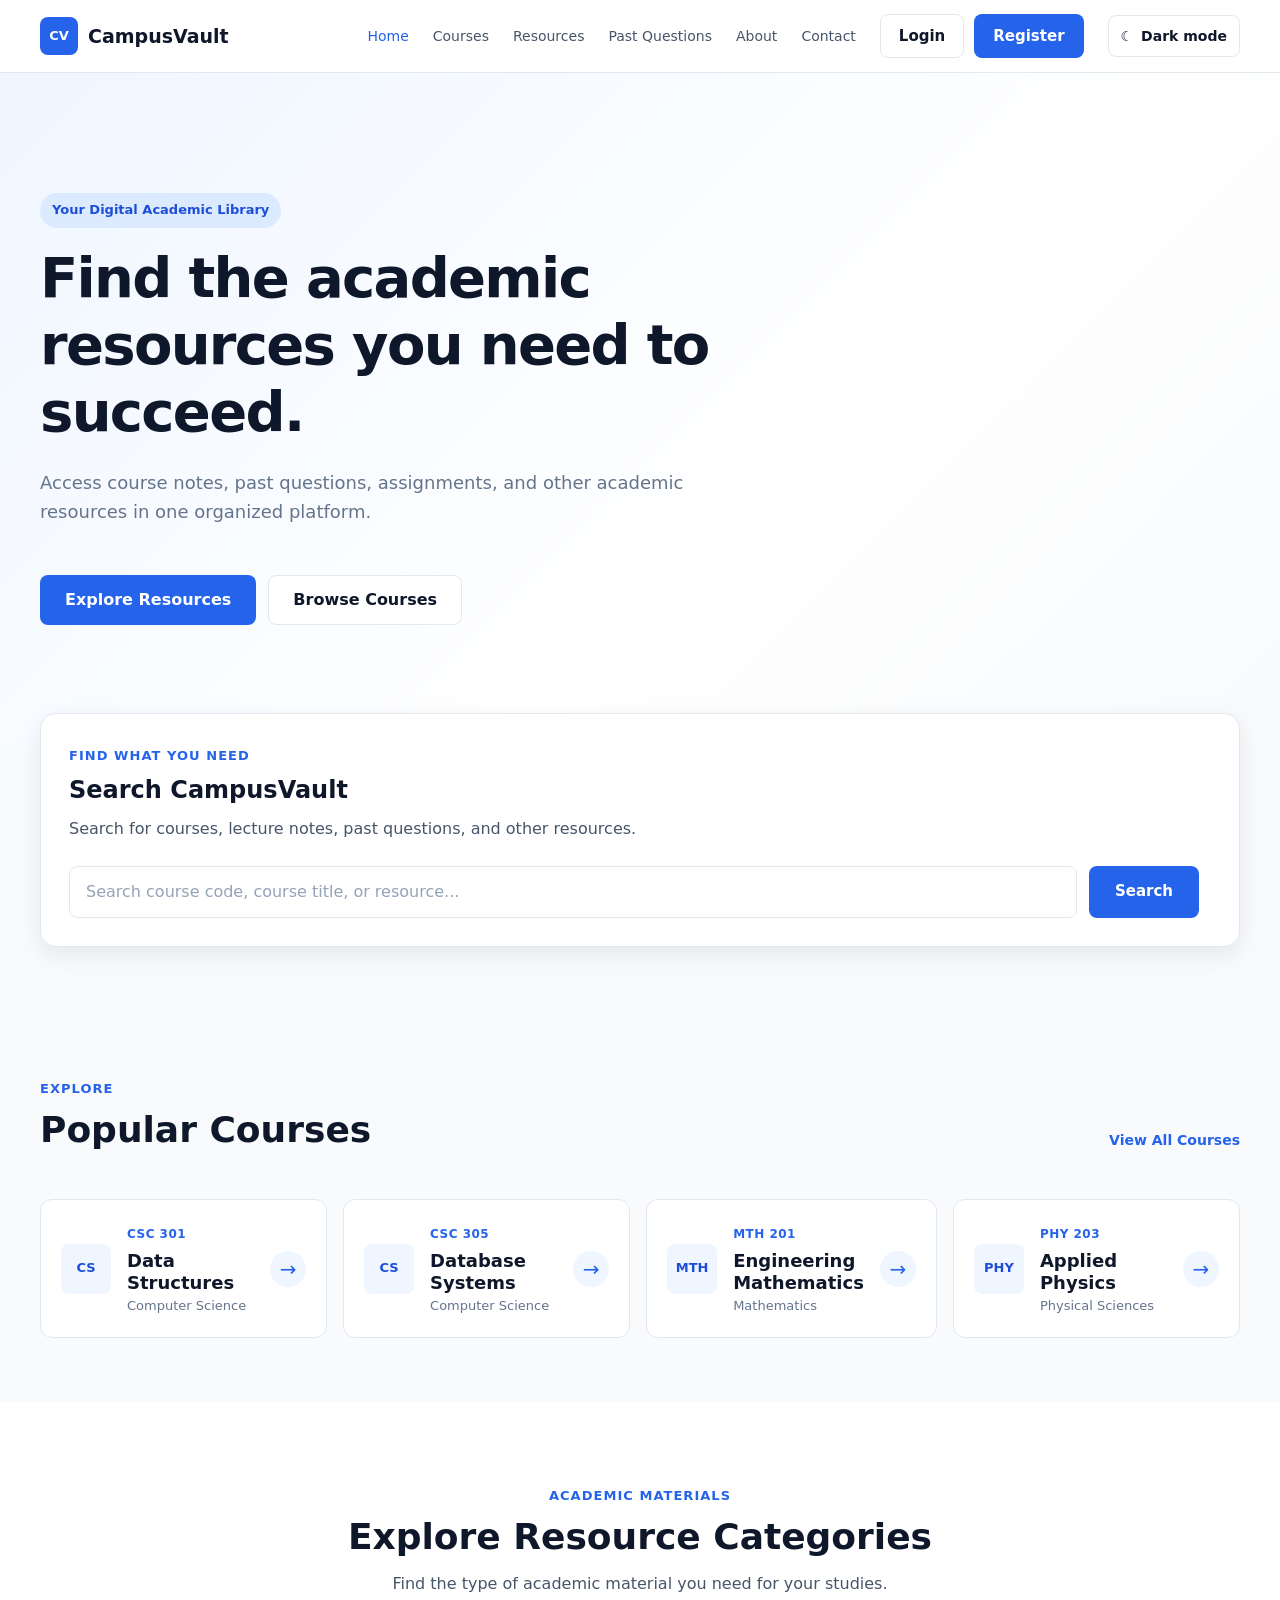
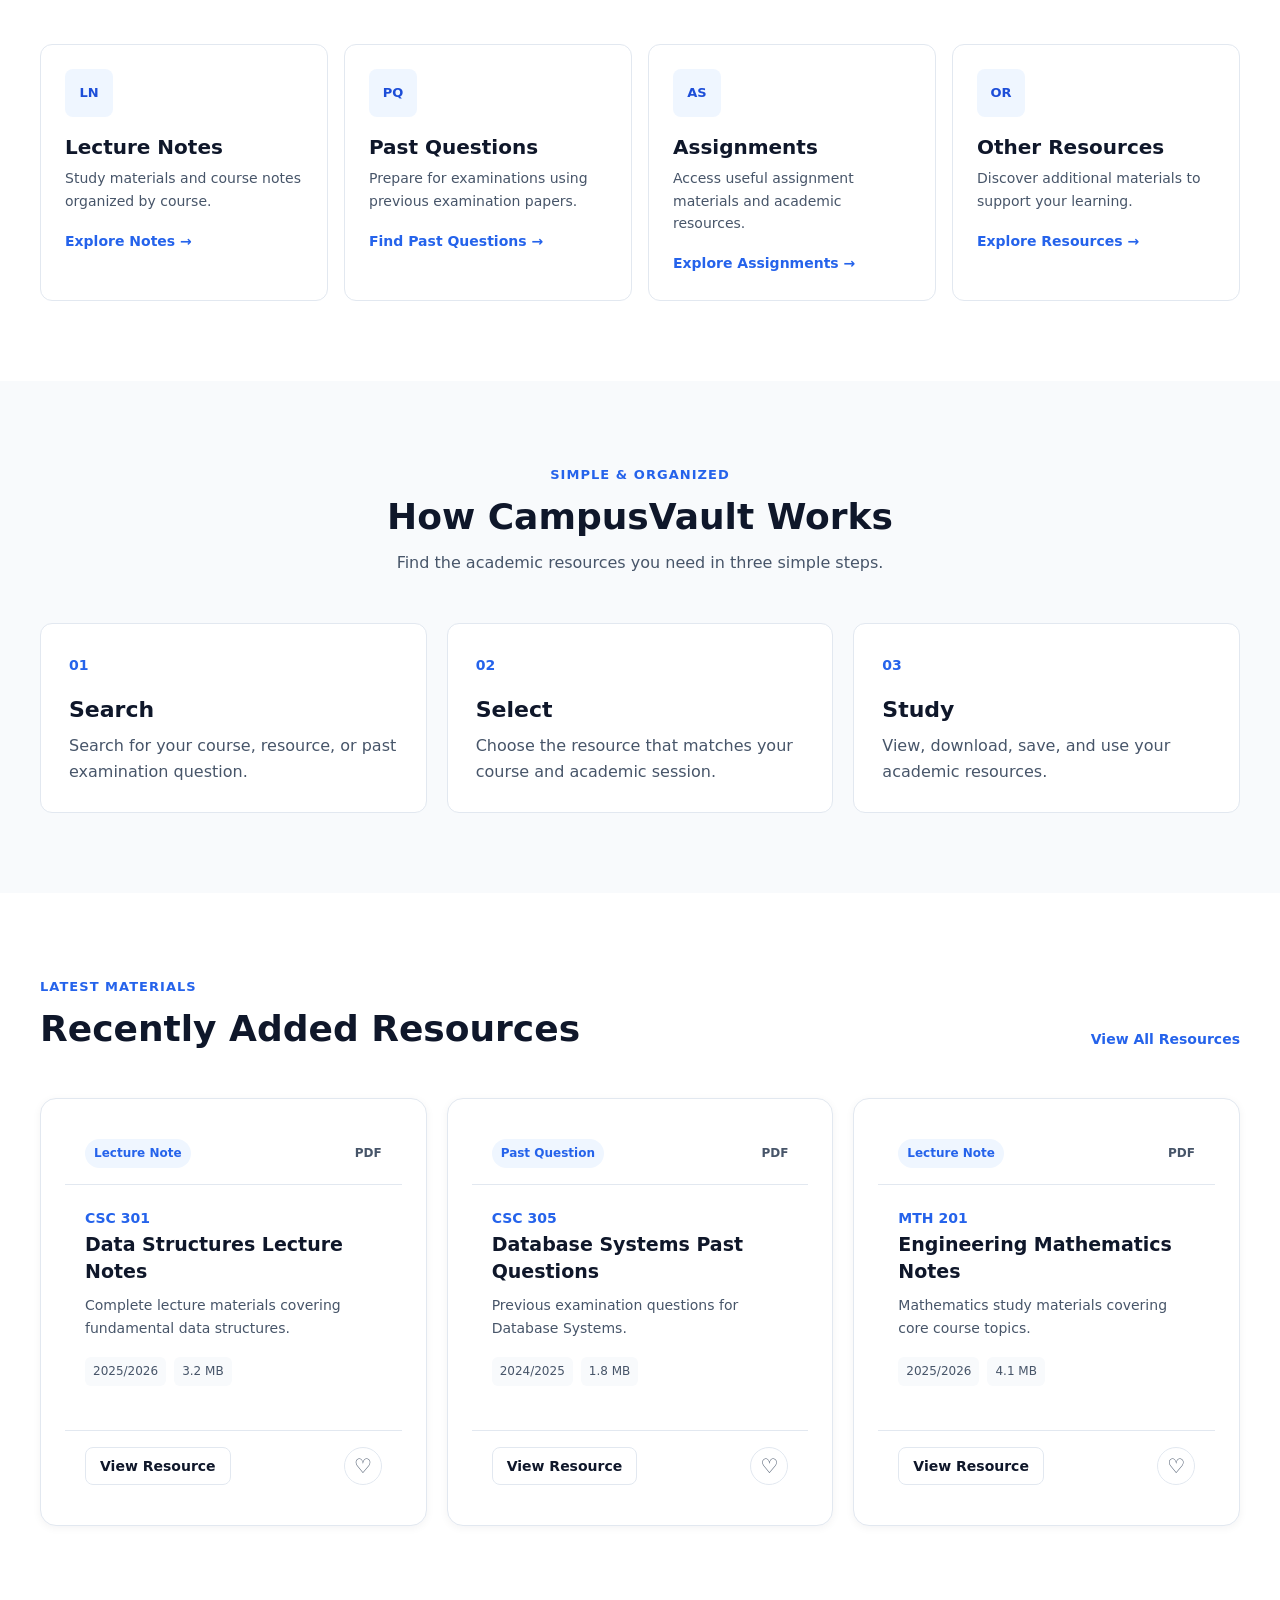
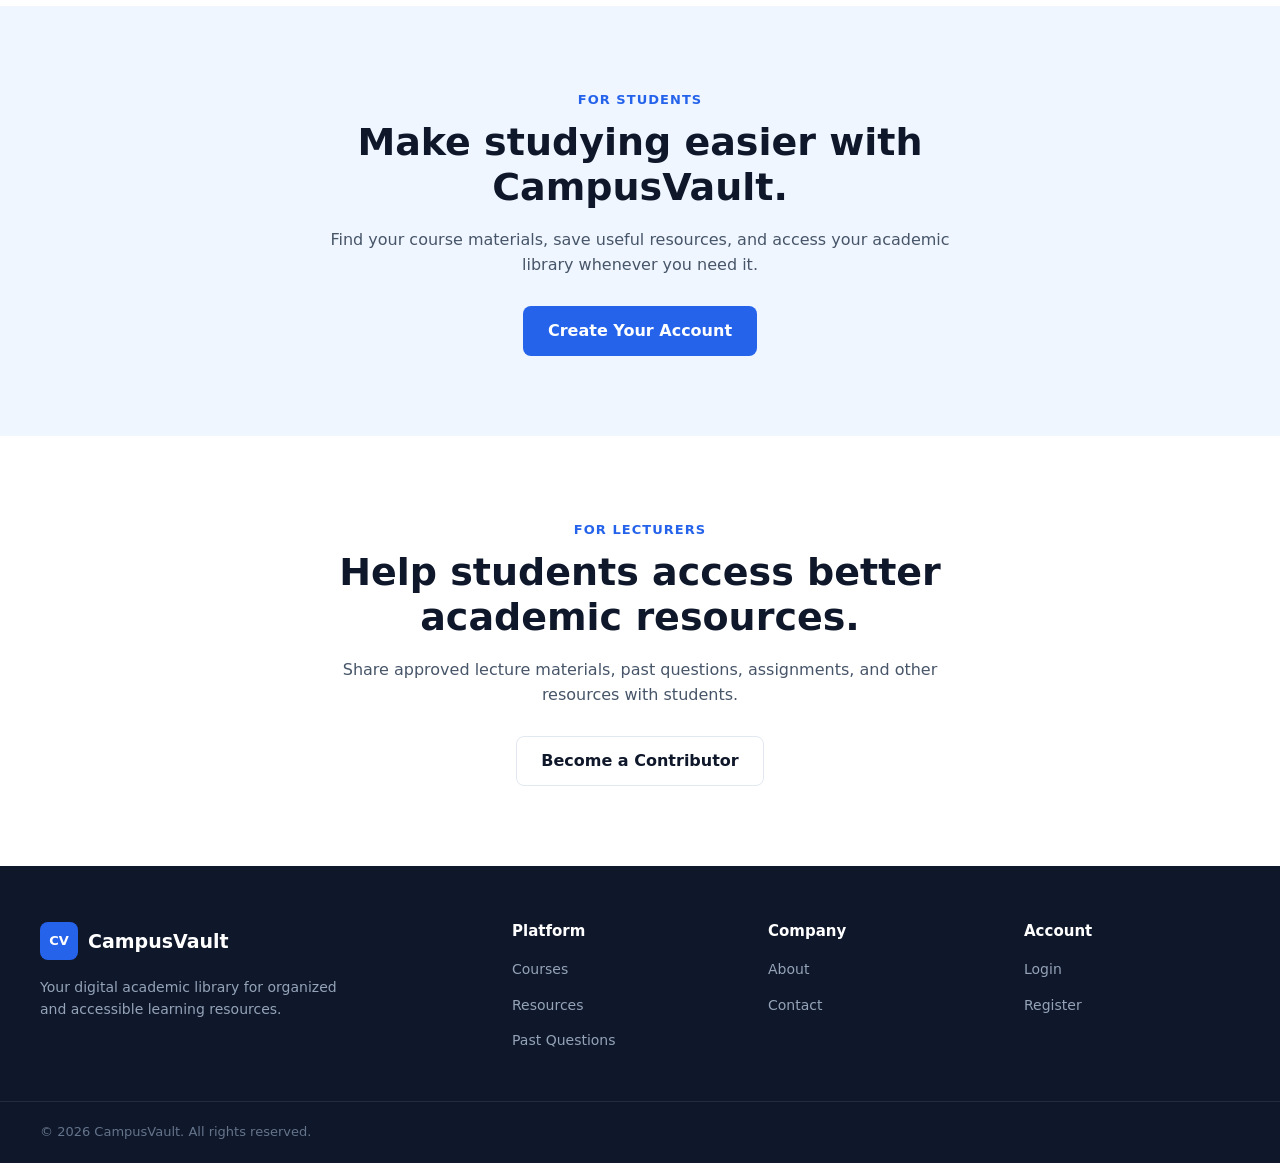
<file: index.html>
<!DOCTYPE html>
<html lang="en">
<head>
    <meta charset="UTF-8">

    <meta name="viewport" content="width=device-width, initial-scale=1.0">

    <meta
        name="description"
        content="CampusVault is a digital academic library for students and lecturers to access course notes, past questions, assignments, and other educational resources."
    >

    <title>CampusVault | Your Digital Academic Library</title>

    <!-- Main stylesheet -->
    <link rel="stylesheet" href="css/style.css">

    <!-- Responsive stylesheet -->
    <link rel="stylesheet" href="css/responsive.css">
    <script src="js/theme.js" defer></script>
</head>

<body>

    <!-- =========================
         HEADER
    ========================== -->
    <header class="site-header">

        <div class="container header-container">

            <!-- Logo -->
            <a href="index.html" class="logo" aria-label="CampusVault Home">
                <span class="logo-icon">CV</span>
                <span class="logo-text">CampusVault</span>
            </a>

            <!-- Desktop Navigation -->
            <nav class="main-navigation" aria-label="Main navigation">

                <ul class="nav-list">
                    <li>
                        <a href="index.html" class="nav-link active">Home</a>
                    </li>

                    <li>
                        <a href="pages/courses.html" class="nav-link">Courses</a>
                    </li>

                    <li>
                        <a href="pages/resources.html" class="nav-link">Resources</a>
                    </li>

                    <li>
                        <a href="pages/past-questions.html" class="nav-link">
                            Past Questions
                        </a>
                    </li>

                    <li>
                        <a href="pages/about.html" class="nav-link">About</a>
                    </li>

                    <li>
                        <a href="pages/contact.html" class="nav-link">Contact</a>
                    </li>
                </ul>

            </nav>

            <!-- Authentication Actions -->
            <div class="header-actions">

                <a href="pages/auth/login.html" class="btn btn-secondary">
                    Login
                </a>

                <a href="pages/auth/register.html" class="btn btn-primary">
                    Register
                </a>

            </div>

            <button
                class="theme-toggle"
                type="button"
                aria-label="Switch to dark mode"
                aria-pressed="false"
            >
                <span class="theme-toggle-icon" aria-hidden="true">☾</span>
                <span class="theme-toggle-label">Dark mode</span>
            </button>

            <!-- Mobile Menu Button -->
            <button
                class="mobile-menu-toggle"
                type="button"
                aria-label="Open navigation menu"
                aria-expanded="false"
                aria-controls="mobile-navigation"
            >
                <span></span>
                <span></span>
                <span></span>
            </button>

        </div>

        <!-- Mobile Navigation -->
        <nav
            id="mobile-navigation"
            class="mobile-navigation"
            aria-label="Mobile navigation"
        >

            <a href="index.html">Home</a>

            <a href="pages/courses.html">Courses</a>

            <a href="pages/resources.html">Resources</a>

            <a href="pages/past-questions.html">Past Questions</a>

            <a href="pages/about.html">About</a>

            <a href="pages/contact.html">Contact</a>

            <a href="pages/auth/login.html">Login</a>

            <a href="pages/auth/register.html">Register</a>

        </nav>

    </header>


    <main>

        <!-- =========================
             HERO SECTION
        ========================== -->
        <section class="hero-section">

            <div class="container hero-container">

                <div class="hero-content">

                    <span class="hero-badge">
                        Your Digital Academic Library
                    </span>

                    <h1>
                        Find the academic resources
                        you need to succeed.
                    </h1>

                    <p class="hero-description">
                        Access course notes, past questions, assignments,
                        and other academic resources in one organized
                        platform.
                    </p>

                    <div class="hero-actions">

                        <a
                            href="pages/resources.html"
                            class="btn btn-primary btn-large"
                        >
                            Explore Resources
                        </a>

                        <a
                            href="pages/courses.html"
                            class="btn btn-secondary btn-large"
                        >
                            Browse Courses
                        </a>

                    </div>

                </div>

            </div>

        </section>


        <!-- =========================
             SEARCH SECTION
        ========================== -->
        <section class="search-section">

            <div class="container">

                <div class="search-box">

                    <div class="section-heading search-heading">

                        <span class="section-label">
                            FIND WHAT YOU NEED
                        </span>

                        <h2>
                            Search CampusVault
                        </h2>

                        <p>
                            Search for courses, lecture notes,
                            past questions, and other resources.
                        </p>

                    </div>

                    <form
                        class="resource-search-form"
                        id="resource-search-form"

                    >

                        <div class="search-input-wrapper">

                            <label
                                for="resource-search"
                                class="visually-hidden"
                            >
                                Search academic resources
                            </label>

                            <input
                                type="search"
                                id="resource-search"
                                name="search"
                                class="search-input"
                                placeholder="Search course code, course title, or resource..."
                                autocomplete="off"
                            >

                        </div>

                        <button
                            type="submit"
                            class="btn btn-primary search-button"
                        >
                            Search
                        </button>

                        <p
                           class="search-message"
                           id="search-message"
                           aria-live="polite"
                        ></p>
                    </form>

                </div>

            </div>

        </section>


        <!-- =========================
             POPULAR COURSES
        ========================== -->
        <section class="courses-section">

            <div class="container">

                <div class="section-heading">

                    <div>
                        <span class="section-label">
                            EXPLORE
                        </span>

                        <h2>
                            Popular Courses
                        </h2>
                    </div>

                    <a
                        href="pages/courses.html"
                        class="text-link"
                    >
                        View All Courses
                    </a>

                </div>


                <div class="course-grid">

                    <!-- Course Card -->
                    <article class="course-card">

                        <div class="course-icon">
                            CS
                        </div>

                        <div class="course-content">

                            <span class="course-code">
                                CSC 301
                            </span>

                            <h3>
                                Data Structures
                            </h3>

                            <p>
                                Computer Science
                            </p>

                        </div>

                        <a
                            href="pages/resources.html?search=CSC%20301"
                            class="course-link"
                            aria-label="View CSC 301 resources"
                        >
                            →
                        </a>

                    </article>


                    <!-- Course Card -->
                    <article class="course-card">

                        <div class="course-icon">
                            CS
                        </div>

                        <div class="course-content">

                            <span class="course-code">
                                CSC 305
                            </span>

                            <h3>
                                Database Systems
                            </h3>

                            <p>
                                Computer Science
                            </p>

                        </div>

                        <a
                            href="pages/resources.html?search=CSC%20305"
                            class="course-link"
                            aria-label="View CSC 305 resources"
                        >
                            →
                        </a>

                    </article>


                    <!-- Course Card -->
                    <article class="course-card">

                        <div class="course-icon">
                            MTH
                        </div>

                        <div class="course-content">

                            <span class="course-code">
                                MTH 201
                            </span>

                            <h3>
                                Engineering Mathematics
                            </h3>

                            <p>
                                Mathematics
                            </p>

                        </div>

                        <a
                            href="pages/resources.html?search=MTH%20201"
                            class="course-link"
                            aria-label="View MTH 201 resources"
                        >
                            →
                        </a>

                    </article>


                    <!-- Course Card -->
                    <article class="course-card">

                        <div class="course-icon">
                            PHY
                        </div>

                        <div class="course-content">

                            <span class="course-code">
                                PHY 203
                            </span>

                            <h3>
                                Applied Physics
                            </h3>

                            <p>
                                Physical Sciences
                            </p>

                        </div>

                        <a
                            href="pages/resources.html?search=PHY%20203"
                            class="course-link"
                            aria-label="View PHY 203 resources"
                        >
                            →
                        </a>

                    </article>

                </div>

            </div>

        </section>


        <!-- =========================
             RESOURCE CATEGORIES
        ========================== -->
        <section class="categories-section">

            <div class="container">

                <div class="section-heading centered">

                    <span class="section-label">
                        ACADEMIC MATERIALS
                    </span>

                    <h2>
                        Explore Resource Categories
                    </h2>

                    <p>
                        Find the type of academic material
                        you need for your studies.
                    </p>

                </div>


                <div class="category-grid">

                    <a
                        href="pages/resources.html"
                        class="category-card"
                    >

                        <div class="category-icon">
                            LN
                        </div>

                        <h3>
                            Lecture Notes
                        </h3>

                        <p>
                            Study materials and course notes
                            organized by course.
                        </p>

                        <span class="category-link">
                            Explore Notes →
                        </span>

                    </a>


                    <a
                        href="pages/past-questions.html"
                        class="category-card"
                    >

                        <div class="category-icon">
                            PQ
                        </div>

                        <h3>
                            Past Questions
                        </h3>

                        <p>
                            Prepare for examinations using
                            previous examination papers.
                        </p>

                        <span class="category-link">
                            Find Past Questions →
                        </span>

                    </a>


                    <a
                        href="pages/resources.html"
                        class="category-card"
                    >

                        <div class="category-icon">
                            AS
                        </div>

                        <h3>
                            Assignments
                        </h3>

                        <p>
                            Access useful assignment materials
                            and academic resources.
                        </p>

                        <span class="category-link">
                            Explore Assignments →
                        </span>

                    </a>


                    <a
                        href="pages/resources.html"
                        class="category-card"
                    >

                        <div class="category-icon">
                            OR
                        </div>

                        <h3>
                            Other Resources
                        </h3>

                        <p>
                            Discover additional materials
                            to support your learning.
                        </p>

                        <span class="category-link">
                            Explore Resources →
                        </span>

                    </a>

                </div>

            </div>

        </section>


        <!-- =========================
             HOW IT WORKS
        ========================== -->
        <section class="how-it-works-section">

            <div class="container">

                <div class="section-heading centered">

                    <span class="section-label">
                        SIMPLE & ORGANIZED
                    </span>

                    <h2>
                        How CampusVault Works
                    </h2>

                    <p>
                        Find the academic resources you need
                        in three simple steps.
                    </p>

                </div>


                <div class="steps-grid">

                    <article class="step-card">

                        <span class="step-number">
                            01
                        </span>

                        <h3>
                            Search
                        </h3>

                        <p>
                            Search for your course, resource,
                            or past examination question.
                        </p>

                    </article>


                    <article class="step-card">

                        <span class="step-number">
                            02
                        </span>

                        <h3>
                            Select
                        </h3>

                        <p>
                            Choose the resource that matches
                            your course and academic session.
                        </p>

                    </article>


                    <article class="step-card">

                        <span class="step-number">
                            03
                        </span>

                        <h3>
                            Study
                        </h3>

                        <p>
                            View, download, save, and use
                            your academic resources.
                        </p>

                    </article>

                </div>

            </div>

        </section>


        <!-- =========================
             RECENT RESOURCES
        ========================== -->
        <section class="resources-section">

            <div class="container">

                <div class="section-heading">

                    <div>
                        <span class="section-label">
                            LATEST MATERIALS
                        </span>

                        <h2>
                            Recently Added Resources
                        </h2>
                    </div>

                    <a
                        href="pages/resources.html"
                        class="text-link"
                    >
                        View All Resources
                    </a>

                </div>


                <div class="resource-grid">

                    <!-- Resource Card -->
                    <article class="resource-card">

                        <div class="resource-card-header">

                            <span class="resource-type">
                                Lecture Note
                            </span>

                            <span class="file-type">
                                PDF
                            </span>

                        </div>

                        <div class="resource-card-body">

                            <span class="resource-course">
                                CSC 301
                            </span>

                            <h3>
                                Data Structures Lecture Notes
                            </h3>

                            <p>
                                Complete lecture materials covering
                                fundamental data structures.
                            </p>

                            <div class="resource-meta">

                                <span>
                                    2025/2026
                                </span>

                                <span>
                                    3.2 MB
                                </span>

                            </div>

                        </div>

                        <div class="resource-card-footer">

                            <a
                                href="pages/resources-details.html?id=csc301-data-structures"
                                class="btn btn-secondary btn-small"
                            >
                                View Resource
                            </a>

                            <button
                                type="button"
                                class="icon-button"
                                data-resource-id="csc301-data-structures"
                                data-resource-title="Data Structures Lecture Notes"
                                aria-label="Save Data Structures Lecture Notes"
                                aria-pressed="false"
                            >
                                ♡
                            </button>

                        </div>

                    </article>


                    <!-- Resource Card -->
                    <article class="resource-card">

                        <div class="resource-card-header">

                            <span class="resource-type">
                                Past Question
                            </span>

                            <span class="file-type">
                                PDF
                            </span>

                        </div>

                        <div class="resource-card-body">

                            <span class="resource-course">
                                CSC 305
                            </span>

                            <h3>
                                Database Systems Past Questions
                            </h3>

                            <p>
                                Previous examination questions for
                                Database Systems.
                            </p>

                            <div class="resource-meta">

                                <span>
                                    2024/2025
                                </span>

                                <span>
                                    1.8 MB
                                </span>

                            </div>

                        </div>

                        <div class="resource-card-footer">

                            <a
                                href="pages/resources-details.html?id=csc305-database"
                                class="btn btn-secondary btn-small"
                            >
                                View Resource
                            </a>

                            <button
                                type="button"
                                class="icon-button"
                                data-resource-id="csc305-database"
                                data-resource-title="Database Systems Past Questions"
                                aria-label="Save Database Systems Past Questions"
                                aria-pressed="false"
                            >
                                ♡
                            </button>

                        </div>

                    </article>


                    <!-- Resource Card -->
                    <article class="resource-card">

                        <div class="resource-card-header">

                            <span class="resource-type">
                                Lecture Note
                            </span>

                            <span class="file-type">
                                PDF
                            </span>

                        </div>

                        <div class="resource-card-body">

                            <span class="resource-course">
                                MTH 201
                            </span>

                            <h3>
                                Engineering Mathematics Notes
                            </h3>

                            <p>
                                Mathematics study materials covering
                                core course topics.
                            </p>

                            <div class="resource-meta">

                                <span>
                                    2025/2026
                                </span>

                                <span>
                                    4.1 MB
                                </span>

                            </div>

                        </div>

                        <div class="resource-card-footer">

                            <a
                                href="pages/resources-details.html?id=mth201-engineering-mathematics"
                                class="btn btn-secondary btn-small"
                            >
                                View Resource
                            </a>

                            <button
                                type="button"
                                class="icon-button"
                                data-resource-id="mth201-engineering-mathematics"
                                data-resource-title="Engineering Mathematics Notes"
                                aria-label="Save Engineering Mathematics Notes"
                                aria-pressed="false"
                            >
                                ♡
                            </button>

                        </div>

                    </article>

                </div>

            </div>

        </section>


        <!-- =========================
             STUDENT CTA
        ========================== -->
        <section class="cta-section student-cta">

            <div class="container cta-container">

                <div class="cta-content">

                    <span class="section-label">
                        FOR STUDENTS
                    </span>

                    <h2>
                        Make studying easier with
                        CampusVault.
                    </h2>

                    <p>
                        Find your course materials, save useful
                        resources, and access your academic library
                        whenever you need it.
                    </p>

                    <a
                        href="pages/auth/register.html"
                        class="btn btn-primary btn-large"
                    >
                        Create Your Account
                    </a>

                </div>

            </div>

        </section>


        <!-- =========================
             LECTURER CTA
        ========================== -->
        <section class="cta-section lecturer-cta">

            <div class="container cta-container">

                <div class="cta-content">

                    <span class="section-label">
                        FOR LECTURERS
                    </span>

                    <h2>
                        Help students access
                        better academic resources.
                    </h2>

                    <p>
                        Share approved lecture materials, past questions,
                        assignments, and other resources with students.
                    </p>

                    <a
                        href="pages/auth/register.html"
                        class="btn btn-secondary btn-large"
                    >
                        Become a Contributor
                    </a>

                </div>

            </div>

        </section>

    </main>


    <!-- =========================
         FOOTER
    ========================== -->
    <footer class="site-footer">

        <div class="container footer-container">

            <div class="footer-brand">

                <a
                    href="index.html"
                    class="logo footer-logo"
                    aria-label="CampusVault Home"
                >
                    <span class="logo-icon">CV</span>
                    <span class="logo-text">CampusVault</span>
                </a>

                <p>
                    Your digital academic library for
                    organized and accessible learning resources.
                </p>

            </div>


            <div class="footer-column">

                <h3>
                    Platform
                </h3>

                <ul>
                    <li>
                        <a href="pages/courses.html">Courses</a>
                    </li>

                    <li>
                        <a href="pages/resources.html">Resources</a>
                    </li>

                    <li>
                        <a href="pages/past-questions.html">
                            Past Questions
                        </a>
                    </li>
                </ul>

            </div>


            <div class="footer-column">

                <h3>
                    Company
                </h3>

                <ul>
                    <li>
                        <a href="pages/about.html">About</a>
                    </li>

                    <li>
                        <a href="pages/contact.html">Contact</a>
                    </li>
                </ul>

            </div>


            <div class="footer-column">

                <h3>
                    Account
                </h3>

                <ul>
                    <li>
                        <a href="pages/auth/login.html">
                            Login
                        </a>
                    </li>

                    <li>
                        <a href="pages/auth/register.html">
                            Register
                        </a>
                    </li>
                </ul>

            </div>

        </div>


        <div class="footer-bottom">

            <div class="container">

                <p>
                    &copy; 2026 CampusVault. All rights reserved.
                </p>

            </div>

        </div>

    </footer>


    <script src="js/navigation.js"></script>
    <script src="js/search.js"></script>
    <script src="js/home-saved.js"></script>
</body>
</html>
</file>
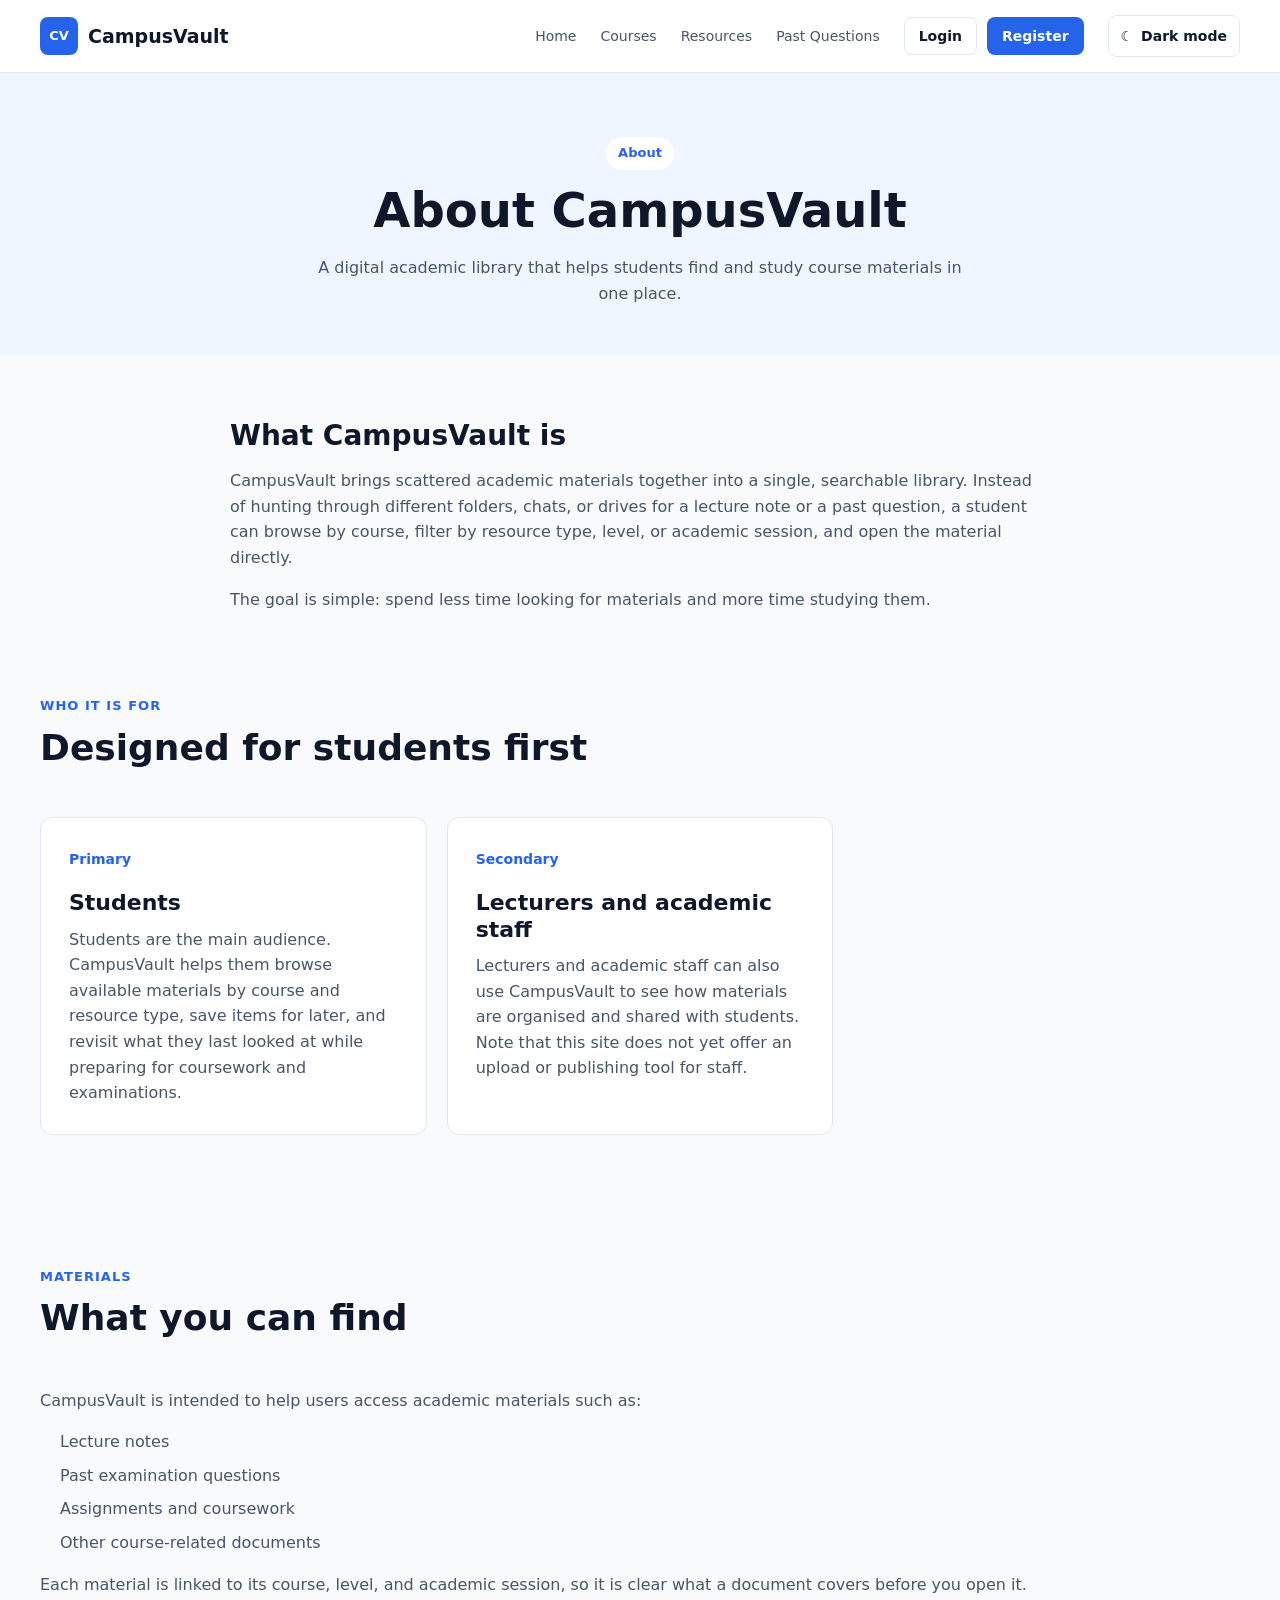
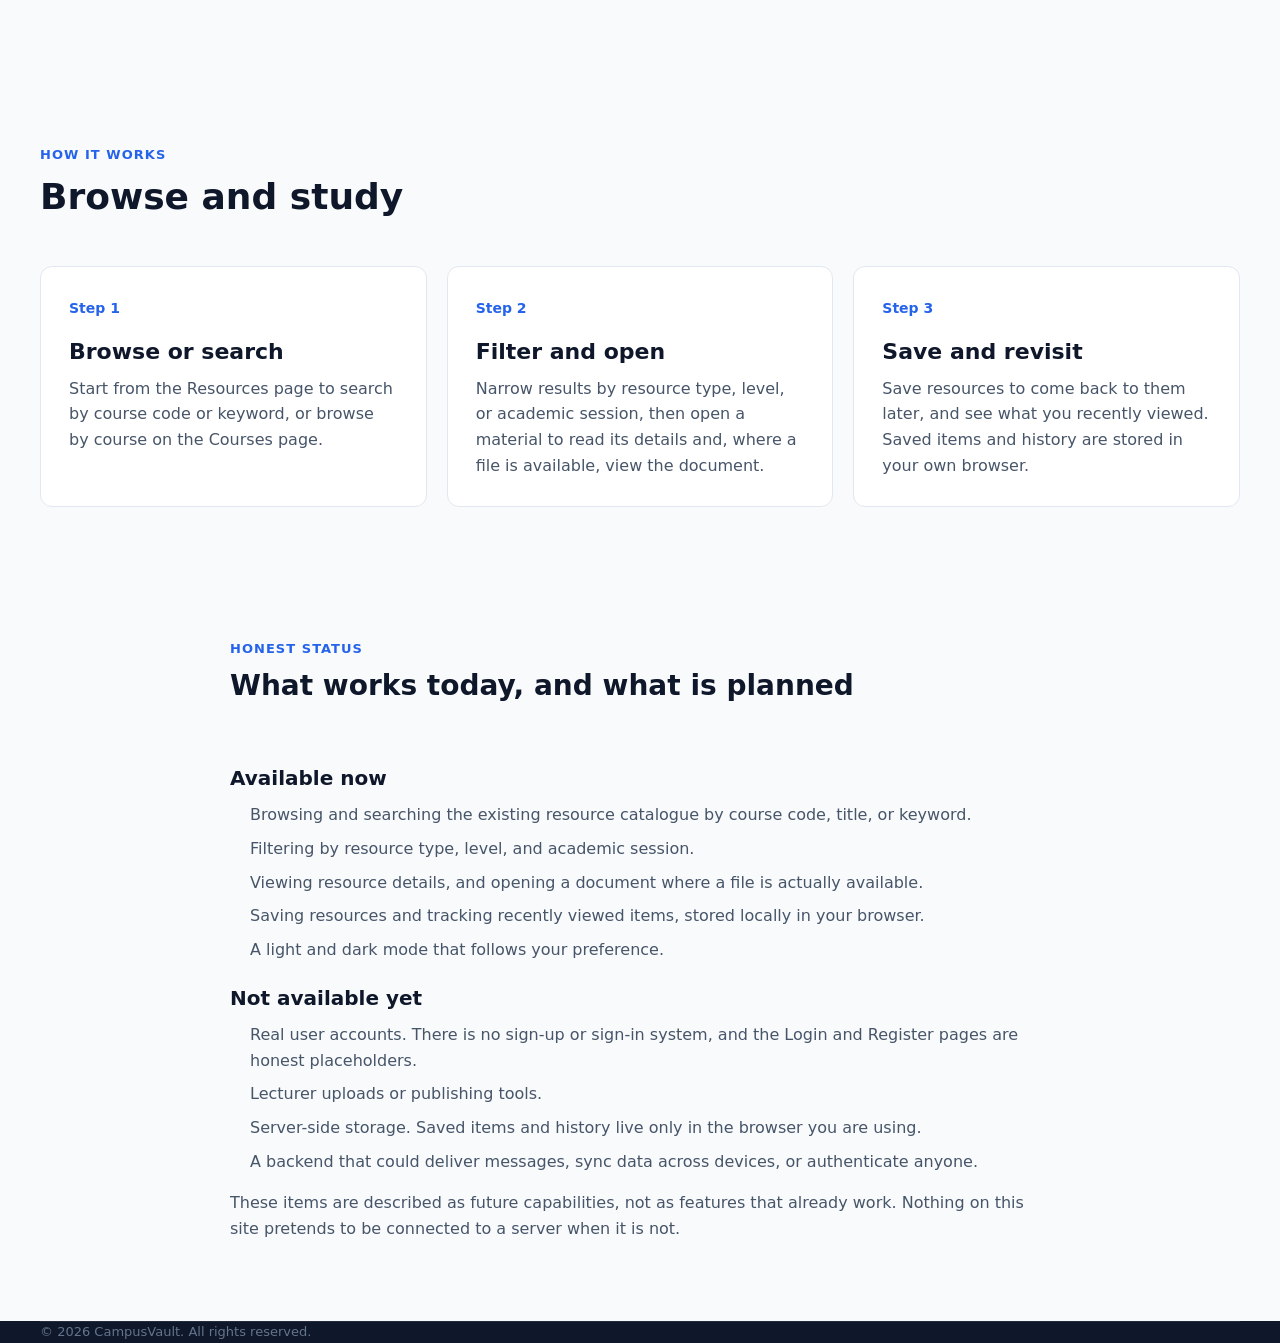
<file: pages/about.html>
<!DOCTYPE html>
<html lang="en">
<head>
    <meta charset="UTF-8">
    <meta name="viewport" content="width=device-width, initial-scale=1.0">

    <meta
        name="description"
        content="About CampusVault, your digital academic library."
    >

    <title>About | CampusVault</title>

    <link rel="stylesheet" href="../css/style.css">
    <link rel="stylesheet" href="../css/responsive.css">
    <script src="../js/theme.js" defer></script>
</head>

<body>

    <header class="site-header">

        <div class="container header-inner">

            <a href="../index.html" class="logo">
                <span class="logo-icon">CV</span>
                <span class="logo-text">CampusVault</span>
            </a>

            <nav class="desktop-navigation" aria-label="Main navigation">
                <a href="../index.html">Home</a>
                <a href="courses.html">Courses</a>
                <a href="resources.html">Resources</a>
                <a href="past-questions.html">Past Questions</a>
            </nav>

            <div class="header-actions">
                <a href="auth/login.html" class="btn btn-secondary btn-small">
                    Login
                </a>

                <a href="auth/register.html" class="btn btn-primary btn-small">
                    Register
                </a>
            </div>

            <button
                class="theme-toggle"
                type="button"
                aria-label="Switch to dark mode"
                aria-pressed="false"
            >
                <span class="theme-toggle-icon" aria-hidden="true">☾</span>
                <span class="theme-toggle-label">Dark mode</span>
            </button>

            <button
                class="mobile-menu-toggle"
                type="button"
                aria-label="Open navigation menu"
                aria-expanded="false"
                aria-controls="mobile-navigation"
            >
                <span></span>
                <span></span>
                <span></span>
            </button>

        </div>

        <nav
            class="mobile-navigation"
            id="mobile-navigation"
            aria-label="Mobile navigation"
        >
            <a href="../index.html">Home</a>
            <a href="courses.html">Courses</a>
            <a href="resources.html">Resources</a>
            <a href="past-questions.html">Past Questions</a>
            <a href="auth/login.html">Login</a>
            <a href="auth/register.html">Register</a>
        </nav>

    </header>

    <main>

        <section class="page-header">
            <div class="container">

                <span class="section-badge">
                    About
                </span>

                <h1>About CampusVault</h1>

                <p>
                    A digital academic library that helps students
                    find and study course materials in one place.
                </p>

            </div>
        </section>

        <section class="about-intro-section">
            <div class="container about-container">

                <h2>What CampusVault is</h2>

                <p>
                    CampusVault brings scattered academic materials
                    together into a single, searchable library.
                    Instead of hunting through different folders,
                    chats, or drives for a lecture note or a past
                    question, a student can browse by course, filter
                    by resource type, level, or academic session, and
                    open the material directly.
                </p>

                <p>
                    The goal is simple: spend less time looking for
                    materials and more time studying them.
                </p>

            </div>
        </section>

        <section class="about-audience-section">
            <div class="container">

                <div class="section-heading">
                    <div>
                        <span class="section-label">
                            WHO IT IS FOR
                        </span>

                        <h2>Designed for students first</h2>
                    </div>
                </div>

                <div class="steps-grid">

                    <article class="step-card">
                        <span class="step-number">Primary</span>
                        <h3>Students</h3>
                        <p>
                            Students are the main audience. CampusVault
                            helps them browse available materials by
                            course and resource type, save items for
                            later, and revisit what they last looked
                            at while preparing for coursework and
                            examinations.
                        </p>
                    </article>

                    <article class="step-card">
                        <span class="step-number">Secondary</span>
                        <h3>Lecturers and academic staff</h3>
                        <p>
                            Lecturers and academic staff can also use
                            CampusVault to see how materials are
                            organised and shared with students. Note
                            that this site does not yet offer an upload
                            or publishing tool for staff.
                        </p>
                    </article>

                </div>

            </div>
        </section>

        <section class="about-materials-section">
            <div class="container">

                <div class="section-heading">
                    <div>
                        <span class="section-label">
                            MATERIALS
                        </span>

                        <h2>What you can find</h2>
                    </div>
                </div>

                <p>
                    CampusVault is intended to help users access
                    academic materials such as:
                </p>

                <ul class="about-list">
                    <li>Lecture notes</li>
                    <li>Past examination questions</li>
                    <li>Assignments and coursework</li>
                    <li>Other course-related documents</li>
                </ul>

                <p>
                    Each material is linked to its course, level, and
                    academic session, so it is clear what a document
                    covers before you open it.
                </p>

            </div>
        </section>

        <section class="about-how-section">
            <div class="container">

                <div class="section-heading">
                    <div>
                        <span class="section-label">
                            HOW IT WORKS
                        </span>

                        <h2>Browse and study</h2>
                    </div>
                </div>

                <div class="steps-grid">

                    <article class="step-card">
                        <span class="step-number">Step 1</span>
                        <h3>Browse or search</h3>
                        <p>
                            Start from the
                            <a href="resources.html">Resources page</a>
                            to search by course code or keyword, or
                            browse by course on the
                            <a href="courses.html">Courses page</a>.
                        </p>
                    </article>

                    <article class="step-card">
                        <span class="step-number">Step 2</span>
                        <h3>Filter and open</h3>
                        <p>
                            Narrow results by resource type, level, or
                            academic session, then open a material to
                            read its details and, where a file is
                            available, view the document.
                        </p>
                    </article>

                    <article class="step-card">
                        <span class="step-number">Step 3</span>
                        <h3>Save and revisit</h3>
                        <p>
                            Save resources to come back to them later,
                            and see what you recently viewed. Saved
                            items and history are stored in your own
                            browser.
                        </p>
                    </article>

                </div>

            </div>
        </section>

        <section class="about-status-section">
            <div class="container about-container">

                <div class="section-heading">
                    <div>
                        <span class="section-label">
                            HONEST STATUS
                        </span>

                        <h2>What works today, and what is planned</h2>
                    </div>
                </div>

                <h3>Available now</h3>

                <ul class="about-list">
                    <li>
                        Browsing and searching the existing resource
                        catalogue by course code, title, or keyword.
                    </li>
                    <li>
                        Filtering by resource type, level, and
                        academic session.
                    </li>
                    <li>
                        Viewing resource details, and opening a
                        document where a file is actually available.
                    </li>
                    <li>
                        Saving resources and tracking recently viewed
                        items, stored locally in your browser.
                    </li>
                    <li>
                        A light and dark mode that follows your
                        preference.
                    </li>
                </ul>

                <h3>Not available yet</h3>

                <ul class="about-list">
                    <li>
                        Real user accounts. There is no sign-up or
                        sign-in system, and the Login and Register
                        pages are honest placeholders.
                    </li>
                    <li>
                        Lecturer uploads or publishing tools.
                    </li>
                    <li>
                        Server-side storage. Saved items and history
                        live only in the browser you are using.
                    </li>
                    <li>
                        A backend that could deliver messages,
                        sync data across devices, or authenticate
                        anyone.
                    </li>
                </ul>

                <p>
                    These items are described as future capabilities,
                    not as features that already work. Nothing on
                    this site pretends to be connected to a server
                    when it is not.
                </p>

            </div>
        </section>

    </main>

    <footer class="site-footer">
        <div class="container">
            <div class="footer-bottom">
                <p>
                    &copy; 2026 CampusVault. All rights reserved.
                </p>
            </div>
        </div>
    </footer>

    <script src="../js/navigation.js"></script>
</body>
</html>
</file>
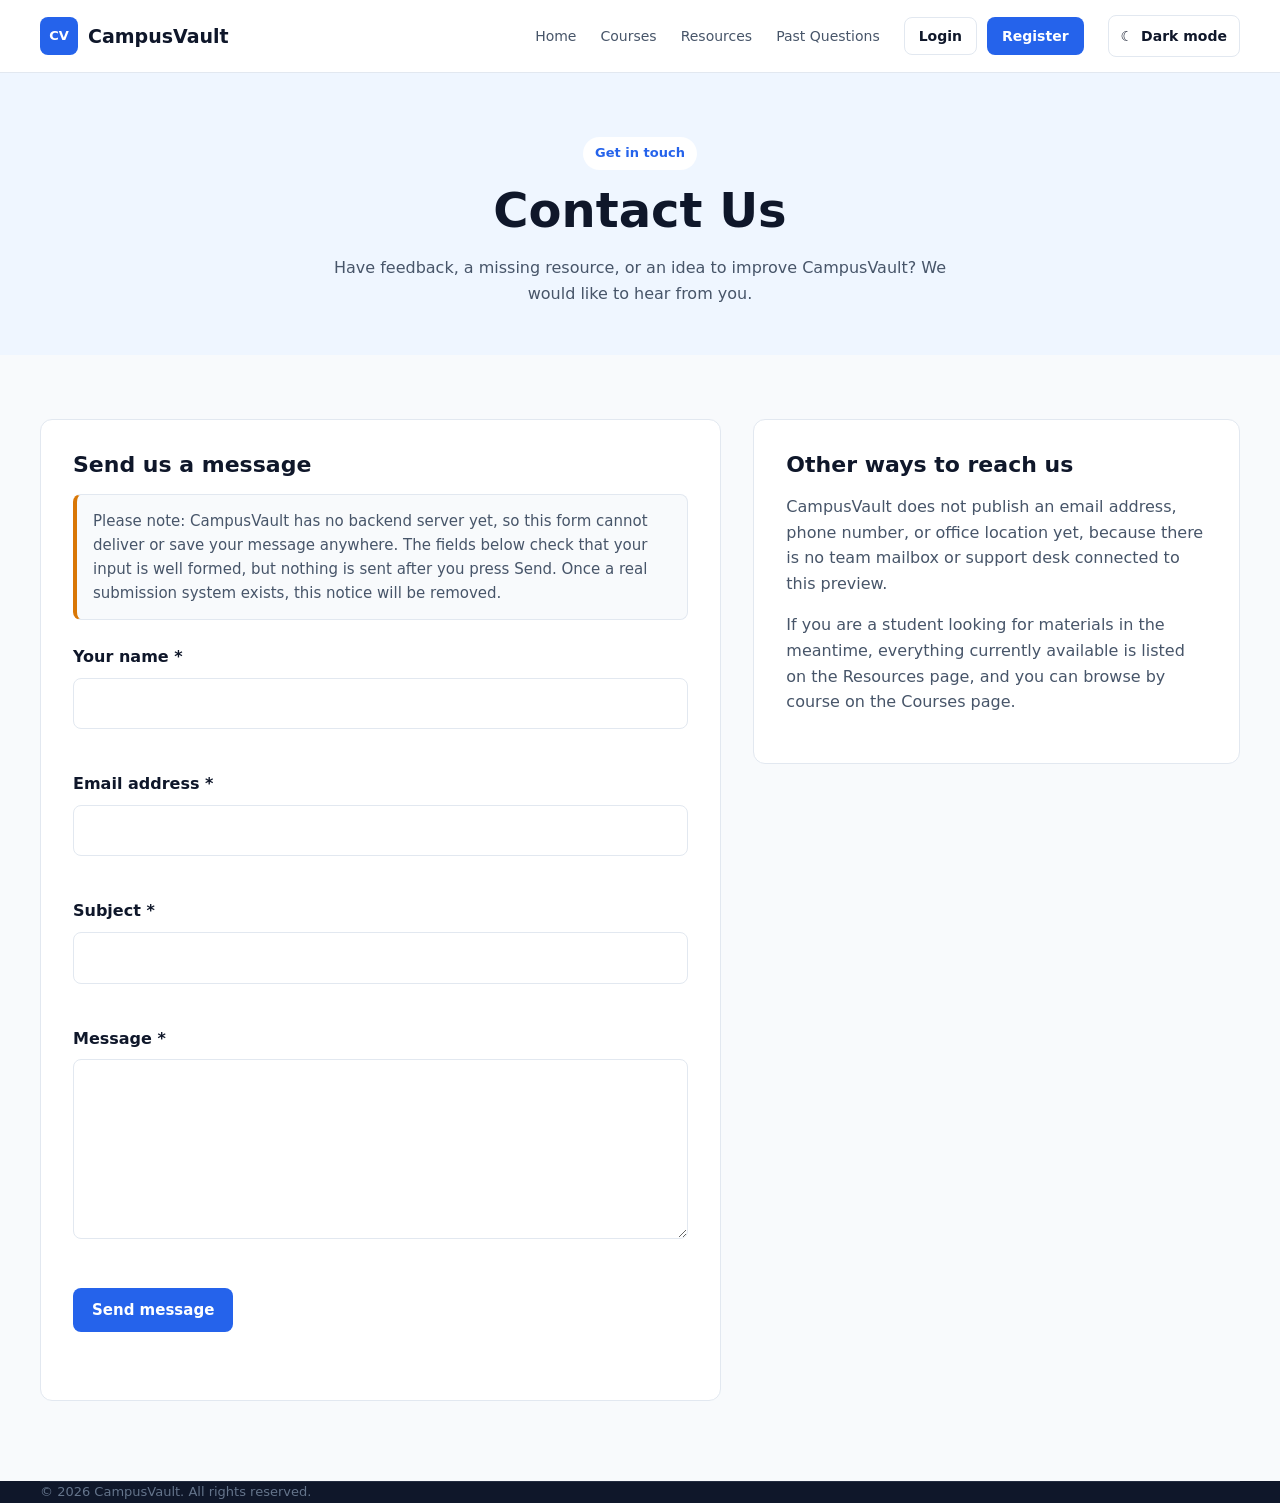
<file: pages/contact.html>
<!DOCTYPE html>
<html lang="en">
<head>
    <meta charset="UTF-8">
    <meta name="viewport" content="width=device-width, initial-scale=1.0">

    <meta
        name="description"
        content="Contact the CampusVault team."
    >

    <title>Contact | CampusVault</title>

    <link rel="stylesheet" href="../css/style.css">
    <link rel="stylesheet" href="../css/responsive.css">
    <script src="../js/theme.js" defer></script>
</head>

<body>

    <header class="site-header">

        <div class="container header-inner">

            <a href="../index.html" class="logo">
                <span class="logo-icon">CV</span>
                <span class="logo-text">CampusVault</span>
            </a>

            <nav class="desktop-navigation" aria-label="Main navigation">
                <a href="../index.html">Home</a>
                <a href="courses.html">Courses</a>
                <a href="resources.html">Resources</a>
                <a href="past-questions.html">Past Questions</a>
            </nav>

            <div class="header-actions">
                <a href="auth/login.html" class="btn btn-secondary btn-small">
                    Login
                </a>

                <a href="auth/register.html" class="btn btn-primary btn-small">
                    Register
                </a>
            </div>

            <button
                class="theme-toggle"
                type="button"
                aria-label="Switch to dark mode"
                aria-pressed="false"
            >
                <span class="theme-toggle-icon" aria-hidden="true">☾</span>
                <span class="theme-toggle-label">Dark mode</span>
            </button>

            <button
                class="mobile-menu-toggle"
                type="button"
                aria-label="Open navigation menu"
                aria-expanded="false"
                aria-controls="mobile-navigation"
            >
                <span></span>
                <span></span>
                <span></span>
            </button>

        </div>

        <nav
            class="mobile-navigation"
            id="mobile-navigation"
            aria-label="Mobile navigation"
        >
            <a href="../index.html">Home</a>
            <a href="courses.html">Courses</a>
            <a href="resources.html">Resources</a>
            <a href="past-questions.html">Past Questions</a>
            <a href="auth/login.html">Login</a>
            <a href="auth/register.html">Register</a>
        </nav>

    </header>

    <main>

        <section class="page-header">
            <div class="container">

                <span class="section-badge">
                    Get in touch
                </span>

                <h1>Contact Us</h1>

                <p>
                    Have feedback, a missing resource, or an idea to
                    improve CampusVault? We would like to hear from
                    you.
                </p>

            </div>
        </section>

        <section class="contact-section">
            <div class="container contact-container">

                <div class="contact-form-card">

                    <h2>Send us a message</h2>

                    <p
                        class="contact-notice"
                        role="note"
                    >
                        Please note: CampusVault has no backend
                        server yet, so this form cannot deliver or
                        save your message anywhere. The fields below
                        check that your input is well formed, but
                        nothing is sent after you press Send. Once a
                        real submission system exists, this notice
                        will be removed.
                    </p>

                    <form id="contact-form" novalidate>

                        <div class="contact-form-group">

                            <label for="contact-name">
                                Your name
                                <span aria-hidden="true">*</span>
                            </label>

                            <input
                                type="text"
                                id="contact-name"
                                name="name"
                                autocomplete="name"
                                required
                                aria-required="true"
                                aria-describedby="contact-name-error"
                            >

                            <p
                                class="contact-field-error"
                                id="contact-name-error"
                            ></p>

                        </div>

                        <div class="contact-form-group">

                            <label for="contact-email">
                                Email address
                                <span aria-hidden="true">*</span>
                            </label>

                            <input
                                type="email"
                                id="contact-email"
                                name="email"
                                autocomplete="email"
                                required
                                aria-required="true"
                                aria-describedby="contact-email-error"
                            >

                            <p
                                class="contact-field-error"
                                id="contact-email-error"
                            ></p>

                        </div>

                        <div class="contact-form-group">

                            <label for="contact-subject">
                                Subject
                                <span aria-hidden="true">*</span>
                            </label>

                            <input
                                type="text"
                                id="contact-subject"
                                name="subject"
                                required
                                aria-required="true"
                                aria-describedby="contact-subject-error"
                            >

                            <p
                                class="contact-field-error"
                                id="contact-subject-error"
                            ></p>

                        </div>

                        <div class="contact-form-group">

                            <label for="contact-message">
                                Message
                                <span aria-hidden="true">*</span>
                            </label>

                            <textarea
                                id="contact-message"
                                name="message"
                                rows="6"
                                required
                                aria-required="true"
                                aria-describedby="contact-message-error"
                            ></textarea>

                            <p
                                class="contact-field-error"
                                id="contact-message-error"
                            ></p>

                        </div>

                        <div class="contact-form-actions">

                            <button
                                type="submit"
                                class="btn btn-primary"
                            >
                                Send message
                            </button>

                        </div>

                        <p
                            id="contact-status"
                            class="contact-status"
                            role="status"
                            aria-live="polite"
                        ></p>

                    </form>

                </div>

                <aside class="contact-aside">

                    <h2>Other ways to reach us</h2>

                    <p>
                        CampusVault does not publish an email
                        address, phone number, or office location
                        yet, because there is no team mailbox or
                        support desk connected to this preview.
                    </p>

                    <p>
                        If you are a student looking for materials in
                        the meantime, everything currently available
                        is listed on the
                        <a href="resources.html">Resources page</a>,
                        and you can browse by course on the
                        <a href="courses.html">Courses page</a>.
                    </p>

                </aside>

            </div>
        </section>

    </main>

    <footer class="site-footer">
        <div class="container">
            <div class="footer-bottom">
                <p>
                    &copy; 2026 CampusVault. All rights reserved.
                </p>
            </div>
        </div>
    </footer>

    <script src="../js/navigation.js"></script>
    <script src="../js/contact.js"></script>
</body>
</html>
</file>
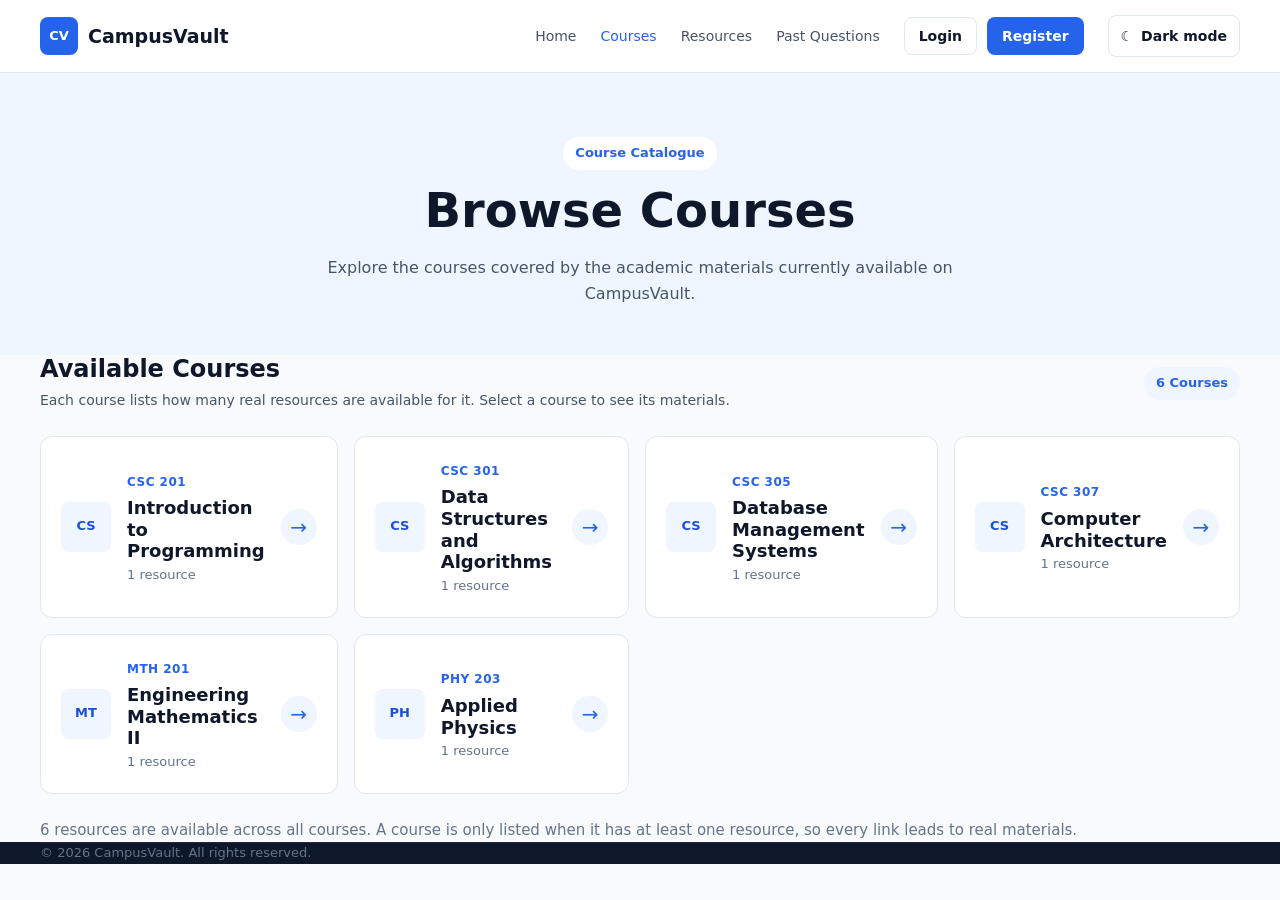
<file: pages/courses.html>
<!DOCTYPE html>
<html lang="en">
<head>
    <meta charset="UTF-8">
    <meta name="viewport" content="width=device-width, initial-scale=1.0">

    <meta
        name="description"
        content="Browse courses on CampusVault."
    >

    <title>Courses | CampusVault</title>

    <link rel="stylesheet" href="../css/style.css">
    <link rel="stylesheet" href="../css/responsive.css">
    <script src="../js/theme.js" defer></script>
</head>

<body>

    <header class="site-header">

        <div class="container header-inner">

            <a href="../index.html" class="logo">
                <span class="logo-icon">CV</span>
                <span class="logo-text">CampusVault</span>
            </a>

            <nav class="desktop-navigation" aria-label="Main navigation">
                <a href="../index.html">Home</a>
                <a href="courses.html" class="active">Courses</a>
                <a href="resources.html">Resources</a>
                <a href="past-questions.html">Past Questions</a>
            </nav>

            <div class="header-actions">
                <a href="auth/login.html" class="btn btn-secondary btn-small">
                    Login
                </a>

                <a href="auth/register.html" class="btn btn-primary btn-small">
                    Register
                </a>
            </div>

            <button
                class="theme-toggle"
                type="button"
                aria-label="Switch to dark mode"
                aria-pressed="false"
            >
                <span class="theme-toggle-icon" aria-hidden="true">☾</span>
                <span class="theme-toggle-label">Dark mode</span>
            </button>

            <button
                class="mobile-menu-toggle"
                type="button"
                aria-label="Open navigation menu"
                aria-expanded="false"
                aria-controls="mobile-navigation"
            >
                <span></span>
                <span></span>
                <span></span>
            </button>

        </div>

        <nav
            class="mobile-navigation"
            id="mobile-navigation"
            aria-label="Mobile navigation"
        >
            <a href="../index.html">Home</a>
            <a href="courses.html">Courses</a>
            <a href="resources.html">Resources</a>
            <a href="past-questions.html">Past Questions</a>
            <a href="auth/login.html">Login</a>
            <a href="auth/register.html">Register</a>
        </nav>

    </header>

    <main>

        <section class="page-header">
            <div class="container">

                <span class="section-badge">
                    Course Catalogue
                </span>

                <h1>Browse Courses</h1>

                <p>
                    Explore the courses covered by the academic
                    materials currently available on CampusVault.
                </p>

            </div>
        </section>

        <section class="courses-page-section">
            <div class="container">

                <div class="resource-results-header">

                    <div>
                        <h2>Available Courses</h2>

                        <p>
                            Each course lists how many real
                            resources are available for it. Select a
                            course to see its materials.
                        </p>
                    </div>

                    <span
                        class="resource-count"
                        id="course-count"
                    >
                        Courses
                    </span>

                </div>

                <p
                    class="no-results-message"
                    id="course-empty-message"
                    hidden
                >
                    No courses are available yet. Resources appear
                    on the
                    <a href="resources.html">Resources page</a>
                    as they are added.
                </p>

                <div class="course-grid" id="course-grid"></div>

                <p class="course-note">
                    <span id="course-resource-total"></span>
                    are available across all courses. A course is
                    only listed when it has at least one resource,
                    so every link leads to real materials.
                </p>

            </div>
        </section>

    </main>

    <footer class="site-footer">
        <div class="container">
            <div class="footer-bottom">
                <p>
                    &copy; 2026 CampusVault. All rights reserved.
                </p>
            </div>
        </div>
    </footer>

    <script src="../js/navigation.js"></script>
    <script src="../js/resource-data.js"></script>
    <script src="../js/course-list.js"></script>
</body>
</html>
</file>
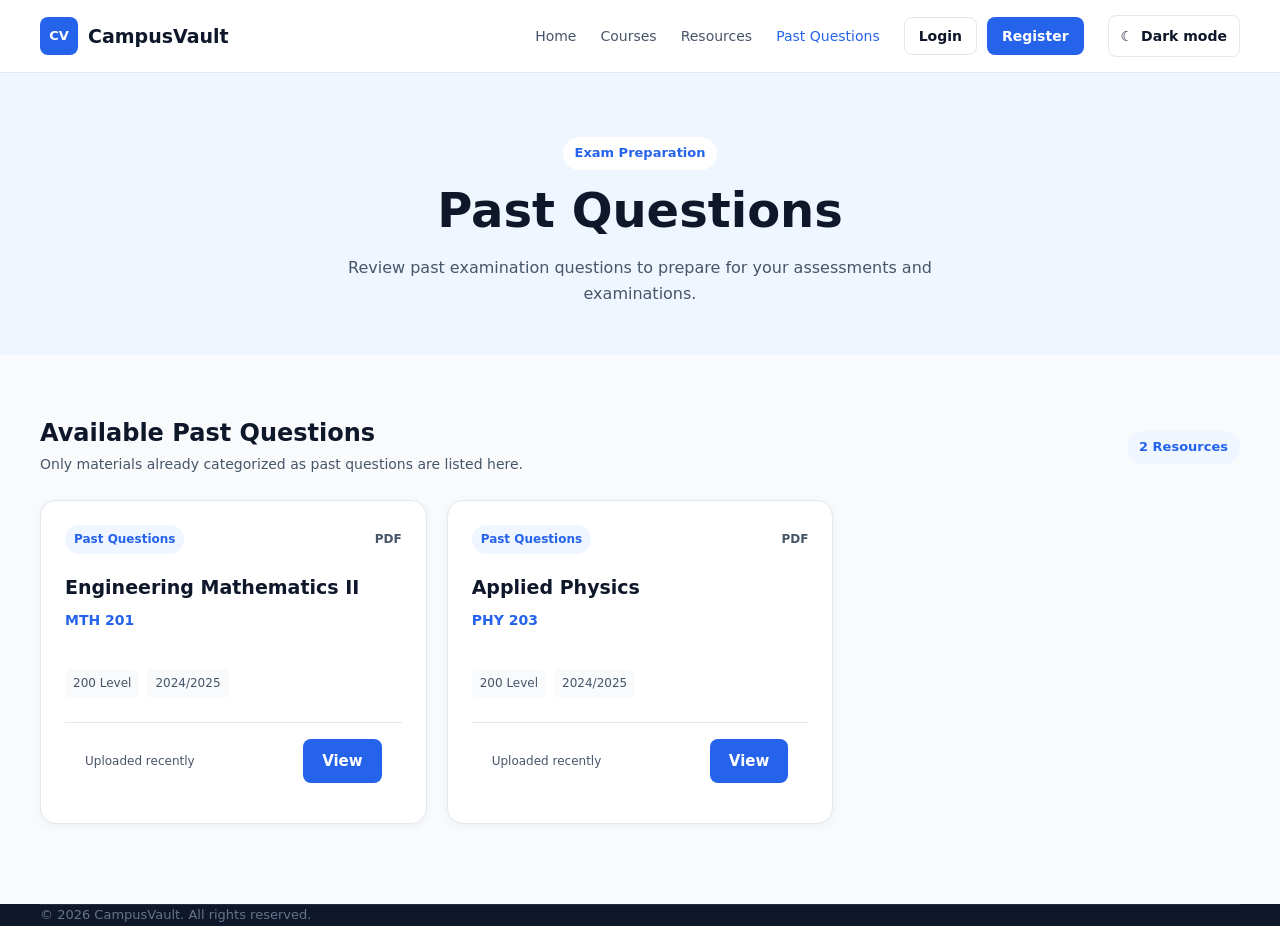
<file: pages/past-questions.html>
<!DOCTYPE html>
<html lang="en">
<head>
    <meta charset="UTF-8">
    <meta name="viewport" content="width=device-width, initial-scale=1.0">

    <meta
        name="description"
        content="Browse past examination questions on CampusVault."
    >

    <title>Past Questions | CampusVault</title>

    <link rel="stylesheet" href="../css/style.css">
    <link rel="stylesheet" href="../css/responsive.css">
    <script src="../js/theme.js" defer></script>
</head>

<body>

    <header class="site-header">

        <div class="container header-inner">

            <a href="../index.html" class="logo">
                <span class="logo-icon">CV</span>
                <span class="logo-text">CampusVault</span>
            </a>

            <nav class="desktop-navigation" aria-label="Main navigation">
                <a href="../index.html">Home</a>
                <a href="courses.html">Courses</a>
                <a href="resources.html">Resources</a>
                <a href="past-questions.html" class="active">
                    Past Questions
                </a>
            </nav>

            <div class="header-actions">
                <a href="auth/login.html" class="btn btn-secondary btn-small">
                    Login
                </a>

                <a href="auth/register.html" class="btn btn-primary btn-small">
                    Register
                </a>
            </div>

            <button
                class="theme-toggle"
                type="button"
                aria-label="Switch to dark mode"
                aria-pressed="false"
            >
                <span class="theme-toggle-icon" aria-hidden="true">☾</span>
                <span class="theme-toggle-label">Dark mode</span>
            </button>

            <button
                class="mobile-menu-toggle"
                type="button"
                aria-label="Open navigation menu"
                aria-expanded="false"
                aria-controls="mobile-navigation"
            >
                <span></span>
                <span></span>
                <span></span>
            </button>

        </div>

        <nav
            class="mobile-navigation"
            id="mobile-navigation"
            aria-label="Mobile navigation"
        >
            <a href="../index.html">Home</a>
            <a href="courses.html">Courses</a>
            <a href="resources.html">Resources</a>
            <a href="past-questions.html">Past Questions</a>
            <a href="auth/login.html">Login</a>
            <a href="auth/register.html">Register</a>
        </nav>

    </header>

    <main>

        <section class="page-header">
            <div class="container">

                <span class="section-badge">
                    Exam Preparation
                </span>

                <h1>Past Questions</h1>

                <p>
                    Review past examination questions to prepare
                    for your assessments and examinations.
                </p>

            </div>
        </section>

        <section class="resources-page-section">
            <div class="container">

                <div class="resource-results-header">

                    <div>
                        <h2>Available Past Questions</h2>

                        <p>
                            Only materials already categorized as
                            past questions are listed here.
                        </p>
                    </div>

                    <span
                        class="resource-count"
                        id="past-question-count"
                    >
                        Resources
                    </span>

                </div>

                <p
                    class="no-results-message"
                    id="past-question-empty-message"
                    hidden
                >
                    No past-question papers have been added yet.
                    This archive is still small, and only real
                    documents are shown, so nothing is listed until
                    material becomes available. You can browse every
                    available material on the
                    <a href="resources.html">Resources page</a>.
                </p>

                <div
                    class="resource-grid"
                    id="past-question-grid"
                ></div>

            </div>
        </section>

    </main>

    <footer class="site-footer">
        <div class="container">
            <div class="footer-bottom">
                <p>
                    &copy; 2026 CampusVault. All rights reserved.
                </p>
            </div>
        </div>
    </footer>

    <script src="../js/navigation.js"></script>
    <script src="../js/resource-data.js"></script>
    <script src="../js/past-questions-list.js"></script>
</body>
</html>
</file>
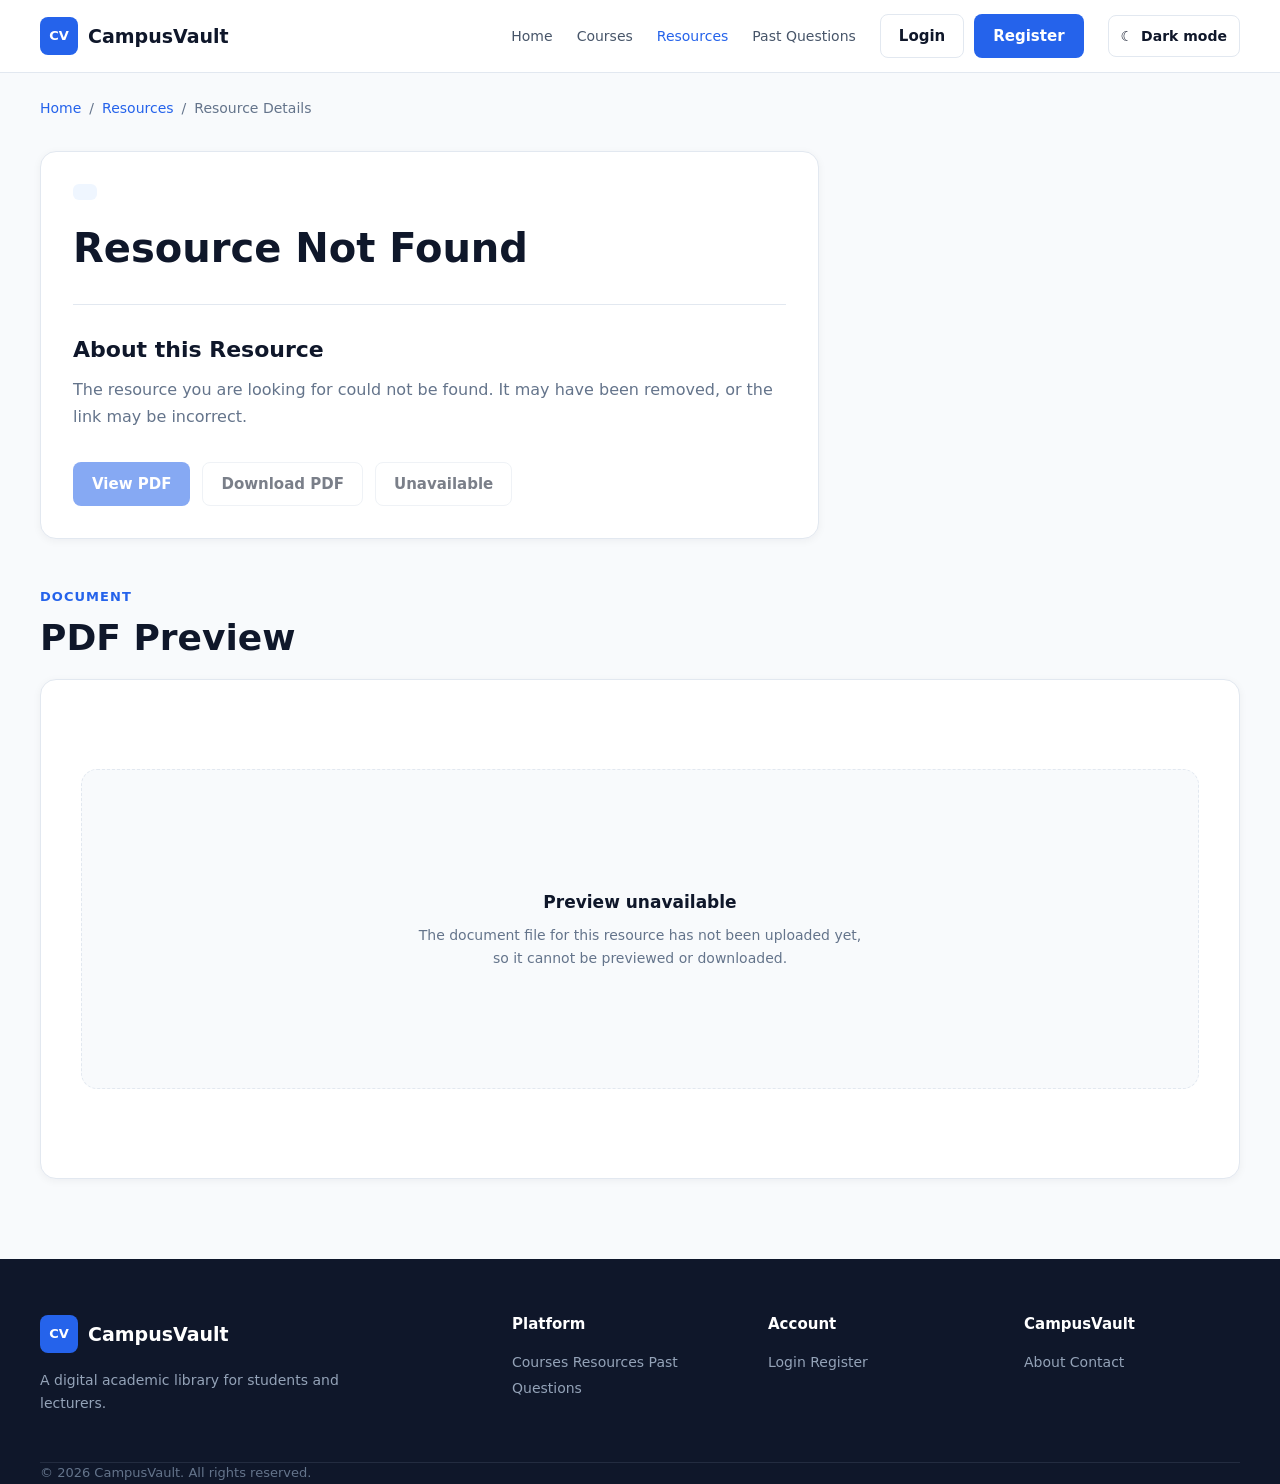
<file: pages/resources-details.html>
<!DOCTYPE html>
<html lang="en">

<head>
    <meta charset="UTF-8">

    <meta
        name="viewport"
        content="width=device-width, initial-scale=1.0"
    >

    <meta
        name="description"
        content="View academic resource details on CampusVault."
    >

    <title>Resource Details | CampusVault</title>

    <link
        rel="stylesheet"
        href="../css/style.css"
    >

    <link
        rel="stylesheet"
        href="../css/responsive.css"
    >
    <link
        rel="stylesheet"
        href="../css/resource-details.css"
    >
    <script src="../js/theme.js" defer></script>
</head>

<body>

    <!-- =========================
         HEADER
    ========================== -->
    <header class="site-header">

        <div class="container header-container">

            <a
                href="../index.html"
                class="logo"
                aria-label="CampusVault Home"
            >
                <span class="logo-icon">CV</span>
                <span class="logo-text">CampusVault</span>
            </a>


            <!-- Desktop Navigation -->
            <nav
                class="desktop-navigation"
                aria-label="Main navigation"
            >

                <a href="../index.html">Home</a>

                <a href="courses.html">Courses</a>

                <a
                    href="resources.html"
                    class="active"
                >
                    Resources
                </a>

                <a href="past-questions.html">
                    Past Questions
                </a>

            </nav>


            <!-- Header Actions -->
            <div class="header-actions">

                <a
                    href="auth/login.html"
                    class="btn btn-secondary"
                >
                    Login
                </a>

                <a
                    href="auth/register.html"
                    class="btn btn-primary"
                >
                    Register
                </a>

            </div>

            <button
                class="theme-toggle"
                type="button"
                aria-label="Switch to dark mode"
                aria-pressed="false"
            >
                <span class="theme-toggle-icon" aria-hidden="true">☾</span>
                <span class="theme-toggle-label">Dark mode</span>
            </button>

            <!-- Mobile Menu Button -->
            <button
                class="mobile-menu-toggle"
                type="button"
                aria-label="Open navigation menu"
                aria-expanded="false"
                aria-controls="mobile-navigation"
            >
                <span></span>
                <span></span>
                <span></span>
            </button>

        </div>


        <!-- Mobile Navigation -->
        <nav
            class="mobile-navigation"
            id="mobile-navigation"
            aria-label="Mobile navigation"
        >

            <a href="../index.html">
                Home
            </a>

            <a href="courses.html">
                Courses
            </a>

            <a href="resources.html">
                Resources
            </a>

            <a href="past-questions.html">
                Past Questions
            </a>

            <a href="auth/login.html">
                Login
            </a>

            <a href="auth/register.html">
                Register
            </a>

        </nav>

    </header>


    <!-- =========================
         MAIN CONTENT
    ========================== -->
    <main>

        <!-- Breadcrumb -->
        <section class="resource-breadcrumb-section">

            <div class="container">

                <nav
                    class="breadcrumb"
                    aria-label="Breadcrumb"
                >

                    <a href="../index.html">
                        Home
                    </a>

                    <span>/</span>

                    <a href="resources.html">
                        Resources
                    </a>

                    <span>/</span>

                    <span aria-current="page">
                        Resource Details
                    </span>

                </nav>

            </div>

        </section>


        <!-- Resource Details -->
        <section class="resource-details-section">

            <div class="container">

                <div class="resource-details-layout">

                    <!-- =====================
                         RESOURCE INFORMATION
                    ====================== -->
                    <article class="resource-details-card">

                        <div class="resource-details-header">

                            <div class="resource-details-type"
                                  id="resource-details-type">
                                Lecture Notes
                            </div>

                            <span class="resource-file-type"
                                  id="resource-file-type"
                            >
                                PDF
                            </span>

                        </div>


                        <h1 id="resource-title">
                            Data Structures and Algorithms
                        </h1>


                        <p class="resource-course"
                            id="resource-course"
                        >
                            CSC 301
                        </p>


                        <div class="resource-meta">

                            <span id="resource-level">
                                300 Level
                            </span>

                            <span id="resource-session">
                                2025/2026
                            </span>

                            <span id="resource-uploaded">
                                Uploaded recently
                            </span>

                        </div>


                        <div class="resource-description">

                            <h2>
                                About this Resource
                            </h2>

                            <p id="resource-description">
                                This resource contains academic
                                materials for Data Structures and
                                Algorithms. It is provided to help
                                students study and prepare for
                                their coursework.
                            </p>

                        </div>


                        <!-- Actions -->
                        <div class="resource-actions">

                            <button
                                type="button"
                                class="btn btn-primary"
                                id="view-pdf-button"
                            >
                                View PDF
                            </button>

                            <button
                                type="button"
                                class="btn btn-secondary"
                                id="download-pdf-button"
                            >
                                Download PDF
                            </button>

                            <button
                                type="button"
                                class="btn btn-secondary"
                                id="save-resource-button"
                            >
                                Save Resource
                            </button>

                        </div>

                    </article>


                    <!-- =====================
                         RESOURCE INFORMATION
                    ====================== -->
                    <aside class="resource-info-card">

                        <h2>
                            Resource Information
                        </h2>


                        <dl class="resource-information-list">

                            <div>
                                <dt>
                                    Course
                                </dt>

                                <dd id="info-course">
                                    CSC 301
                                </dd>
                            </div>


                            <div>
                                <dt>
                                    Resource Type
                                </dt>

                                <dd id="info-type">
                                    Lecture Notes
                                </dd>
                            </div>


                            <div>
                                <dt>
                                    Level
                                </dt>

                                <dd id="info-level">
                                    300 Level
                                </dd>
                            </div>


                            <div>
                                <dt>
                                    Academic Session
                                </dt>

                                <dd id="info-session">
                                    2025/2026
                                </dd>
                            </div>


                            <div>
                                <dt>
                                    File Type
                                </dt>

                                <dd id="info-file-type">
                                    PDF
                                </dd>
                            </div>


                            <div>
                                <dt>
                                    Uploaded
                                </dt>

                                <dd id="info-uploaded">
                                    Recently
                                </dd>
                            </div>

                        </dl>

                    </aside>

                </div>


                <!-- =========================
                     PDF PREVIEW
                ========================== -->
                <section
                    class="pdf-preview-section"
                    aria-labelledby="pdf-preview-title"
                >

                    <div class="section-heading">

                        <div>

                            <span class="section-eyebrow">
                                Document
                            </span>

                            <h2 id="pdf-preview-title">
                                PDF Preview
                            </h2>

                        </div>

                    </div>


                    <div class="pdf-preview">

                        <iframe
                            id="pdf-viewer"
                            class="pdf-viewer"
                            title="PDF Preview"
                        ></iframe>

                        <div
                            id="pdf-preview-unavailable"
                            class="pdf-preview-unavailable"
                            hidden
                        >

                            <p class="pdf-preview-unavailable-title">
                                Preview unavailable
                            </p>

                            <p class="pdf-preview-unavailable-text">
                                The document file for this resource
                                has not been uploaded yet, so it
                                cannot be previewed or downloaded.
                            </p>

                        </div>

                    </div>

                </section>

            </div>

        </section>

    </main>


    <!-- =========================
         FOOTER
    ========================== -->
    <footer class="site-footer">

        <div class="container footer-container">

            <div class="footer-brand">

                <a
                    href="../index.html"
                    class="logo footer-logo"
                >
                    <span class="logo-icon">
                        CV
                    </span>

                    <span class="logo-text">
                        CampusVault
                    </span>
                </a>

                <p>
                    A digital academic library for
                    students and lecturers.
                </p>

            </div>


            <div class="footer-column">

                <h3>
                    Platform
                </h3>

                <a href="courses.html">
                    Courses
                </a>

                <a href="resources.html">
                    Resources
                </a>

                <a href="past-questions.html">
                    Past Questions
                </a>

            </div>


            <div class="footer-column">

                <h3>
                    Account
                </h3>

                <a href="auth/login.html">
                    Login
                </a>

                <a href="auth/register.html">
                    Register
                </a>

            </div>


            <div class="footer-column">

                <h3>
                    CampusVault
                </h3>

                <a href="about.html">
                    About
                </a>

                <a href="contact.html">
                    Contact
                </a>

            </div>

        </div>


        <div class="container footer-bottom">

            <p>
                &copy; 2026 CampusVault.
                All rights reserved.
            </p>

        </div>

    </footer>


    <!-- JavaScript -->
    <script src="../js/navigation.js"></script>
    <script src="../js/resource-data.js"></script>
    <script src="../js/resources-details.js"></script>
</body>

</html>
</file>
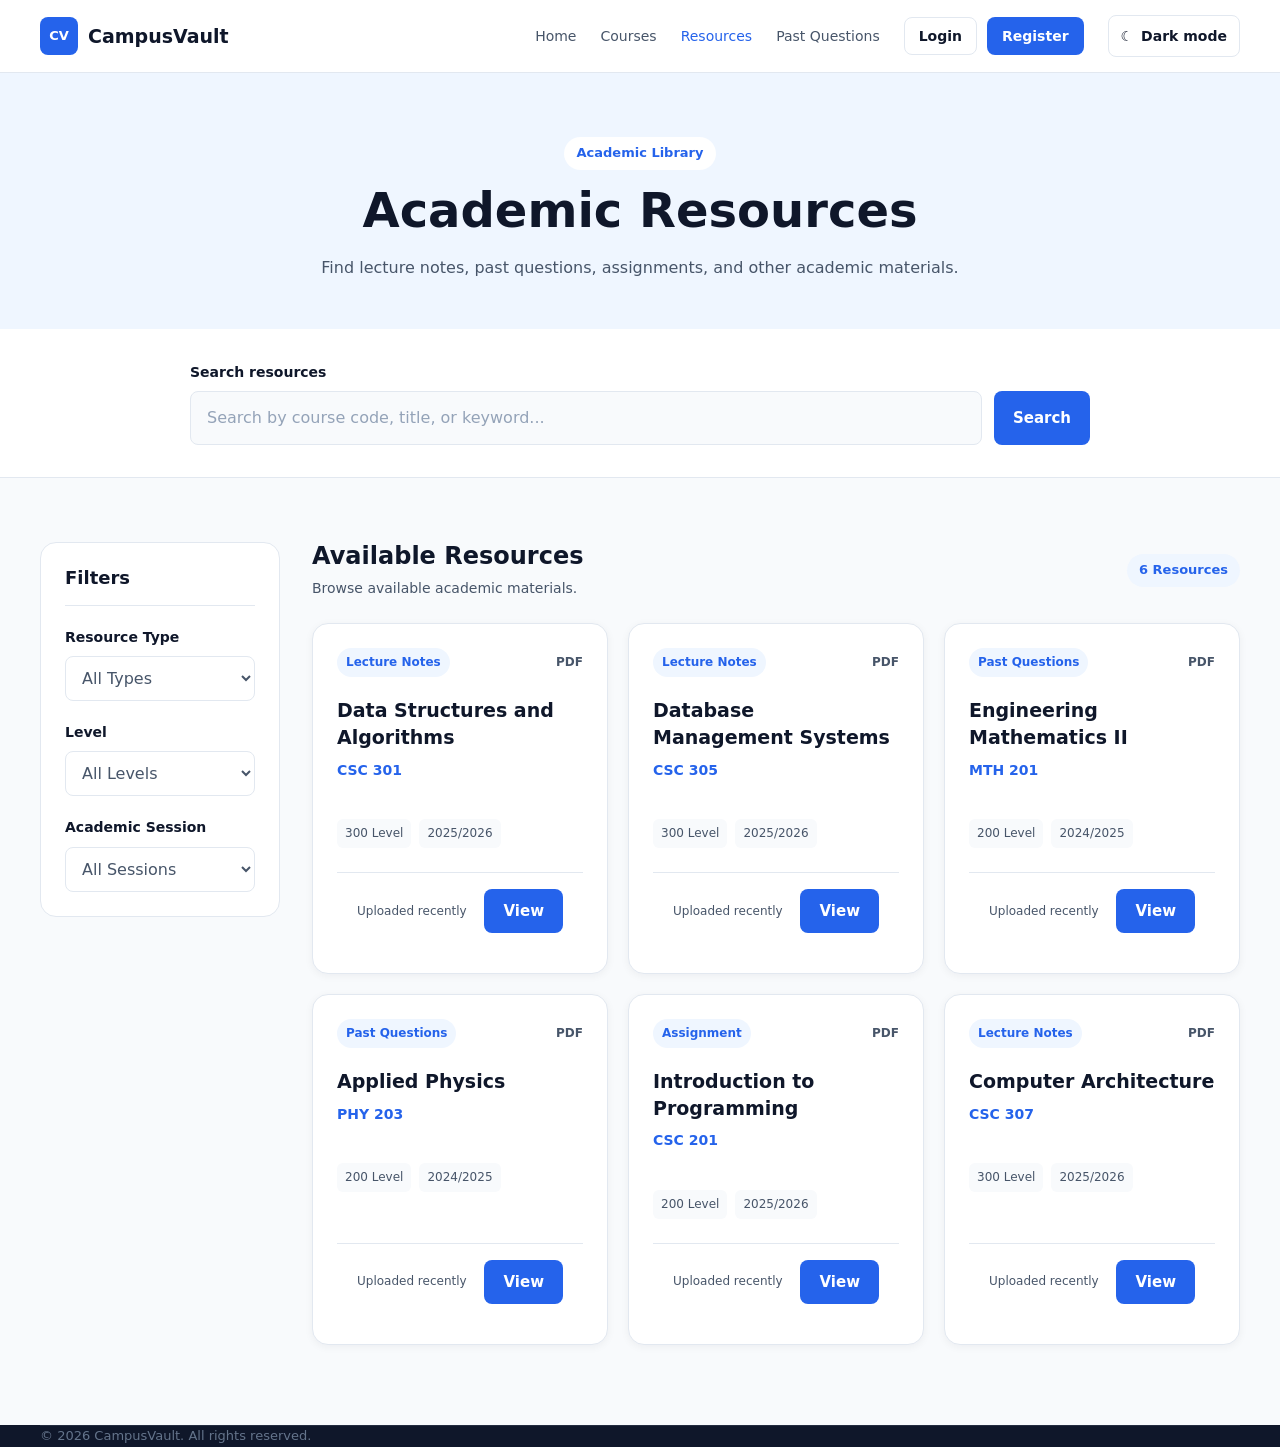
<file: pages/resources.html>
<!DOCTYPE html>
<html lang="en">
<head>
    <meta charset="UTF-8">
    <meta name="viewport" content="width=device-width, initial-scale=1.0">

    <meta
        name="description"
        content="Browse and discover academic resources on CampusVault."
    >

    <title>Resources | CampusVault</title>

    <link rel="stylesheet" href="../css/style.css">
    <link rel="stylesheet" href="../css/responsive.css">
    <script src="../js/theme.js" defer></script>
</head>

<body>

    <!-- Header -->
    <header class="site-header">

        <div class="container header-inner">

            <a href="../index.html" class="logo">
                <span class="logo-icon">CV</span>
                <span class="logo-text">CampusVault</span>
            </a>

            <nav class="desktop-navigation" aria-label="Main navigation">
                <a href="../index.html">Home</a>
                <a href="courses.html">Courses</a>
                <a href="resources.html" class="active">Resources</a>
                <a href="past-questions.html">Past Questions</a>
            </nav>

            <div class="header-actions">
                <a href="auth/login.html" class="btn btn-secondary btn-small">
                    Login
                </a>

                <a href="auth/register.html" class="btn btn-primary btn-small">
                    Register
                </a>
            </div>

            <button
                class="theme-toggle"
                type="button"
                aria-label="Switch to dark mode"
                aria-pressed="false"
            >
                <span class="theme-toggle-icon" aria-hidden="true">☾</span>
                <span class="theme-toggle-label">Dark mode</span>
            </button>

            <button
                class="mobile-menu-toggle"
                type="button"
                aria-label="Open navigation menu"
                aria-expanded="false"
                aria-controls="mobile-navigation"
            >
                <span></span>
                <span></span>
                <span></span>
            </button>

        </div>

        <nav
            class="mobile-navigation"
            id="mobile-navigation"
            aria-label="Mobile navigation"
        >
            <a href="../index.html">Home</a>
            <a href="courses.html">Courses</a>
            <a href="resources.html">Resources</a>
            <a href="past-questions.html">Past Questions</a>
            <a href="auth/login.html">Login</a>
            <a href="auth/register.html">Register</a>
        </nav>

    </header>


    <main>

        <!-- Page Header -->
        <section class="page-header">
            <div class="container">

                <span class="section-badge">
                    Academic Library
                </span>

                <h1>Academic Resources</h1>

                <p>
                    Find lecture notes, past questions, assignments,
                    and other academic materials.
                </p>

            </div>
        </section>


        <!-- Resource Search -->
        <section class="resource-search-section">
            <div class="container">

                <form id="resource-search-form">

                    <label for="resource-search">
                        Search resources
                    </label>

                    <div class="resource-search-wrapper">

                        <input
                            type="search"
                            id="resource-search"
                            name="search"
                            placeholder="Search by course code, title, or keyword..."
                        >

                        <button
                            type="submit"
                            class="btn btn-primary"
                        >
                            Search
                        </button>

                    </div>

                </form>

            </div>
        </section>


        <!-- Resources -->
        <section class="resources-page-section">

            <div class="container">

                <div class="resources-layout">

                    <!-- Filters -->
                    <aside class="resource-filters">

                        <div class="filter-header">
                            <h2>Filters</h2>
                        </div>

                        <div class="filter-group">

                            <label for="resource-type">
                                Resource Type
                            </label>

                            <select id="resource-type">
                                <option value="">All Types</option>
                                <option value="lecture-notes">
                                    Lecture Notes
                                </option>
                                <option value="past-questions">
                                    Past Questions
                                </option>
                                <option value="assignments">
                                    Assignments
                                </option>
                                <option value="other">
                                    Other Resources
                                </option>
                            </select>

                        </div>


                        <div class="filter-group">

                            <label for="resource-level">
                                Level
                            </label>

                            <select id="resource-level">
                                <option value="">All Levels</option>
                                <option value="100">100 Level</option>
                                <option value="200">200 Level</option>
                                <option value="300">300 Level</option>
                                <option value="400">400 Level</option>
                                <option value="500">500 Level</option>
                            </select>

                        </div>


                        <div class="filter-group">

                            <label for="resource-session">
                                Academic Session
                            </label>

                            <select id="resource-session">
                                <option value="">All Sessions</option>
                                <option value="2025-2026">
                                    2025/2026
                                </option>
                                <option value="2024-2025">
                                    2024/2025
                                </option>
                                <option value="2023-2024">
                                    2023/2024
                                </option>
                            </select>

                        </div>

                    </aside>


                    <!-- Resource Results -->
                    <div class="resource-results">

                        <div class="resource-results-header">

                            <div>
                                <h2>Available Resources</h2>

                                <p>
                                    Browse available academic materials.
                                </p>
                            </div>

                            <span 
                                class="resource-count"
                                id="resource-count"
                            >
                                6 Resources
                            </span>

                        </div>


                        <div class="resource-grid" id="resource-grid">


                            <p
                                class="no-results-message"
                                id="no-results-message"
                                hidden
                            >
                                No resources found matching your criteria.
                            </p>

                        </div>

                    </div>

                </div>

            </div>

        </section>

    </main>


    <!-- Footer -->
    <footer class="site-footer">

        <div class="container">

            <div class="footer-bottom">

                <p>
                    &copy; 2026 CampusVault. All rights reserved.
                </p>

            </div>

        </div>

    </footer>


    <script src="../js/navigation.js"></script>
    <script src="../js/resource-data.js"></script>
    <script src="../js/resource-list.js"></script>
    <script src="../js/resource-filters.js"></script>
</body>
</html>
</file>
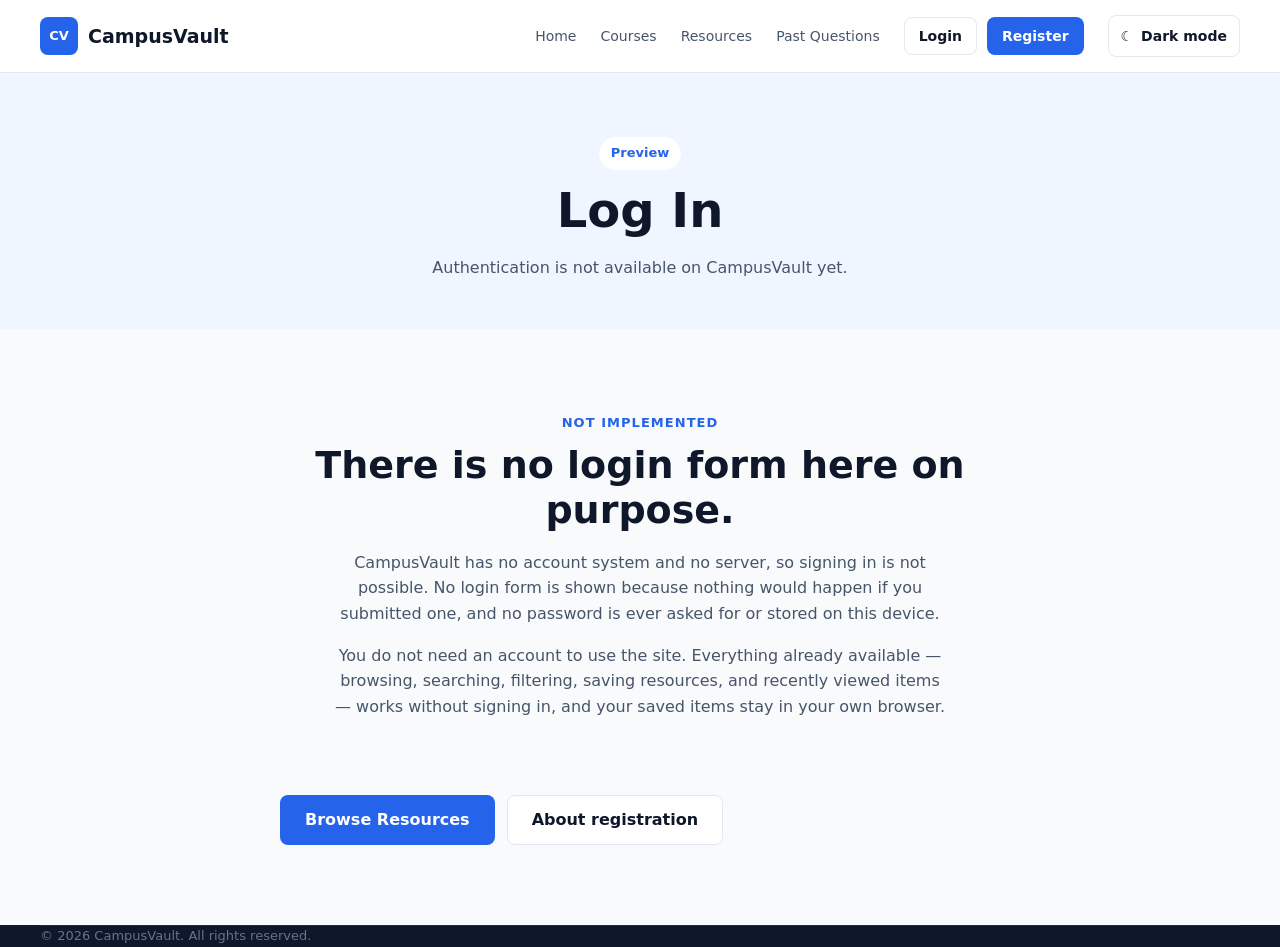
<file: pages/auth/login.html>
<!DOCTYPE html>
<html lang="en">
<head>
    <meta charset="UTF-8">
    <meta name="viewport" content="width=device-width, initial-scale=1.0">

    <meta
        name="description"
        content="Log in to your CampusVault account."
    >

    <title>Login | CampusVault</title>

    <link rel="stylesheet" href="../../css/style.css">
    <link rel="stylesheet" href="../../css/responsive.css">
    <script src="../../js/theme.js" defer></script>
</head>

<body>

    <!--
        HONEST PREVIEW PAGE
        CampusVault has no authentication system yet, so this page
        deliberately offers no login form and collects no
        credentials. Nothing is signed in, and no password is ever
        requested or stored. A real login flow requires a properly
        designed authentication backend, which is out of scope
        until a separately approved phase.
    -->

    <header class="site-header">

        <div class="container header-inner">

            <a href="../../index.html" class="logo">
                <span class="logo-icon">CV</span>
                <span class="logo-text">CampusVault</span>
            </a>

            <nav class="desktop-navigation" aria-label="Main navigation">
                <a href="../../index.html">Home</a>
                <a href="../courses.html">Courses</a>
                <a href="../resources.html">Resources</a>
                <a href="../past-questions.html">Past Questions</a>
            </nav>

            <div class="header-actions">
                <a href="login.html" class="btn btn-secondary btn-small" aria-current="page">
                    Login
                </a>

                <a href="register.html" class="btn btn-primary btn-small">
                    Register
                </a>
            </div>

            <button
                class="theme-toggle"
                type="button"
                aria-label="Switch to dark mode"
                aria-pressed="false"
            >
                <span class="theme-toggle-icon" aria-hidden="true">☾</span>
                <span class="theme-toggle-label">Dark mode</span>
            </button>

            <button
                class="mobile-menu-toggle"
                type="button"
                aria-label="Open navigation menu"
                aria-expanded="false"
                aria-controls="mobile-navigation"
            >
                <span></span>
                <span></span>
                <span></span>
            </button>

        </div>

        <nav
            class="mobile-navigation"
            id="mobile-navigation"
            aria-label="Mobile navigation"
        >
            <a href="../../index.html">Home</a>
            <a href="../courses.html">Courses</a>
            <a href="../resources.html">Resources</a>
            <a href="../past-questions.html">Past Questions</a>
            <a href="login.html" aria-current="page">Login</a>
            <a href="register.html">Register</a>
        </nav>

    </header>

    <main>

        <section class="page-header">
            <div class="container">

                <span class="section-badge">
                    Preview
                </span>

                <h1>Log In</h1>

                <p>
                    Authentication is not available on CampusVault
                    yet.
                </p>

            </div>
        </section>

        <section class="cta-section">
            <div class="container cta-container">
                <div class="cta-content">

                    <span class="section-label">
                        NOT IMPLEMENTED
                    </span>

                    <h2>There is no login form here on purpose.</h2>

                    <p>
                        CampusVault has no account system and no
                        server, so signing in is not possible. No
                        login form is shown because nothing would
                        happen if you submitted one, and no password
                        is ever asked for or stored on this device.
                    </p>

                    <p>
                        You do not need an account to use the site.
                        Everything already available &mdash;
                        browsing, searching, filtering, saving
                        resources, and recently viewed items &mdash;
                        works without signing in, and your saved
                        items stay in your own browser.
                    </p>

                    <div class="hero-actions">

                        <a
                            href="../resources.html"
                            class="btn btn-primary btn-large"
                        >
                            Browse Resources
                        </a>

                        <a
                            href="register.html"
                            class="btn btn-secondary btn-large"
                        >
                            About registration
                        </a>

                    </div>

                </div>
            </div>
        </section>

    </main>

    <footer class="site-footer">
        <div class="container">
            <div class="footer-bottom">
                <p>
                    &copy; 2026 CampusVault. All rights reserved.
                </p>
            </div>
        </div>
    </footer>

    <script src="../../js/navigation.js"></script>
</body>
</html>
</file>
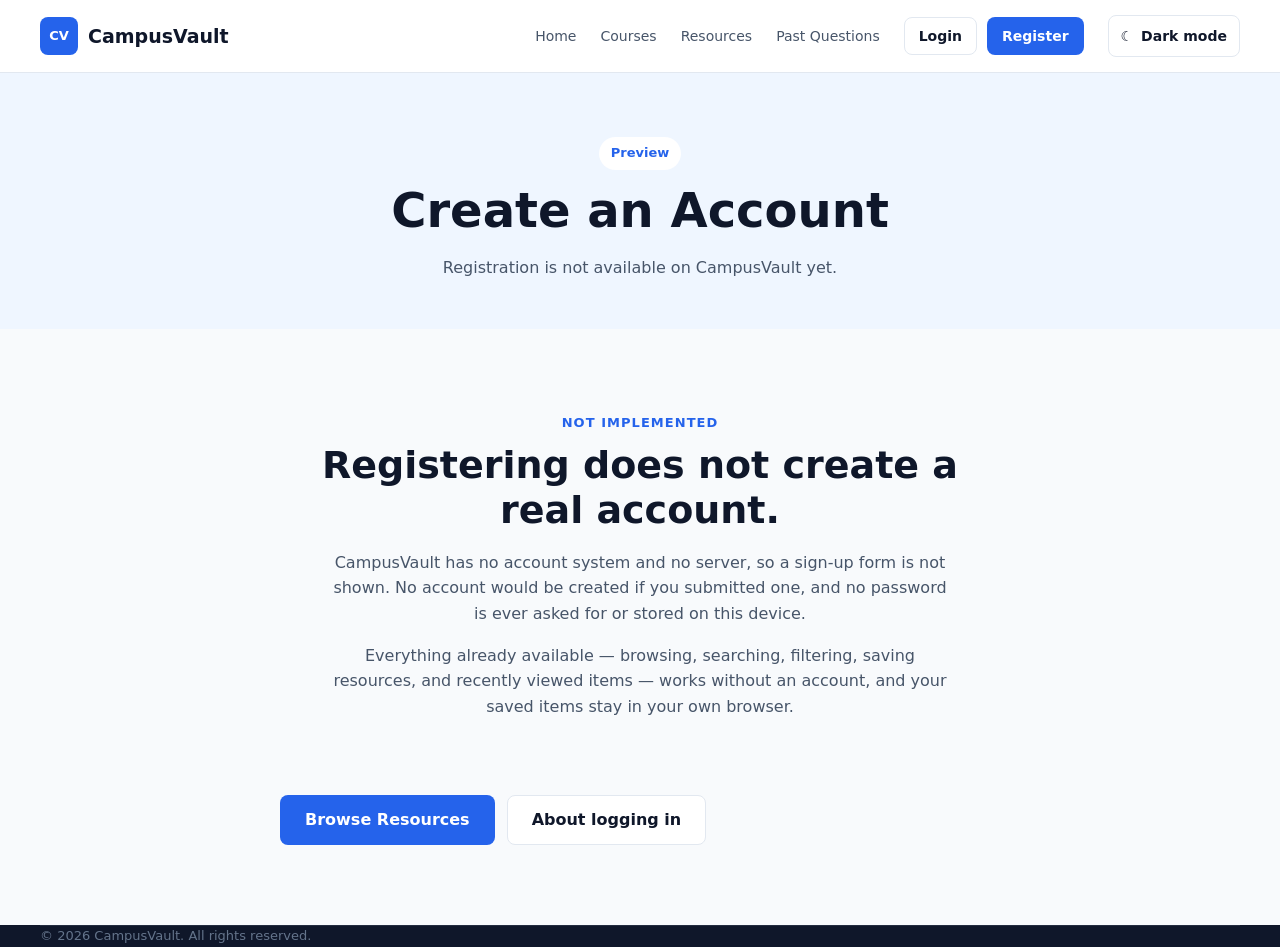
<file: pages/auth/register.html>
<!DOCTYPE html>
<html lang="en">
<head>
    <meta charset="UTF-8">
    <meta name="viewport" content="width=device-width, initial-scale=1.0">

    <meta
        name="description"
        content="Create a CampusVault account."
    >

    <title>Register | CampusVault</title>

    <link rel="stylesheet" href="../../css/style.css">
    <link rel="stylesheet" href="../../css/responsive.css">
    <script src="../../js/theme.js" defer></script>
</head>

<body>

    <!--
        HONEST PREVIEW PAGE
        CampusVault has no authentication system yet, so this page
        deliberately offers no registration form. Registration does
        not create a real account, and no password is ever
        requested or stored. A real sign-up flow requires a properly
        designed authentication backend, which is out of scope
        until a separately approved phase.
    -->

    <header class="site-header">

        <div class="container header-inner">

            <a href="../../index.html" class="logo">
                <span class="logo-icon">CV</span>
                <span class="logo-text">CampusVault</span>
            </a>

            <nav class="desktop-navigation" aria-label="Main navigation">
                <a href="../../index.html">Home</a>
                <a href="../courses.html">Courses</a>
                <a href="../resources.html">Resources</a>
                <a href="../past-questions.html">Past Questions</a>
            </nav>

            <div class="header-actions">
                <a href="login.html" class="btn btn-secondary btn-small">
                    Login
                </a>

                <a href="register.html" class="btn btn-primary btn-small" aria-current="page">
                    Register
                </a>
            </div>

            <button
                class="theme-toggle"
                type="button"
                aria-label="Switch to dark mode"
                aria-pressed="false"
            >
                <span class="theme-toggle-icon" aria-hidden="true">☾</span>
                <span class="theme-toggle-label">Dark mode</span>
            </button>

            <button
                class="mobile-menu-toggle"
                type="button"
                aria-label="Open navigation menu"
                aria-expanded="false"
                aria-controls="mobile-navigation"
            >
                <span></span>
                <span></span>
                <span></span>
            </button>

        </div>

        <nav
            class="mobile-navigation"
            id="mobile-navigation"
            aria-label="Mobile navigation"
        >
            <a href="../../index.html">Home</a>
            <a href="../courses.html">Courses</a>
            <a href="../resources.html">Resources</a>
            <a href="../past-questions.html">Past Questions</a>
            <a href="login.html">Login</a>
            <a href="register.html" aria-current="page">Register</a>
        </nav>

    </header>

    <main>

        <section class="page-header">
            <div class="container">

                <span class="section-badge">
                    Preview
                </span>

                <h1>Create an Account</h1>

                <p>
                    Registration is not available on CampusVault
                    yet.
                </p>

            </div>
        </section>

        <section class="cta-section">
            <div class="container cta-container">
                <div class="cta-content">

                    <span class="section-label">
                        NOT IMPLEMENTED
                    </span>

                    <h2>Registering does not create a real account.</h2>

                    <p>
                        CampusVault has no account system and no
                        server, so a sign-up form is not shown. No
                        account would be created if you submitted
                        one, and no password is ever asked for or
                        stored on this device.
                    </p>

                    <p>
                        Everything already available &mdash;
                        browsing, searching, filtering, saving
                        resources, and recently viewed items &mdash;
                        works without an account, and your saved
                        items stay in your own browser.
                    </p>

                    <div class="hero-actions">

                        <a
                            href="../resources.html"
                            class="btn btn-primary btn-large"
                        >
                            Browse Resources
                        </a>

                        <a
                            href="login.html"
                            class="btn btn-secondary btn-large"
                        >
                            About logging in
                        </a>

                    </div>

                </div>
            </div>
        </section>

    </main>

    <footer class="site-footer">
        <div class="container">
            <div class="footer-bottom">
                <p>
                    &copy; 2026 CampusVault. All rights reserved.
                </p>
            </div>
        </div>
    </footer>

    <script src="../../js/navigation.js"></script>
</body>
</html>
</file>
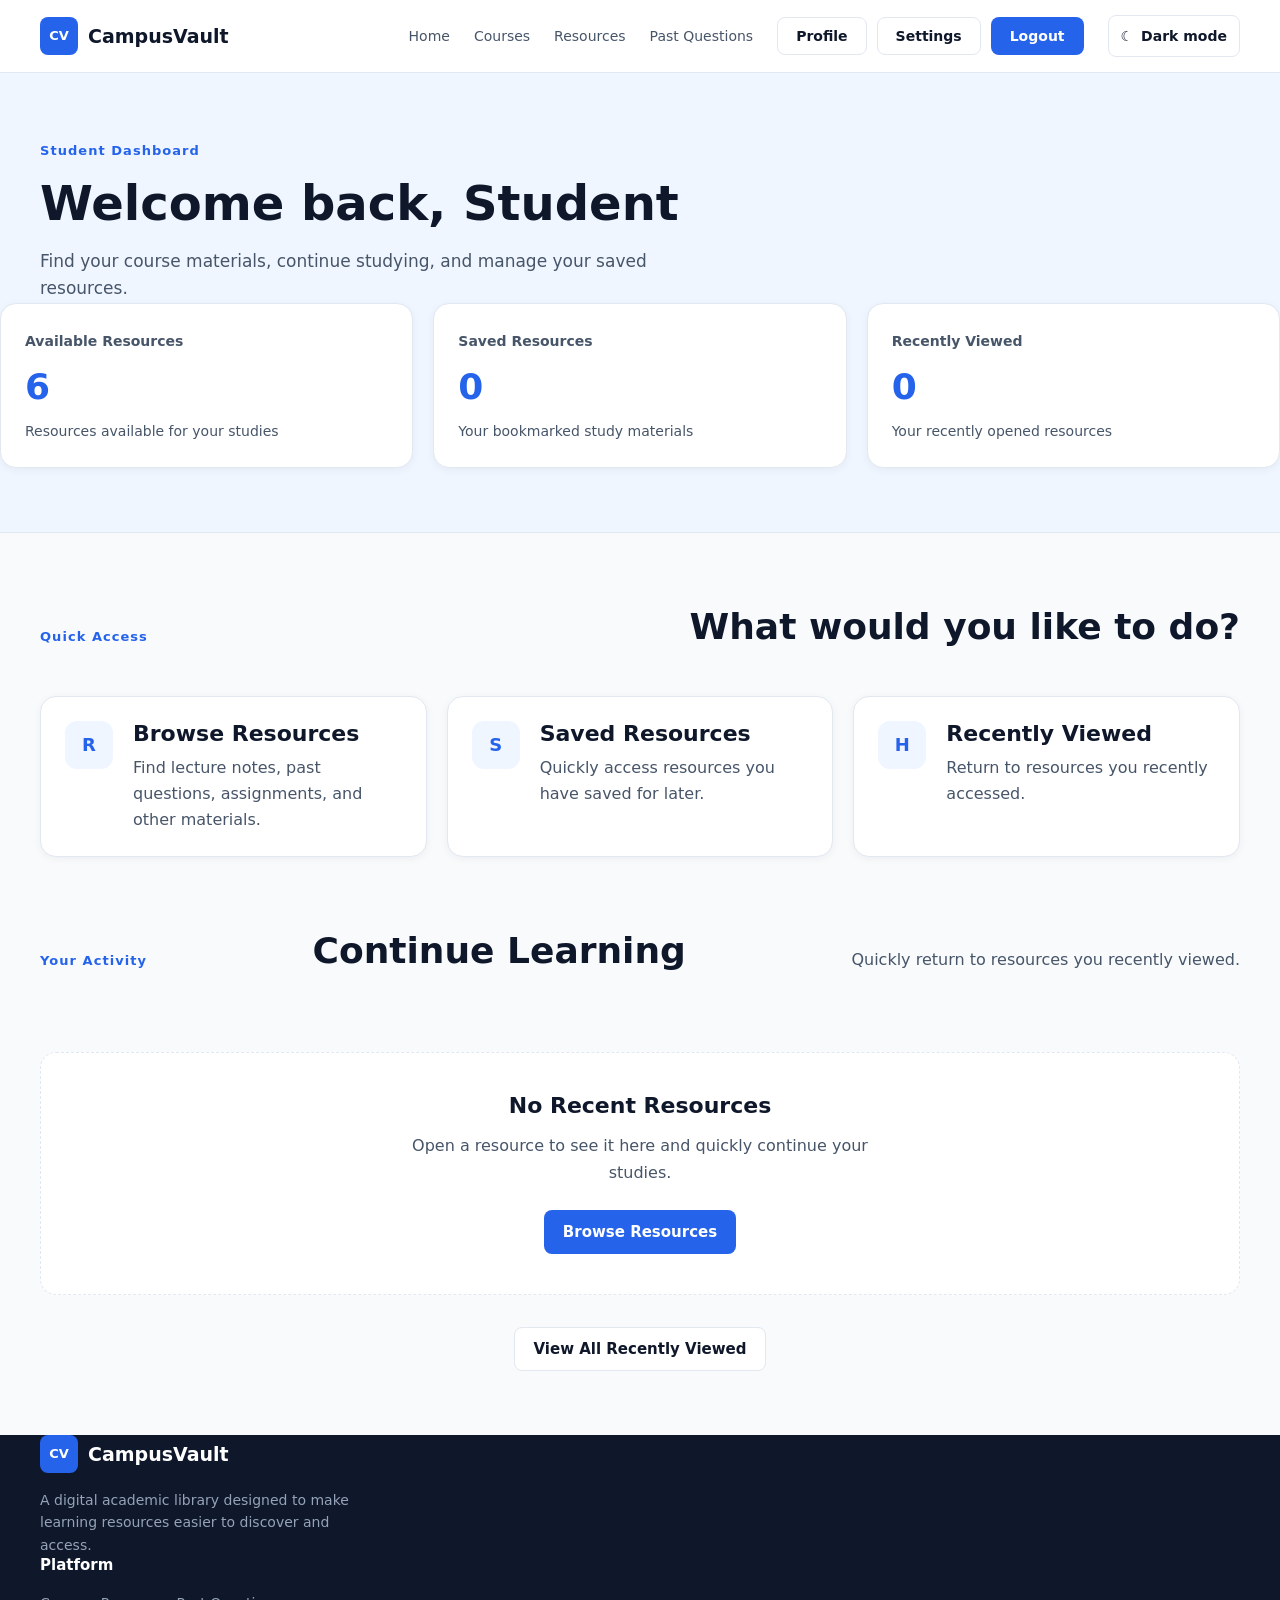
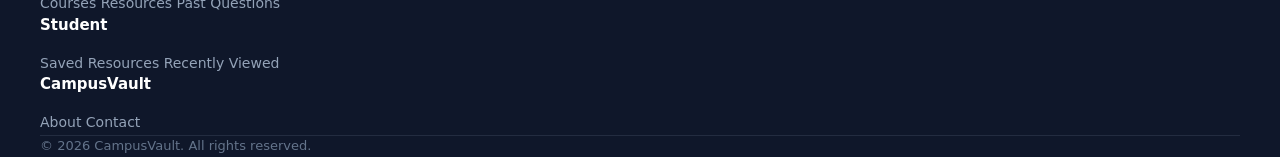
<file: pages/student/dashboard.html>
<!DOCTYPE html>
<html lang="en">

<head>

    <meta charset="UTF-8">

    <meta
        name="viewport"
        content="width=device-width, initial-scale=1.0"
    >

    <meta
        name="description"
        content="Student dashboard for CampusVault."
    >

    <title>Student Dashboard | CampusVault</title>

    <link
        rel="stylesheet"
        href="../../css/style.css"
    >

    <link
        rel="stylesheet"
        href="../../css/responsive.css"
    >

    <link
       rel="stylesheet"
       href="../../css/pages/dashboard.css"
    >
    <script src="../../js/theme.js" defer></script>

</head>


<body>

    <!-- =========================
         HEADER
    ========================== -->

    <header class="site-header">

        <div class="container header-container">

            <a
                href="../../index.html"
                class="logo"
                aria-label="CampusVault Home"
            >

                <span class="logo-icon">
                    CV
                </span>

                <span class="logo-text">
                    CampusVault
                </span>

            </a>


            <nav
                class="desktop-navigation"
                aria-label="Main navigation"
            >

                <a href="../../index.html">
                    Home
                </a>

                <a href="../courses.html">
                    Courses
                </a>

                <a href="../resources.html">
                    Resources
                </a>

                <a href="../past-questions.html">
                    Past Questions
                </a>

            </nav>


            <div class="header-actions">

                <a
                    href="profile.html"
                    class="btn btn-secondary btn-small"
                >
                    Profile
                </a>

                <a
                    href="settings.html"
                    class="btn btn-secondary btn-small"
                >
                    Settings
                </a>

                <button
                    type="button"
                    class="btn btn-primary btn-small logout-button"
                    title="Sign-out is not available yet in this preview"
                >
                    Logout
                </button>

            </div>

            <button
                class="theme-toggle"
                type="button"
                aria-label="Switch to dark mode"
                aria-pressed="false"
            >
                <span class="theme-toggle-icon" aria-hidden="true">☾</span>
                <span class="theme-toggle-label">Dark mode</span>
            </button>


            <button
                type="button"
                class="mobile-menu-toggle"
                aria-label="Open navigation menu"
                aria-expanded="false"
                aria-controls="mobile-navigation"
            >

                <span></span>
                <span></span>
                <span></span>

            </button>

        </div>


        <nav
            class="mobile-navigation"
            id="mobile-navigation"
            aria-label="Mobile navigation"
        >

            <a href="../../index.html">
                Home
            </a>

            <a href="../courses.html">
                Courses
            </a>

            <a href="../resources.html">
                Resources
            </a>

            <a href="../past-questions.html">
                Past Questions
            </a>

            <a href="dashboard.html" class="active">
                Dashboard
            </a>

            <a href="profile.html">
                Profile
            </a>

            <a href="saved-resources.html">
                Saved Resources
            </a>

            <a href="recently-viewed.html">
                Recently Viewed
            </a>

            <a href="settings.html">
                Settings
            </a>

            <button
                type="button"
                class="logout-button"
                title="Sign-out is not available yet in this preview"
            >
                Logout
            </button>

        </nav>

    </header>


    <main>

        <!-- =========================
             DASHBOARD WELCOME
        ========================== -->

        <section class="dashboard-welcome">

            <div class="container">

                <span class="section-label">
                    Student Dashboard
                </span>

                <h1 id="dashboard-welcome-name">
                    Welcome back, Student
                </h1>

                <p>
                    Find your course materials, continue
                    studying, and manage your saved resources.
                </p>

            </div>

            <div class="dashboard-stats-grid">

    <article class="dashboard-stat-card">
        <span class="dashboard-stat-label">
            Available Resources
        </span>

        <h2 id="stat-available-resources">0</h2>

        <p>Resources available for your studies</p>
    </article>

    <article class="dashboard-stat-card">
        <span class="dashboard-stat-label">
            Saved Resources
        </span>

        <h2 id="stat-saved-resources">0</h2>

        <p>Your bookmarked study materials</p>
    </article>

    <article class="dashboard-stat-card">
        <span class="dashboard-stat-label">
            Recently Viewed
        </span>

        <h2 id="stat-recent-resources">0</h2>

        <p>Your recently opened resources</p>
    </article>

</div>

        </section>


        <!-- =========================
             QUICK ACTIONS
        ========================== -->

        <section class="dashboard-section">

            <div class="container">

                <div class="section-heading">

                    <span class="section-label">
                        Quick Access
                    </span>

                    <h2>
                        What would you like to do?
                    </h2>

                </div>


                <div class="dashboard-actions">

                    <a
                        href="../resources.html"
                        class="dashboard-action-card"
                    >

                        <div class="dashboard-action-icon">
                            R
                        </div>

                        <div>

                            <h3>
                                Browse Resources
                            </h3>

                            <p>
                                Find lecture notes, past questions,
                                assignments, and other materials.
                            </p>

                        </div>

                    </a>


                    <a
                        href="saved-resources.html"
                        class="dashboard-action-card"
                    >

                        <div class="dashboard-action-icon">
                            S
                        </div>

                        <div>

                            <h3>
                                Saved Resources
                            </h3>

                            <p>
                                Quickly access resources you have
                                saved for later.
                            </p>

                        </div>

                    </a>


                    <a
                        href="recently-viewed.html"
                        class="dashboard-action-card"
                    >

                        <div class="dashboard-action-icon">
                            H
                        </div>

                        <div>

                            <h3>
                                Recently Viewed
                            </h3>

                            <p>
                                Return to resources you recently
                                accessed.
                            </p>

                        </div>

                    </a>

                </div>

            </div>

        </section>

        <section class="dashboard-section">

    <div class="container">

        <div class="section-heading">

            <span class="section-label">
                Your Activity
            </span>

            <h2>
                Continue Learning
            </h2>

            <p>
                Quickly return to resources you recently viewed.
            </p>

        </div>


        <div
            class="dashboard-recent-resources"
            id="dashboard-recent-resources"
        >

            <!-- Recently viewed resources
                 will be inserted here -->

        </div>


        <div
            class="dashboard-empty"
            id="dashboard-recent-empty"
            hidden
        >

            <h3>
                No Recent Resources
            </h3>

            <p>
                Open a resource to see it here and quickly
                continue your studies.
            </p>

            <a
                href="../resources.html"
                class="btn btn-primary"
            >
                Browse Resources
            </a>

        </div>


        <div class="dashboard-view-all">

            <a
                href="recently-viewed.html"
                class="btn btn-secondary"
            >
                View All Recently Viewed
            </a>

        </div>

    </div>

</section>

    </main>


    <!-- =========================
         FOOTER
    ========================== -->

    <footer class="site-footer">

        <div class="container">

            <div class="footer-content">

                <div class="footer-brand">

                    <a
                        href="../../index.html"
                        class="logo footer-logo"
                    >

                        <span class="logo-icon">
                            CV
                        </span>

                        <span class="logo-text">
                            CampusVault
                        </span>

                    </a>

                    <p>
                        A digital academic library designed
                        to make learning resources easier to
                        discover and access.
                    </p>

                </div>


                <div class="footer-column">

                    <h3>
                        Platform
                    </h3>

                    <a href="../courses.html">
                        Courses
                    </a>

                    <a href="../resources.html">
                        Resources
                    </a>

                    <a href="../past-questions.html">
                        Past Questions
                    </a>

                </div>


                <div class="footer-column">

                    <h3>
                        Student
                    </h3>

                    <a href="saved-resources.html">
                        Saved Resources
                    </a>

                    <a href="recently-viewed.html">
                        Recently Viewed
                    </a>

                </div>


                <div class="footer-column">

                    <h3>
                        CampusVault
                    </h3>

                    <a href="../about.html">
                        About
                    </a>

                    <a href="../contact.html">
                        Contact
                    </a>

                </div>

            </div>


            <div class="footer-bottom">

                <p>
                    &copy; 2026 CampusVault.
                    All rights reserved.
                </p>

            </div>

        </div>

    </footer>


    <script src="../../js/navigation.js"></script>
    <script src="../../js/logout.js"></script>
    <script src="../../js/resource-data.js"></script>
    <script src="../../js/dashboard.js"></script>
    <script src="../../js/dashboard-stats.js"></script>
</body>

</html>
</file>
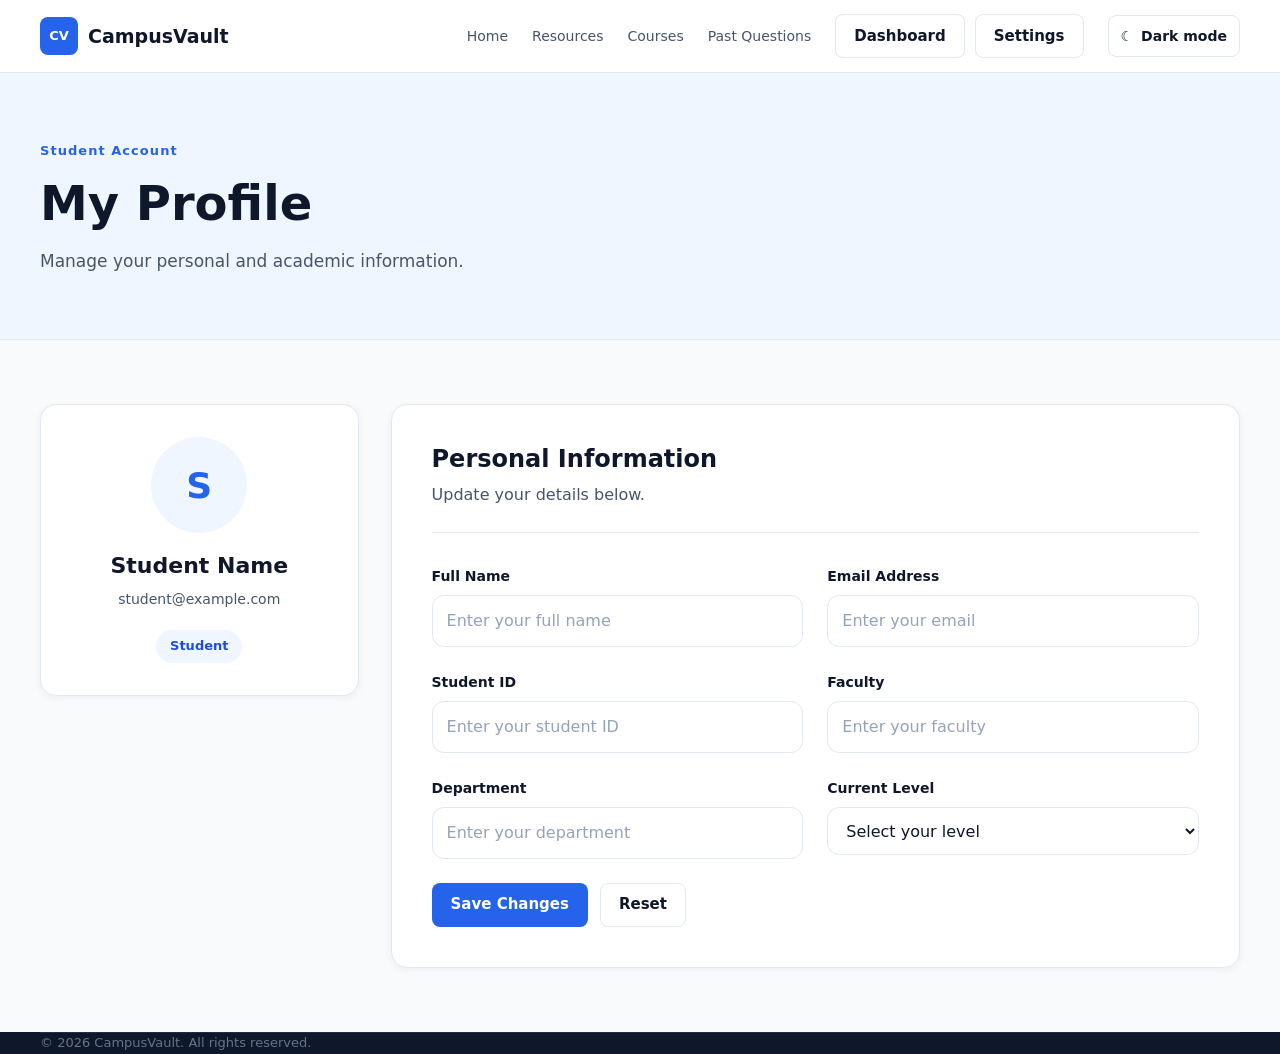
<file: pages/student/profile.html>
<!DOCTYPE html>
<html lang="en">

<head>
    <meta charset="UTF-8">
    <meta name="viewport" content="width=device-width, initial-scale=1.0">

    <title>My Profile | CampusVault</title>

    <link rel="stylesheet" href="../../css/style.css">
    <link rel="stylesheet" href="../../css/responsive.css">
    <link rel="stylesheet" href="../../css/pages/dashboard.css">
    <link rel="stylesheet" href="../../css/pages/profile.css">
    <script src="../../js/theme.js" defer></script>
</head>

<body>

    <!-- Header -->
    <header class="site-header">

        <div class="container header-container">

            <a href="../../index.html" class="logo">
                <span class="logo-icon">CV</span>
                <span class="logo-text">CampusVault</span>
            </a>

            <nav class="desktop-navigation">
                <a href="../../index.html">Home</a>
                <a href="../resources.html">Resources</a>
                <a href="../courses.html">Courses</a>
                <a href="../past-questions.html">Past Questions</a>
            </nav>

            <div class="header-actions">
                <a href="dashboard.html" class="btn btn-secondary">
                    Dashboard
                </a>

                <a href="settings.html" class="btn btn-secondary">
                    Settings
                </a>
            </div>

            <button
                class="theme-toggle"
                type="button"
                aria-label="Switch to dark mode"
                aria-pressed="false"
            >
                <span class="theme-toggle-icon" aria-hidden="true">☾</span>
                <span class="theme-toggle-label">Dark mode</span>
            </button>

            <button
                type="button"
                class="mobile-menu-toggle"
                aria-label="Open navigation menu"
                aria-expanded="false"
                aria-controls="mobile-navigation"
            >
                <span></span>
                <span></span>
                <span></span>
            </button>

        </div>

        <nav
            class="mobile-navigation"
            id="mobile-navigation"
            aria-label="Mobile navigation"
        >
            <a href="../../index.html">Home</a>
            <a href="../courses.html">Courses</a>
            <a href="../resources.html">Resources</a>
            <a href="../past-questions.html">Past Questions</a>
            <a href="dashboard.html">Dashboard</a>
            <a href="profile.html" class="active">Profile</a>
            <a href="saved-resources.html">Saved Resources</a>
            <a href="recently-viewed.html">Recently Viewed</a>
            <a href="settings.html">Settings</a>
        </nav>

    </header>

    <main>

        <!-- Profile Heading -->
        <section class="dashboard-welcome">

            <div class="container">

                <span class="section-label">
                    Student Account
                </span>

                <h1>My Profile</h1>

                <p>
                    Manage your personal and academic information.
                </p>

            </div>

        </section>

        <!-- Profile Content -->
        <section class="profile-section">

            <div class="container">

                <div class="profile-layout">

                    <!-- Profile Summary -->
                    <aside class="profile-summary">

                        <div class="profile-avatar" aria-hidden="true">
                            S
                        </div>

                        <h2 id="profile-display-name">
                            Student Name
                        </h2>

                        <p id="profile-display-email">
                            student@example.com
                        </p>

                        <span class="profile-role">
                            Student
                        </span>

                    </aside>

                    <!-- Profile Form -->
                    <div class="profile-form-card">

                        <div class="profile-card-heading">
                            <h2>Personal Information</h2>

                            <p>
                                Update your details below.
                            </p>
                        </div>

                        <form id="profile-form">

                            <div class="profile-form-grid">

                                <div class="form-group">
                                    <label for="full-name">
                                        Full Name
                                    </label>

                                    <input
                                        type="text"
                                        id="full-name"
                                        name="fullName"
                                        placeholder="Enter your full name"
                                        required
                                    >
                                </div>

                                <div class="form-group">
                                    <label for="email">
                                        Email Address
                                    </label>

                                    <input
                                        type="email"
                                        id="email"
                                        name="email"
                                        placeholder="Enter your email"
                                        required
                                    >
                                </div>

                                <div class="form-group">
                                    <label for="student-id">
                                        Student ID
                                    </label>

                                    <input
                                        type="text"
                                        id="student-id"
                                        name="studentId"
                                        placeholder="Enter your student ID"
                                    >
                                </div>

                                <div class="form-group">
                                    <label for="faculty">
                                        Faculty
                                    </label>

                                    <input
                                        type="text"
                                        id="faculty"
                                        name="faculty"
                                        placeholder="Enter your faculty"
                                    >
                                </div>

                                <div class="form-group">
                                    <label for="department">
                                        Department
                                    </label>

                                    <input
                                        type="text"
                                        id="department"
                                        name="department"
                                        placeholder="Enter your department"
                                    >
                                </div>

                                <div class="form-group">
                                    <label for="level">
                                        Current Level
                                    </label>

                                    <select id="level" name="level">

                                        <option value="">
                                            Select your level
                                        </option>

                                        <option value="100 Level">
                                            100 Level
                                        </option>

                                        <option value="200 Level">
                                            200 Level
                                        </option>

                                        <option value="300 Level">
                                            300 Level
                                        </option>

                                        <option value="400 Level">
                                            400 Level
                                        </option>

                                        <option value="500 Level">
                                            500 Level
                                        </option>

                                    </select>
                                </div>

                            </div>

                            <p
                                id="profile-message"
                                class="profile-message"
                                role="status"
                                aria-live="polite"
                            ></p>

                            <div class="profile-form-actions">

                                <button
                                    type="submit"
                                    class="btn btn-primary"
                                >
                                    Save Changes
                                </button>

                                <button
                                    type="reset"
                                    class="btn btn-secondary"
                                >
                                    Reset
                                </button>

                            </div>

                        </form>

                    </div>

                </div>

            </div>

        </section>

    </main>

    <footer class="site-footer">

        <div class="container footer-bottom">

            <p>
                &copy; 2026 CampusVault. All rights reserved.
            </p>

        </div>

    </footer>

    <script src="../../js/navigation.js"></script>
    <script src="../../js/profile.js"></script>
</body>

</html>
</file>
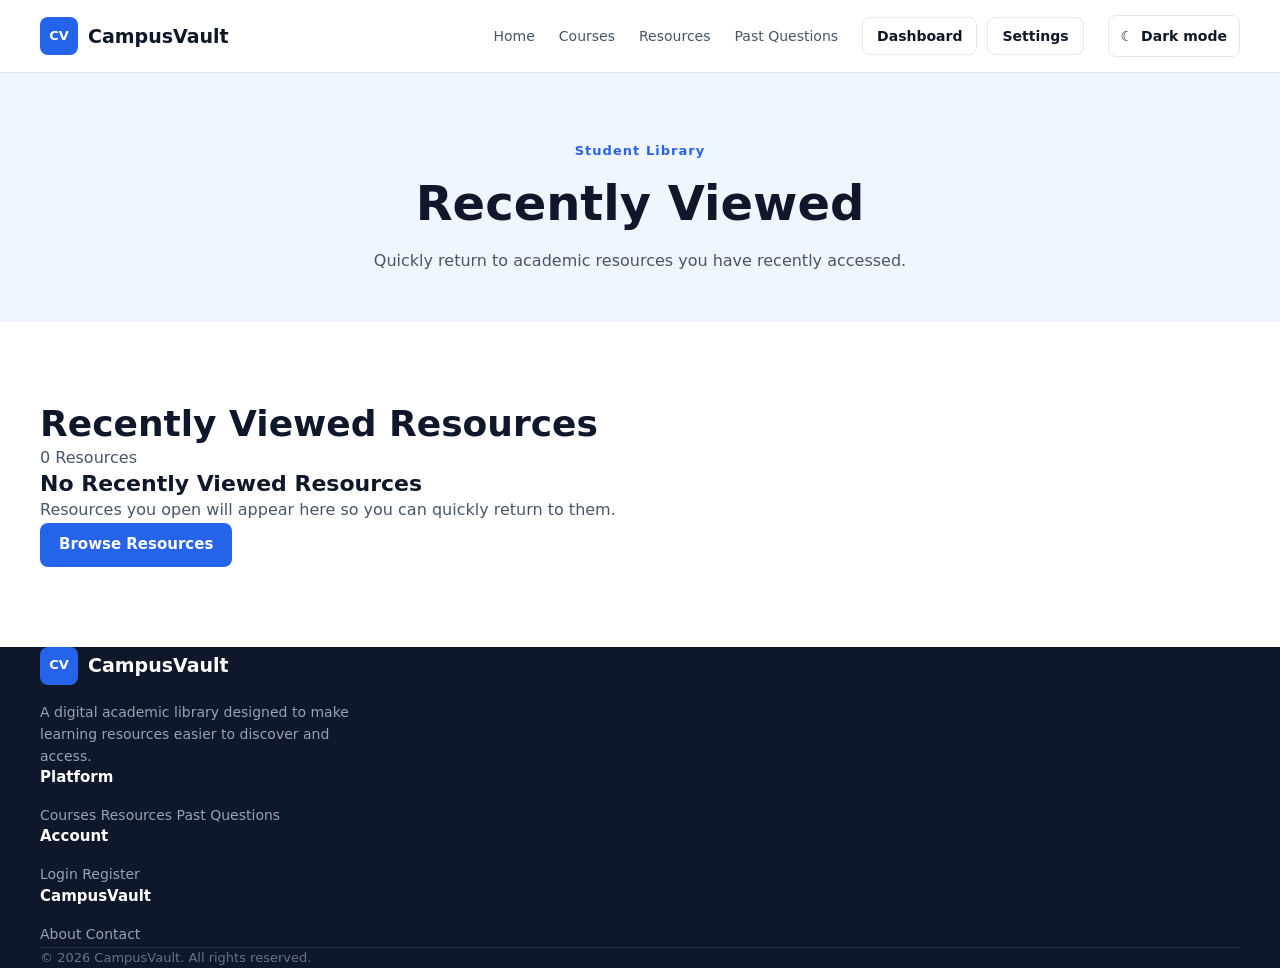
<file: pages/student/recently-viewed.html>
<!DOCTYPE html>
<html lang="en">

<head>

    <meta charset="UTF-8">

    <meta
        name="viewport"
        content="width=device-width, initial-scale=1.0"
    >

    <meta
        name="description"
        content="View your recently accessed academic resources on CampusVault."
    >

    <title>Recently Viewed | CampusVault</title>

    <link
        rel="stylesheet"
        href="../../css/style.css"
    >

    <link
        rel="stylesheet"
        href="../../css/responsive.css"
    >
    <script src="../../js/theme.js" defer></script>

</head>


<body>

    <!-- =========================
         HEADER
    ========================== -->

    <header class="site-header">

        <div class="container header-container">

            <a
                href="../../index.html"
                class="logo"
                aria-label="CampusVault Home"
            >
                <span class="logo-icon">CV</span>

                <span class="logo-text">
                    CampusVault
                </span>
            </a>


            <nav
                class="desktop-navigation"
                aria-label="Main navigation"
            >

                <a href="../../index.html">
                    Home
                </a>

                <a href="../courses.html">
                    Courses
                </a>

                <a href="../resources.html">
                    Resources
                </a>

                <a href="../past-questions.html">
                    Past Questions
                </a>

            </nav>


            <div class="header-actions">

                <a
                    href="dashboard.html"
                    class="btn btn-secondary btn-small"
                >
                    Dashboard
                </a>

                <a
                    href="settings.html"
                    class="btn btn-secondary btn-small"
                >
                    Settings
                </a>

            </div>

            <button
                class="theme-toggle"
                type="button"
                aria-label="Switch to dark mode"
                aria-pressed="false"
            >
                <span class="theme-toggle-icon" aria-hidden="true">☾</span>
                <span class="theme-toggle-label">Dark mode</span>
            </button>


            <button
                type="button"
                class="mobile-menu-toggle"
                aria-label="Open navigation menu"
                aria-expanded="false"
                aria-controls="mobile-navigation"
            >

                <span></span>
                <span></span>
                <span></span>

            </button>

        </div>


        <nav
            class="mobile-navigation"
            id="mobile-navigation"
            aria-label="Mobile navigation"
        >

            <a href="../../index.html">
                Home
            </a>

            <a href="../courses.html">
                Courses
            </a>

            <a href="../resources.html">
                Resources
            </a>

            <a href="../past-questions.html">
                Past Questions
            </a>

            <a href="dashboard.html">
                Dashboard
            </a>

            <a href="profile.html">
                Profile
            </a>

            <a href="saved-resources.html">
                Saved Resources
            </a>

            <a href="recently-viewed.html" class="active">
                Recently Viewed
            </a>

            <a href="settings.html">
                Settings
            </a>

        </nav>

    </header>


    <main>

        <!-- =========================
             PAGE HEADER
        ========================== -->

        <section class="page-header">

            <div class="container">

                <span class="section-label">
                    Student Library
                </span>

                <h1>
                    Recently Viewed
                </h1>

                <p>
                    Quickly return to academic resources
                    you have recently accessed.
                </p>

            </div>

        </section>


        <!-- =========================
             RECENTLY VIEWED
        ========================== -->

        <section class="resources-section">

            <div class="container">

                <div class="section-heading-row">

                    <div>

                        <h2>
                            Recently Viewed Resources
                        </h2>

                        <p>
                            <span id="recent-resource-count">
                                0 Resources
                            </span>
                        </p>

                    </div>

                </div>


                <div
                    class="resource-grid"
                    id="recent-resources-container"
                >

                    <!-- Recently viewed resources
                         will be inserted here -->

                </div>


                <!-- =========================
                     EMPTY STATE
                ========================== -->

                <div
                    class="empty-state"
                    id="recent-resources-empty"
                    hidden
                >

                    <h3>
                        No Recently Viewed Resources
                    </h3>

                    <p>
                        Resources you open will appear here
                        so you can quickly return to them.
                    </p>

                    <a
                        href="../resources.html"
                        class="btn btn-primary"
                    >
                        Browse Resources
                    </a>

                </div>

            </div>

        </section>

    </main>


    <!-- =========================
         FOOTER
    ========================== -->

    <footer class="site-footer">

        <div class="container">

            <div class="footer-content">

                <div class="footer-brand">

                    <a
                        href="../../index.html"
                        class="logo footer-logo"
                    >

                        <span class="logo-icon">
                            CV
                        </span>

                        <span class="logo-text">
                            CampusVault
                        </span>

                    </a>

                    <p>
                        A digital academic library designed
                        to make learning resources easier to
                        discover and access.
                    </p>

                </div>


                <div class="footer-column">

                    <h3>
                        Platform
                    </h3>

                    <a href="../courses.html">
                        Courses
                    </a>

                    <a href="../resources.html">
                        Resources
                    </a>

                    <a href="../past-questions.html">
                        Past Questions
                    </a>

                </div>


                <div class="footer-column">

                    <h3>
                        Account
                    </h3>

                    <a href="../auth/login.html">
                        Login
                    </a>

                    <a href="../auth/register.html">
                        Register
                    </a>

                </div>


                <div class="footer-column">

                    <h3>
                        CampusVault
                    </h3>

                    <a href="../about.html">
                        About
                    </a>

                    <a href="../contact.html">
                        Contact
                    </a>

                </div>

            </div>


            <div class="footer-bottom">

                <p>
                    &copy; 2026 CampusVault.
                    All rights reserved.
                </p>

            </div>

        </div>

    </footer>


    <!-- =========================
         JAVASCRIPT
    ========================== -->

    <script src="../../js/navigation.js"></script>

    <script src="../../js/resource-data.js"></script>
    <script src="../../js/recently-viewed.js"></script>

</body>

</html>
</file>
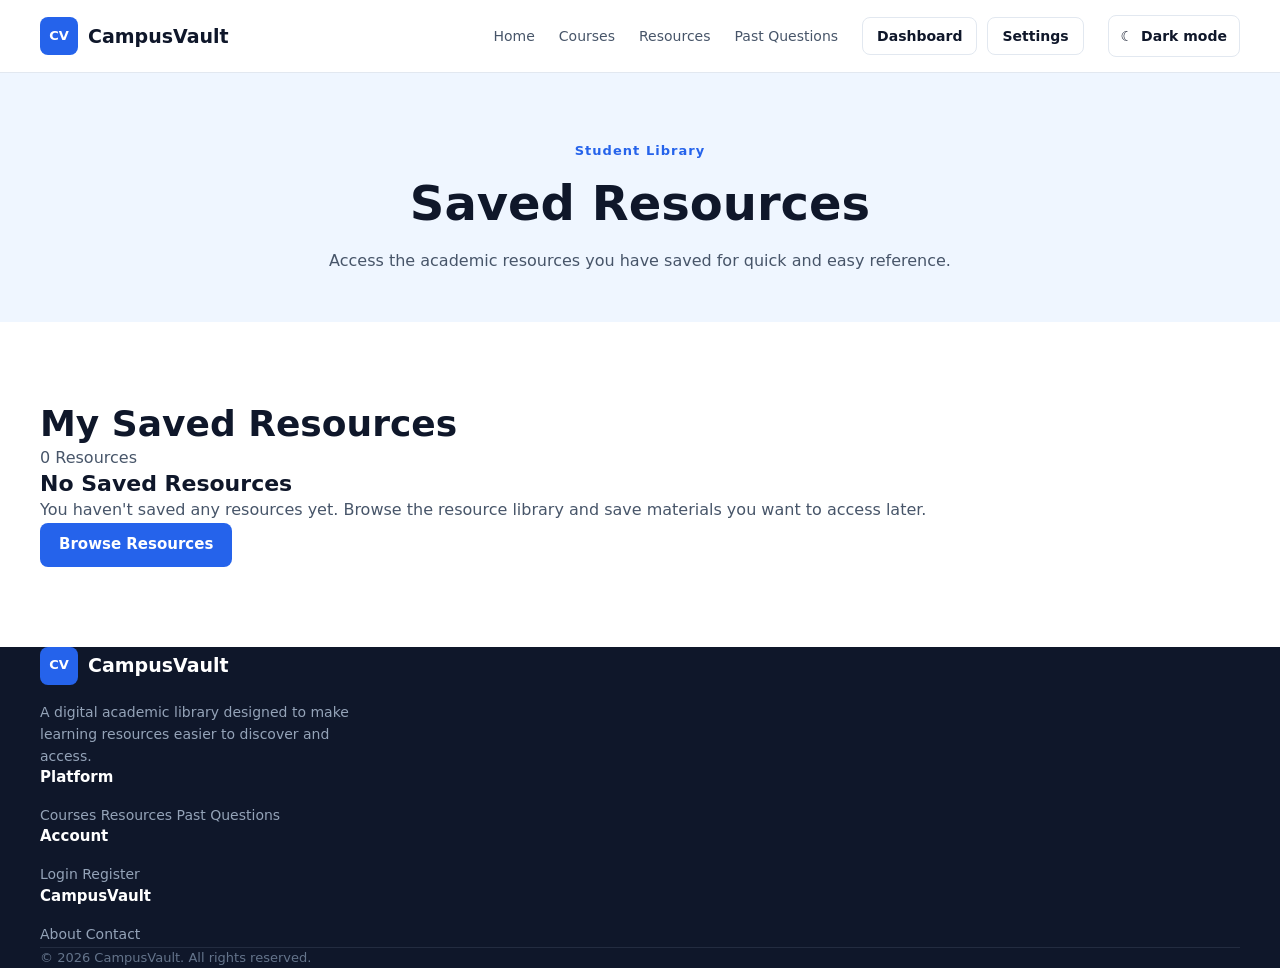
<file: pages/student/saved-resources.html>
<!DOCTYPE html>
<html lang="en">

<head>

    <meta charset="UTF-8">

    <meta
        name="viewport"
        content="width=device-width, initial-scale=1.0"
    >

    <meta
        name="description"
        content="View and manage your saved academic resources on CampusVault."
    >

    <title>Saved Resources | CampusVault</title>

    <link
        rel="stylesheet"
        href="../../css/style.css"
    >

    <link
        rel="stylesheet"
        href="../../css/responsive.css"
    >
    <script src="../../js/theme.js" defer></script>

</head>


<body>

    <!-- =========================
         HEADER
    ========================== -->

    <header class="site-header">

        <div class="container header-container">

            <a
                href="../../index.html"
                class="logo"
                aria-label="CampusVault Home"
            >

                <span class="logo-icon">
                    CV
                </span>

                <span class="logo-text">
                    CampusVault
                </span>

            </a>


            <nav
                class="desktop-navigation"
                aria-label="Main navigation"
            >

                <a href="../../index.html">
                    Home
                </a>

                <a href="../courses.html">
                    Courses
                </a>

                <a href="../resources.html">
                    Resources
                </a>

                <a href="../past-questions.html">
                    Past Questions
                </a>

            </nav>


            <div class="header-actions">

                <a
                    href="dashboard.html"
                    class="btn btn-secondary btn-small"
                >
                    Dashboard
                </a>

                <a
                    href="settings.html"
                    class="btn btn-secondary btn-small"
                >
                    Settings
                </a>

            </div>

            <button
                class="theme-toggle"
                type="button"
                aria-label="Switch to dark mode"
                aria-pressed="false"
            >
                <span class="theme-toggle-icon" aria-hidden="true">☾</span>
                <span class="theme-toggle-label">Dark mode</span>
            </button>


            <button
                type="button"
                class="mobile-menu-toggle"
                aria-label="Open navigation menu"
                aria-expanded="false"
                aria-controls="mobile-navigation"
            >

                <span></span>
                <span></span>
                <span></span>

            </button>

        </div>


        <nav
            class="mobile-navigation"
            id="mobile-navigation"
            aria-label="Mobile navigation"
        >

            <a href="../../index.html">
                Home
            </a>

            <a href="../courses.html">
                Courses
            </a>

            <a href="../resources.html">
                Resources
            </a>

            <a href="../past-questions.html">
                Past Questions
            </a>

            <a href="dashboard.html">
                Dashboard
            </a>

            <a href="profile.html">
                Profile
            </a>

            <a href="saved-resources.html" class="active">
                Saved Resources
            </a>

            <a href="recently-viewed.html">
                Recently Viewed
            </a>

            <a href="settings.html">
                Settings
            </a>

        </nav>

    </header>


    <main>

        <!-- =========================
             PAGE HEADER
        ========================== -->

        <section class="page-header">

            <div class="container">

                <span class="section-label">
                    Student Library
                </span>

                <h1>
                    Saved Resources
                </h1>

                <p>
                    Access the academic resources you have saved
                    for quick and easy reference.
                </p>

            </div>

        </section>


        <!-- =========================
             SAVED RESOURCES
        ========================== -->

        <section class="resources-section">

            <div class="container">

                <div class="section-heading-row">

                    <div>

                        <h2>
                            My Saved Resources
                        </h2>

                        <p>
                            <span id="saved-resource-count">
                                0 Resources
                            </span>
                        </p>

                    </div>

                </div>


                <div
                    class="resource-grid"
                    id="saved-resources-container"
                >

                    <!-- Saved resources will be inserted here -->

                </div>


                <!-- =========================
                     EMPTY STATE
                ========================== -->

                <div
                    class="empty-state"
                    id="saved-resources-empty"
                    hidden
                >

                    <h3>
                        No Saved Resources
                    </h3>

                    <p>
                        You haven't saved any resources yet.
                        Browse the resource library and save
                        materials you want to access later.
                    </p>

                    <a
                        href="../resources.html"
                        class="btn btn-primary"
                    >
                        Browse Resources
                    </a>

                </div>

            </div>

        </section>

    </main>


    <!-- =========================
         FOOTER
    ========================== -->

    <footer class="site-footer">

        <div class="container">

            <div class="footer-content">

                <div class="footer-brand">

                    <a
                        href="../../index.html"
                        class="logo footer-logo"
                    >

                        <span class="logo-icon">
                            CV
                        </span>

                        <span class="logo-text">
                            CampusVault
                        </span>

                    </a>

                    <p>
                        A digital academic library designed
                        to make learning resources easier to
                        discover and access.
                    </p>

                </div>


                <div class="footer-column">

                    <h3>
                        Platform
                    </h3>

                    <a href="../courses.html">
                        Courses
                    </a>

                    <a href="../resources.html">
                        Resources
                    </a>

                    <a href="../past-questions.html">
                        Past Questions
                    </a>

                </div>


                <div class="footer-column">

                    <h3>
                        Account
                    </h3>

                    <a href="../auth/login.html">
                        Login
                    </a>

                    <a href="../auth/register.html">
                        Register
                    </a>

                </div>


                <div class="footer-column">

                    <h3>
                        CampusVault
                    </h3>

                    <a href="../about.html">
                        About
                    </a>

                    <a href="../contact.html">
                        Contact
                    </a>

                </div>

            </div>


            <div class="footer-bottom">

                <p>
                    &copy; 2026 CampusVault.
                    All rights reserved.
                </p>

            </div>

        </div>

    </footer>


    <!-- =========================
         JAVASCRIPT
    ========================== -->

    <script src="../../js/navigation.js"></script>
    <script src="../../js/resource-data.js"></script>
    <script src="../../js/saved-resources.js"></script>
</body>

</html>
</file>
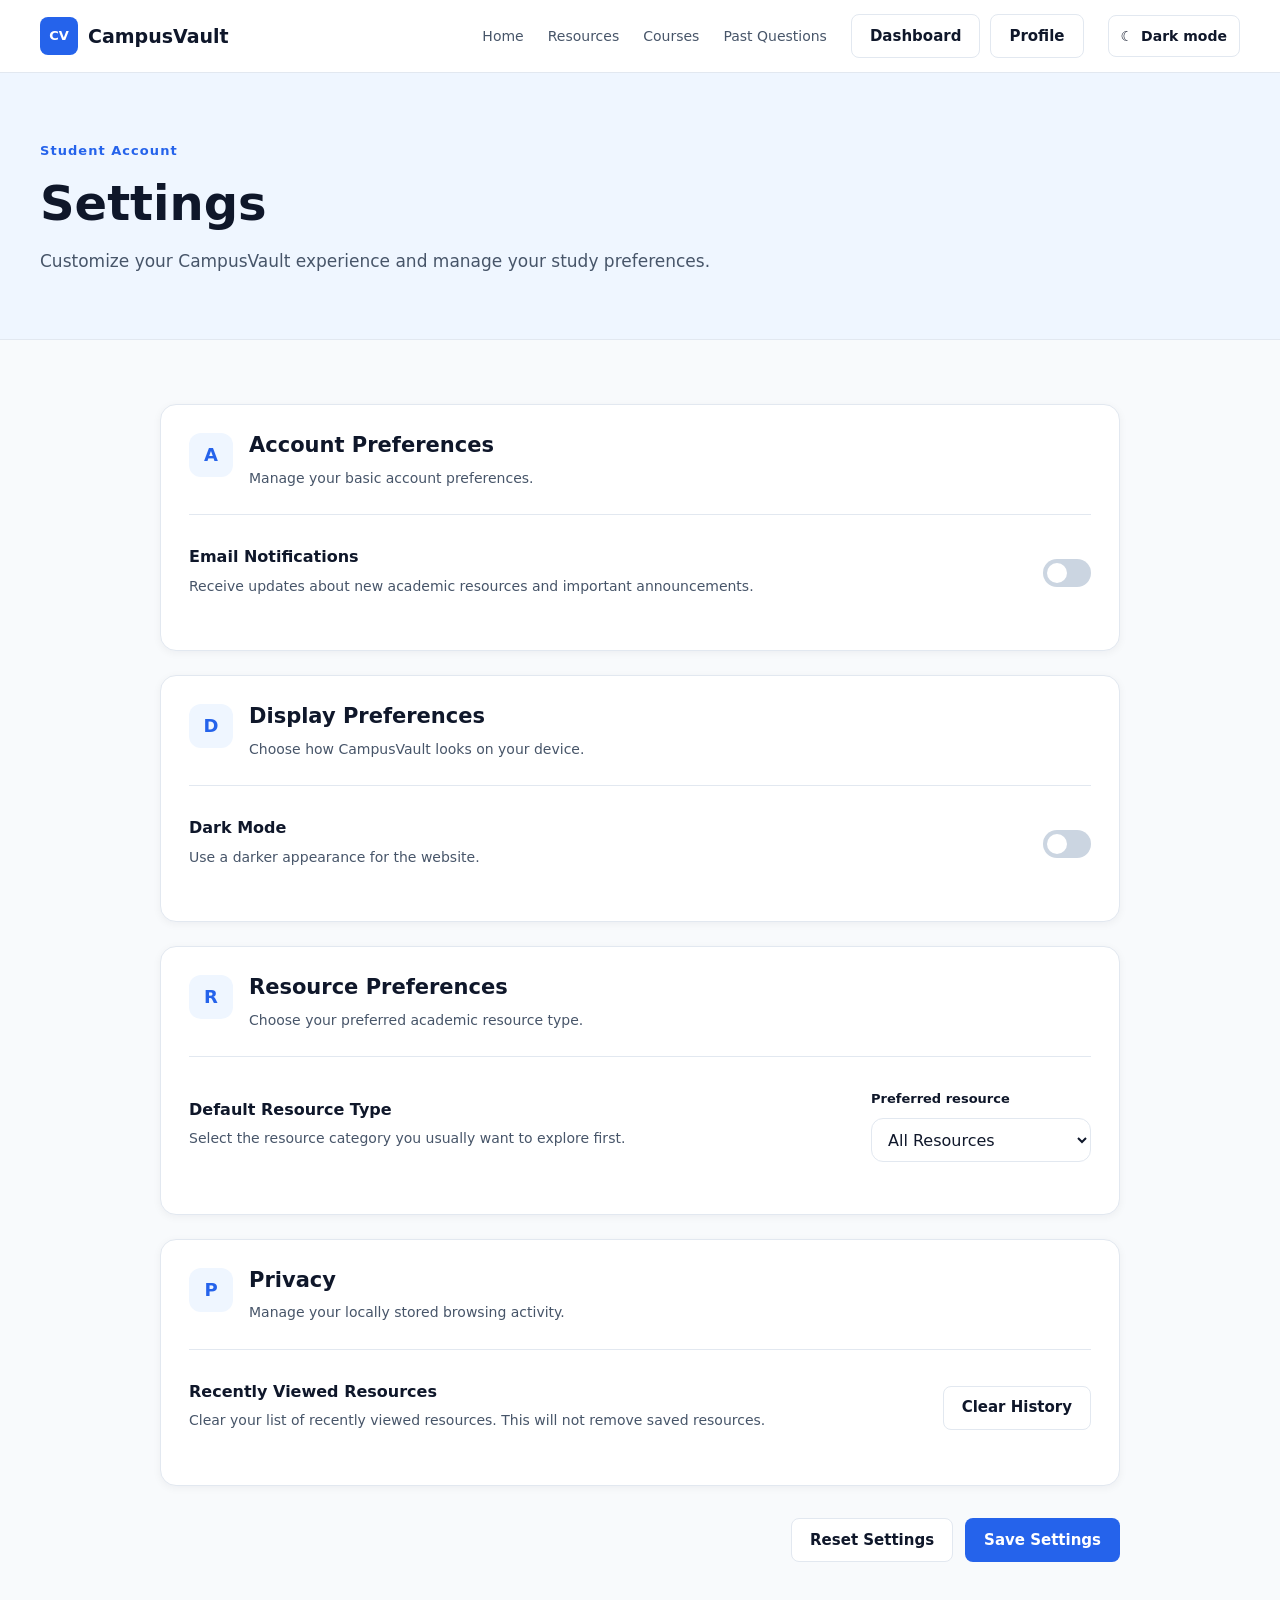
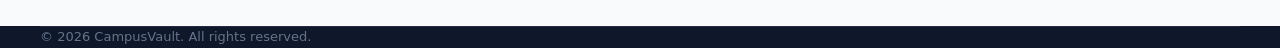
<file: pages/student/settings.html>
<!DOCTYPE html>
<html lang="en">

<head>
    <meta charset="UTF-8">
    <meta name="viewport" content="width=device-width, initial-scale=1.0">

    <title>Settings | CampusVault</title>

    <link rel="stylesheet" href="../../css/style.css">
    <link rel="stylesheet" href="../../css/responsive.css">
    <link rel="stylesheet" href="../../css/pages/dashboard.css">
    <link rel="stylesheet" href="../../css/pages/settings.css">
    <script src="../../js/theme.js" defer></script>
    <script src="../../js/settings.js" defer></script>
</head>

<body>

    <!-- =========================
         HEADER
    ========================== -->

    <header class="site-header">

        <div class="container header-container">

            <a href="../../index.html" class="logo">
                <span class="logo-icon">CV</span>
                <span class="logo-text">CampusVault</span>
            </a>

            <nav class="desktop-navigation">
                <a href="../../index.html">Home</a>
                <a href="../resources.html">Resources</a>
                <a href="../courses.html">Courses</a>
                <a href="../past-questions.html">Past Questions</a>
            </nav>

            <div class="header-actions">
                <a href="dashboard.html" class="btn btn-secondary">
                    Dashboard
                </a>

                <a href="profile.html" class="btn btn-secondary">
                    Profile
                </a>
            </div>

            <button
                class="theme-toggle"
                type="button"
                aria-label="Switch to dark mode"
                aria-pressed="false"
            >
                <span class="theme-toggle-icon" aria-hidden="true">☾</span>
                <span class="theme-toggle-label">Dark mode</span>
            </button>

            <button
                type="button"
                class="mobile-menu-toggle"
                aria-label="Open navigation menu"
                aria-expanded="false"
                aria-controls="mobile-navigation"
            >
                <span></span>
                <span></span>
                <span></span>
            </button>

        </div>

        <nav
            class="mobile-navigation"
            id="mobile-navigation"
            aria-label="Mobile navigation"
        >
            <a href="../../index.html">Home</a>
            <a href="../courses.html">Courses</a>
            <a href="../resources.html">Resources</a>
            <a href="../past-questions.html">Past Questions</a>
            <a href="dashboard.html">Dashboard</a>
            <a href="profile.html">Profile</a>
            <a href="saved-resources.html">Saved Resources</a>
            <a href="recently-viewed.html">Recently Viewed</a>
            <a href="settings.html" class="active">Settings</a>
        </nav>

    </header>


    <main>

        <!-- =========================
             PAGE INTRODUCTION
        ========================== -->

        <section class="dashboard-welcome">

            <div class="container">

                <span class="section-label">
                    Student Account
                </span>

                <h1>Settings</h1>

                <p>
                    Customize your CampusVault experience and manage
                    your study preferences.
                </p>

            </div>

        </section>


        <!-- =========================
             SETTINGS CONTENT
        ========================== -->

        <section class="settings-section">

            <div class="container">

                <!-- Account Preferences -->

                <article class="settings-card">

                    <div class="settings-card-heading">

                        <div class="settings-icon" aria-hidden="true">
                            A
                        </div>

                        <div>
                            <h2>Account Preferences</h2>

                            <p>
                                Manage your basic account preferences.
                            </p>
                        </div>

                    </div>

                    <div class="settings-item">

                        <div class="settings-item-info">
                            <h3>Email Notifications</h3>

                            <p>
                                Receive updates about new academic
                                resources and important announcements.
                            </p>
                        </div>

                        <label class="settings-toggle">

                            <input
                                type="checkbox"
                                id="email-notifications"
                            >

                            <span class="toggle-slider"></span>

                            <span class="sr-only">
                                Enable email notifications
                            </span>

                        </label>

                    </div>

                </article>


                <!-- Display Preferences -->

                <article class="settings-card">

                    <div class="settings-card-heading">

                        <div class="settings-icon" aria-hidden="true">
                            D
                        </div>

                        <div>
                            <h2>Display Preferences</h2>

                            <p>
                                Choose how CampusVault looks on your device.
                            </p>
                        </div>

                    </div>

                    <div class="settings-item">

                        <div class="settings-item-info">
                            <h3>Dark Mode</h3>

                            <p>
                                Use a darker appearance for the website.
                            </p>
                        </div>

                        <label class="settings-toggle">

                            <input
                                type="checkbox"
                                id="dark-mode"
                            >

                            <span class="toggle-slider"></span>

                            <span class="sr-only">
                                Enable dark mode
                            </span>

                        </label>

                    </div>

                </article>


                <!-- Resource Preferences -->

                <article class="settings-card">

                    <div class="settings-card-heading">

                        <div class="settings-icon" aria-hidden="true">
                            R
                        </div>

                        <div>
                            <h2>Resource Preferences</h2>

                            <p>
                                Choose your preferred academic resource type.
                            </p>
                        </div>

                    </div>

                    <div class="settings-item settings-select-item">

                        <div class="settings-item-info">
                            <h3>Default Resource Type</h3>

                            <p>
                                Select the resource category you usually
                                want to explore first.
                            </p>
                        </div>

                        <div class="settings-select-wrapper">

                            <label for="default-resource-type">
                                Preferred resource
                            </label>

                            <select id="default-resource-type">

                                <option value="all">
                                    All Resources
                                </option>

                                <option value="lecture-notes">
                                    Lecture Notes
                                </option>

                                <option value="past-questions">
                                    Past Questions
                                </option>

                                <option value="assignments">
                                    Assignments
                                </option>

                                <option value="other">
                                    Other Resources
                                </option>

                            </select>

                        </div>

                    </div>

                </article>


                <!-- Privacy Preferences -->

                <article class="settings-card">

                    <div class="settings-card-heading">

                        <div class="settings-icon" aria-hidden="true">
                            P
                        </div>

                        <div>
                            <h2>Privacy</h2>

                            <p>
                                Manage your locally stored browsing activity.
                            </p>
                        </div>

                    </div>

                    <div class="settings-item">

                        <div class="settings-item-info">
                            <h3>Recently Viewed Resources</h3>

                            <p>
                                Clear your list of recently viewed resources.
                                This will not remove saved resources.
                            </p>
                        </div>

                        <button
                            type="button"
                            class="btn btn-secondary"
                            id="clear-history-button"
                        >
                            Clear History
                        </button>

                    </div>

                </article>


                <!-- Settings Actions -->

                <div class="settings-actions">

                    <p
                        id="settings-message"
                        class="settings-message"
                        role="status"
                        aria-live="polite"
                    ></p>

                    <button
                        type="button"
                        class="btn btn-secondary"
                        id="reset-settings-button"
                    >
                        Reset Settings
                    </button>

                    <button
                        type="button"
                        class="btn btn-primary"
                        id="save-settings-button"
                    >
                        Save Settings
                    </button>

                </div>

            </div>

        </section>

    </main>


    <!-- =========================
         FOOTER
    ========================== -->

    <footer class="site-footer">

        <div class="container footer-bottom">

            <p>
                &copy; 2026 CampusVault. All rights reserved.
            </p>

        </div>

    </footer>


    <script src="../../js/navigation.js"></script>

</body>

</html>
</file>
<file: css/style.css>
/* =========================================================
   CAMPUSVAULT - GLOBAL STYLES
   ========================================================= */


/* =========================================================
   1. CSS VARIABLES
   ========================================================= */

:root {
    /* Colors */
    --color-primary: #2563eb;
    --color-primary-dark: #1d4ed8;
    --color-primary-light: #eff6ff;

    --color-heading: #0f172a;
    --color-text: #475569;
    --color-text-light: #64748b;
    --color-body: var(--color-text);
    --color-text-muted: var(--color-text-light);
    --color-link: var(--color-primary);

    --color-background: #f8fafc;
    --color-surface: #ffffff;

    --color-border: #e2e8f0;

    --color-success: #16a34a;
    --color-warning: #d97706;
    --color-error: #dc2626;

    /* Typography */
    --font-family:
        Inter,
        system-ui,
        -apple-system,
        BlinkMacSystemFont,
        "Segoe UI",
        sans-serif;

    /* Layout */
    --container-width: 1200px;

    /* Spacing */
    --space-1: 4px;
    --space-2: 8px;
    --space-3: 12px;
    --space-4: 16px;
    --space-5: 24px;
    --space-6: 32px;
    --space-7: 48px;
    --space-8: 64px;
    --space-9: 80px;
    --space-10: 96px;

    /* Radius */
    --radius-sm: 8px;
    --radius-md: 12px;
    --radius-lg: 16px;
    --radius-full: 999px;
    --radius-pill: var(--radius-full);
    --radius-card: var(--radius-lg);
    --radius-button: var(--radius-sm);

    /* Shadows */
    --shadow-sm: 0 2px 8px rgba(15, 23, 42, 0.05);
    --shadow-md: 0 8px 24px rgba(15, 23, 42, 0.08);

    /* Transitions */
    --transition-fast: 0.2s ease;
    --transition-normal: 0.3s ease;
    --transition: var(--transition-fast);
}


/* =========================================================
   2. RESET
   ========================================================= */

* {
    margin: 0;
    padding: 0;
    box-sizing: border-box;
}

html {
    scroll-behavior: smooth;
}

body {
    font-family: var(--font-family);
    font-size: 16px;
    line-height: 1.6;
    color: var(--color-text);
    background-color: var(--color-background);
}

img {
    display: block;
    max-width: 100%;
}

a {
    color: inherit;
    text-decoration: none;
}

button,
input,
textarea,
select {
    font: inherit;
}

button {
    cursor: pointer;
}

ul {
    list-style: none;
}


/* =========================================================
   3. ACCESSIBILITY
   ========================================================= */

.visually-hidden {
    position: absolute;
    width: 1px;
    height: 1px;
    padding: 0;
    margin: -1px;
    overflow: hidden;
    clip: rect(0, 0, 0, 0);
    white-space: nowrap;
    border: 0;
}

/* The hidden attribute must always win over component display
   rules (for example .resource-card { display: flex }),
   otherwise filtered-out cards stay visible and keyboard
   focusable while the result counter reports them as hidden. */
[hidden] {
    display: none !important;
}


/* =========================================================
   4. CONTAINER
   ========================================================= */

.container {
    width: min(100% - 32px, var(--container-width));
    margin-inline: auto;
}


/* =========================================================
   5. TYPOGRAPHY
   ========================================================= */

h1,
h2,
h3,
h4 {
    color: var(--color-heading);
    line-height: 1.2;
    font-weight: 700;
}

h1 {
    font-size: 36px;
}

h2 {
    font-size: 30px;
}

h3 {
    font-size: 22px;
}

p {
    color: var(--color-text);
}

.section-heading {
    display: flex;
    align-items: flex-end;
    justify-content: space-between;
    gap: var(--space-5);
    margin-bottom: var(--space-7);
}

.section-heading.centered {
    display: block;
    text-align: center;
    max-width: 700px;
    margin-inline: auto;
    margin-bottom: var(--space-7);
}

.section-heading h2 {
    margin-top: var(--space-2);
}

.section-heading p {
    margin-top: var(--space-3);
}

.section-label {
    display: inline-block;
    color: var(--color-primary);
    font-size: 13px;
    font-weight: 700;
    letter-spacing: 0.08em;
}


/* =========================================================
   6. BUTTONS
   ========================================================= */

.btn {
    display: inline-flex;
    align-items: center;
    justify-content: center;
    min-height: 44px;
    padding: 10px 18px;
    border: 1px solid transparent;
    border-radius: var(--radius-sm);
    font-size: 15px;
    font-weight: 600;
    line-height: 1;
    transition:
        background-color var(--transition-fast),
        color var(--transition-fast),
        border-color var(--transition-fast),
        transform var(--transition-fast);
}

.btn:hover {
    transform: translateY(-1px);
}

.btn-primary {
    color: #ffffff;
    background-color: var(--color-primary);
}

.btn-primary:hover {
    background-color: var(--color-primary-dark);
}

.btn-secondary {
    color: var(--color-heading);
    background-color: var(--color-surface);
    border-color: var(--color-border);
}

.btn-secondary:hover {
    border-color: var(--color-primary);
    color: var(--color-primary);
}

.btn-large {
    min-height: 50px;
    padding: 14px 24px;
    font-size: 16px;
}

.btn-small {
    min-height: 38px;
    padding: 8px 14px;
    font-size: 14px;
}


/* =========================================================
   7. HEADER
   ========================================================= */

.site-header {
    position: relative;
    z-index: 100;
    background-color: var(--color-surface);
    border-bottom: 1px solid var(--color-border);
}

.header-container {
    display: flex;
    align-items: center;
    justify-content: space-between;
    min-height: 72px;
    gap: var(--space-5);
}

.header-inner {
    display: flex;
    align-items: center;
    justify-content: space-between;
    min-height: 72px;
    gap: var(--space-5);
}


/* Logo */

.logo {
    display: inline-flex;
    align-items: center;
    gap: 10px;
    flex-shrink: 0;
}

.logo-icon {
    display: grid;
    place-items: center;
    width: 38px;
    height: 38px;
    border-radius: var(--radius-sm);
    color: #ffffff;
    background-color: var(--color-primary);
    font-size: 13px;
    font-weight: 800;
}

.logo-text {
    color: var(--color-heading);
    font-size: 19px;
    font-weight: 700;
}


/* Desktop navigation */

.main-navigation {
    display: none;
}

.desktop-navigation {
    display: none;
    align-items: center;
    gap: 24px;
}

.desktop-navigation a {
    color: var(--color-text);
    font-size: 14px;
    font-weight: 500;
    transition: color var(--transition-fast);
}

.desktop-navigation a:hover,
.desktop-navigation a.active {
    color: var(--color-primary);
}

.nav-list {
    display: flex;
    align-items: center;
    gap: 24px;
}

.nav-link {
    position: relative;
    color: var(--color-text);
    font-size: 14px;
    font-weight: 500;
    transition: color var(--transition-fast);
}

.nav-link:hover,
.nav-link.active {
    color: var(--color-primary);
}


/* Header actions */

.header-actions {
    display: none;
    align-items: center;
    gap: 10px;
}

.theme-toggle {
    display: inline-flex;
    align-items: center;
    justify-content: center;
    gap: 8px;
    min-height: 42px;
    padding: 8px 12px;
    border: 1px solid var(--color-border);
    border-radius: var(--radius-sm);
    color: var(--color-heading);
    background-color: var(--color-surface);
    font-size: 14px;
    font-weight: 600;
    white-space: nowrap;
    transition:
        background-color var(--transition-fast),
        color var(--transition-fast),
        border-color var(--transition-fast);
}

.theme-toggle:hover {
    border-color: var(--color-primary);
}


/* Mobile menu button */

.mobile-menu-toggle {
    display: flex;
    flex-direction: column;
    justify-content: center;
    gap: 5px;
    width: 42px;
    height: 42px;
    padding: 8px;
    border: 1px solid var(--color-border);
    border-radius: var(--radius-sm);
    background-color: var(--color-surface);
}

.mobile-menu-toggle span {
    display: block;
    width: 100%;
    height: 2px;
    border-radius: 2px;
    background-color: var(--color-heading);
}


/* Mobile navigation */

.mobile-navigation {
    display: none;
    padding: 16px;
    border-top: 1px solid var(--color-border);
    background-color: var(--color-surface);
}

.mobile-navigation.is-open {
    display: block;
}

/* Styles every mobile menu link, regardless of page. */

.mobile-navigation a {
    display: block;
    padding: 12px;
    border-radius: var(--radius-sm);
    color: var(--color-text);
    font-weight: 500;
    transition:
        color var(--transition-fast),
        background-color var(--transition-fast);
}

.mobile-navigation a:hover,
.mobile-navigation a.active {
    color: var(--color-primary);
    background-color: var(--color-primary-light);
}

/* Logout control (preview behaviour, see logout.js) */

.mobile-navigation .logout-button {
    display: block;
    width: 100%;
    padding: 12px;
    border: none;
    border-radius: var(--radius-sm);
    background: none;
    color: var(--color-text);
    font: inherit;
    font-weight: 500;
    text-align: left;
    cursor: pointer;
    transition:
        color var(--transition-fast),
        background-color var(--transition-fast);
}

.mobile-navigation .logout-button:hover {
    color: var(--color-primary);
    background-color: var(--color-primary-light);
}

.logout-notice {
    padding: 12px 16px;
    border-top: 1px dashed var(--color-border);
    background-color: var(--color-background);
    color: var(--color-text);
    font-size: 13px;
    text-align: center;
}


/* =========================================================
   8. HERO
   ========================================================= */

.hero-section {
    padding: 80px 0;
    background:
        linear-gradient(
            135deg,
            #eff6ff 0%,
            #ffffff 60%,
            #f8fafc 100%
        );
}

.hero-container {
    display: flex;
    align-items: center;
}

.hero-content {
    max-width: 760px;
}

.hero-badge {
    display: inline-flex;
    margin-bottom: var(--space-4);
    padding: 7px 12px;
    border-radius: var(--radius-full);
    color: var(--color-primary-dark);
    background-color: #dbeafe;
    font-size: 13px;
    font-weight: 600;
}

.hero-content h1 {
    max-width: 760px;
    font-size: 42px;
    letter-spacing: -0.03em;
}

.hero-description {
    max-width: 650px;
    margin-top: var(--space-5);
    font-size: 17px;
    color: var(--color-text-light);
}

.hero-actions {
    display: flex;
    flex-wrap: wrap;
    gap: 12px;
    margin-top: var(--space-7);
}


/* =========================================================
   9. SEARCH
   ========================================================= */

.search-section {
    position: relative;
    margin-top: -32px;
    padding-bottom: var(--space-8);
}

.search-box {
    padding: 28px;
    border: 1px solid var(--color-border);
    border-radius: var(--radius-lg);
    background-color: var(--color-surface);
    box-shadow: var(--shadow-md);
}

.search-heading {
    display: block;
    margin-bottom: var(--space-5);
}

.search-heading h2 {
    font-size: 24px;
}

.resource-search-form {
    display: flex;
    gap: 12px;
}

.search-input-wrapper {
    flex: 1;
}

.search-input {
    width: 100%;
    min-height: 48px;
    padding: 12px 16px;
    border: 1px solid var(--color-border);
    border-radius: var(--radius-sm);
    outline: none;
    color: var(--color-heading);
    background-color: var(--color-surface);
    transition:
        border-color var(--transition-fast),
        box-shadow var(--transition-fast);
}

.search-input::placeholder {
    color: #94a3b8;
}

.search-input:focus {
    border-color: var(--color-primary);
    box-shadow: 0 0 0 3px rgba(37, 99, 235, 0.12);
}

.search-button {
    min-width: 110px;
}


/* =========================================================
   10. COURSES
   ========================================================= */

.courses-section {
    padding: var(--space-8) 0;
}

.course-grid {
    display: grid;
    grid-template-columns: 1fr;
    gap: 16px;
}

.course-card {
    display: flex;
    align-items: center;
    gap: 16px;
    padding: 20px;
    border: 1px solid var(--color-border);
    border-radius: var(--radius-md);
    background-color: var(--color-surface);
    transition:
        transform var(--transition-normal),
        box-shadow var(--transition-normal),
        border-color var(--transition-normal);
}

.course-card:hover {
    transform: translateY(-3px);
    border-color: #bfdbfe;
    box-shadow: var(--shadow-md);
}

.course-icon {
    display: grid;
    place-items: center;
    width: 50px;
    height: 50px;
    flex-shrink: 0;
    border-radius: var(--radius-sm);
    color: var(--color-primary-dark);
    background-color: var(--color-primary-light);
    font-size: 13px;
    font-weight: 700;
}

.course-content {
    flex: 1;
}

.course-code {
    color: var(--color-primary);
    font-size: 12px;
    font-weight: 700;
    letter-spacing: 0.04em;
}

.course-content h3 {
    margin-top: 4px;
    font-size: 18px;
}

.course-content p {
    margin-top: 3px;
    font-size: 13px;
    color: var(--color-text-light);
}

.course-link {
    display: grid;
    place-items: center;
    width: 36px;
    height: 36px;
    flex-shrink: 0;
    border-radius: var(--radius-full);
    color: var(--color-primary);
    background-color: var(--color-primary-light);
    font-size: 20px;
    transition:
        background-color var(--transition-fast),
        color var(--transition-fast);
}

.course-link:hover {
    color: #ffffff;
    background-color: var(--color-primary);
}

.text-link {
    color: var(--color-primary);
    font-size: 14px;
    font-weight: 600;
}

.text-link:hover {
    color: var(--color-primary-dark);
}


/* =========================================================
   11. RESOURCE CATEGORIES
   ========================================================= */

.categories-section {
    padding: var(--space-9) 0;
    background-color: var(--color-surface);
}

.category-grid {
    display: grid;
    grid-template-columns: 1fr;
    gap: 16px;
}

.category-card {
    padding: 24px;
    border: 1px solid var(--color-border);
    border-radius: var(--radius-md);
    background-color: var(--color-surface);
    transition:
        transform var(--transition-normal),
        box-shadow var(--transition-normal),
        border-color var(--transition-normal);
}

.category-card:hover {
    transform: translateY(-3px);
    border-color: #bfdbfe;
    box-shadow: var(--shadow-md);
}

.category-icon {
    display: grid;
    place-items: center;
    width: 48px;
    height: 48px;
    margin-bottom: 18px;
    border-radius: var(--radius-sm);
    color: var(--color-primary-dark);
    background-color: var(--color-primary-light);
    font-size: 13px;
    font-weight: 700;
}

.category-card h3 {
    font-size: 20px;
}

.category-card p {
    margin-top: 8px;
    font-size: 14px;
}

.category-link {
    display: inline-block;
    margin-top: 18px;
    color: var(--color-primary);
    font-size: 14px;
    font-weight: 600;
}


/* =========================================================
   12. HOW IT WORKS
   ========================================================= */

.how-it-works-section {
    padding: var(--space-9) 0;
}

.steps-grid {
    display: grid;
    grid-template-columns: 1fr;
    gap: 20px;
}

.step-card {
    position: relative;
    padding: 28px;
    border: 1px solid var(--color-border);
    border-radius: var(--radius-md);
    background-color: var(--color-surface);
}

.step-number {
    display: inline-block;
    margin-bottom: 20px;
    color: var(--color-primary);
    font-size: 14px;
    font-weight: 800;
}

.step-card h3 {
    font-size: 22px;
}

.step-card p {
    margin-top: 10px;
}


/* =========================================================
   13. RESOURCES
   ========================================================= */

.resources-section {
    padding: var(--space-9) 0;
    background-color: var(--color-surface);
}

/* This homepage section and the RESOURCES PAGE block further
   down the file render the same resource cards, so the shared
   rules for .resource-grid, .resource-card, .resource-type,
   .file-type, .resource-course, .resource-meta and
   .resource-card-footer are declared once in that later block,
   which wins the cascade for every property it defines.
   Only the wrappers used by these homepage cards are declared
   here. */

.resource-card-header {
    display: flex;
    align-items: center;
    justify-content: space-between;
    gap: 12px;
    padding: 16px 20px;
    border-bottom: 1px solid var(--color-border);
}

.resource-card-body {
    flex: 1;
    padding: 20px;
}

.resource-card-body p {
    margin-top: 10px;
    font-size: 14px;
}

.icon-button {
    display: grid;
    place-items: center;
    width: 38px;
    height: 38px;
    border: 1px solid var(--color-border);
    border-radius: var(--radius-full);
    color: var(--color-text);
    background-color: var(--color-surface);
    font-size: 20px;
    transition:
        color var(--transition-fast),
        border-color var(--transition-fast),
        background-color var(--transition-fast);
}

.icon-button:hover {
    color: var(--color-primary);
    border-color: #bfdbfe;
    background-color: var(--color-primary-light);
}

.icon-button[aria-pressed="true"] {
    color: var(--color-primary);
    border-color: #bfdbfe;
    background-color: var(--color-primary-light);
}


/* =========================================================
   14. CTA SECTIONS
   ========================================================= */

.cta-section {
    padding: var(--space-9) 0;
}

.student-cta {
    background-color: var(--color-primary-light);
}

.lecturer-cta {
    background-color: var(--color-surface);
}

.cta-container {
    text-align: center;
}

.cta-content {
    max-width: 720px;
    margin-inline: auto;
}

.cta-content h2 {
    margin-top: 8px;
    font-size: 32px;
}

.cta-content p {
    max-width: 620px;
    margin: 16px auto 0;
}

.cta-content .btn {
    margin-top: 28px;
}


/* =========================================================
   15. FOOTER
   ========================================================= */

.site-footer {
    color: #cbd5e1;
    background-color: #0f172a;
}

.footer-container {
    display: grid;
    grid-template-columns: 1fr;
    gap: 40px;
    padding-top: 56px;
    padding-bottom: 48px;
}

.footer-brand {
    max-width: 320px;
}

.footer-logo .logo-text {
    color: #ffffff;
}

.footer-brand p {
    margin-top: 16px;
    color: #94a3b8;
    font-size: 14px;
}

.footer-column h3 {
    margin-bottom: 16px;
    color: #ffffff;
    font-size: 15px;
}

.footer-column ul {
    display: flex;
    flex-direction: column;
    gap: 10px;
}

.footer-column a {
    color: #94a3b8;
    font-size: 14px;
    transition: color var(--transition-fast);
}

.footer-column a:hover {
    color: #ffffff;
}

.footer-bottom {
    border-top: 1px solid rgba(148, 163, 184, 0.15);
}

.footer-bottom .container {
    padding-top: 20px;
    padding-bottom: 20px;
}

.footer-bottom p {
    color: #64748b;
    font-size: 13px;
}


/* =========================================================
   16. FOCUS STATES
   ========================================================= */

a:focus-visible,
button:focus-visible,
input:focus-visible,
textarea:focus-visible,
select:focus-visible {
    outline: 3px solid rgba(37, 99, 235, 0.35);
    outline-offset: 2px;
}


.search-message {
    min-height: 20px;
    margin-top: 12px;
    font-size: 14px;
}

.search-message.error {
    color: var(--color-error);
}

.search-message.success {
    color: var(--color-success);
}

/* =========================================================
   17. REDUCED MOTION
   ========================================================= */

@media (prefers-reduced-motion: reduce) {
    html {
        scroll-behavior: auto;
    }

    *,
    *::before,
    *::after {
        transition-duration: 0.01ms !important;
        animation-duration: 0.01ms !important;
    }
}
/* ========================================
   RESOURCES PAGE
======================================== */

/* Page Header */

.page-header {
    padding: 64px 0 48px;
    background-color: var(--color-primary-light);
    text-align: center;
}

.page-header h1 {
    margin: 12px 0 16px;
}

.page-header p {
    max-width: 650px;
    margin: 0 auto;
    color: var(--color-body);
}


/* Section Badge */

.section-badge {
    display: inline-flex;
    align-items: center;
    padding: 6px 12px;
    border-radius: var(--radius-pill);
    background-color: var(--color-surface);
    color: var(--color-primary);
    font-size: 13px;
    font-weight: 600;
}


/* Resource Search Section */

.resource-search-section {
    padding: 32px 0;
    background-color: var(--color-surface);
    border-bottom: 1px solid var(--color-border);
}

.resource-search-section form {
    max-width: 900px;
    margin: 0 auto;
}

.resource-search-section label {
    display: block;
    margin-bottom: 8px;
    font-size: 14px;
    font-weight: 600;
    color: var(--color-heading);
}

.resource-search-wrapper {
    display: flex;
    gap: 12px;
}

.resource-search-wrapper input {
    flex: 1;
    min-width: 0;
    padding: 13px 16px;
    border: 1px solid var(--color-border);
    border-radius: var(--radius-button);
    background-color: var(--color-background);
    color: var(--color-heading);
    font: inherit;
}

.resource-search-wrapper input::placeholder {
    color: #94A3B8;
}

.resource-search-wrapper input:focus {
    outline: none;
    border-color: var(--color-primary);
    box-shadow: 0 0 0 3px rgba(37, 99, 235, 0.12);
}


/* Resources Main Section */

.resources-page-section {
    padding: 64px 0 80px;
    background-color: var(--color-background);
}

.resources-layout {
    display: grid;
    grid-template-columns: 240px 1fr;
    gap: 32px;
    align-items: start;
}


/* Filters */

.resource-filters {
    padding: 24px;
    background-color: var(--color-surface);
    border: 1px solid var(--color-border);
    border-radius: var(--radius-card);
}

.filter-header {
    padding-bottom: 16px;
    margin-bottom: 20px;
    border-bottom: 1px solid var(--color-border);
}

.filter-header h2 {
    margin: 0;
    font-size: 18px;
}

.filter-group {
    margin-bottom: 20px;
}

.filter-group:last-child {
    margin-bottom: 0;
}

.filter-group label {
    display: block;
    margin-bottom: 8px;
    font-size: 14px;
    font-weight: 600;
    color: var(--color-heading);
}

.filter-group select {
    width: 100%;
    padding: 11px 12px;
    border: 1px solid var(--color-border);
    border-radius: var(--radius-button);
    background-color: var(--color-surface);
    color: var(--color-body);
    font: inherit;
    cursor: pointer;
}

.filter-group select:focus {
    outline: none;
    border-color: var(--color-primary);
    box-shadow: 0 0 0 3px rgba(37, 99, 235, 0.12);
}


/* Results Header */

.resource-results-header {
    display: flex;
    align-items: center;
    justify-content: space-between;
    gap: 20px;
    margin-bottom: 24px;
}

.resource-results-header h2 {
    margin: 0 0 6px;
    font-size: 24px;
}

.resource-results-header p {
    margin: 0;
    color: var(--color-body);
    font-size: 14px;
}

.resource-count {
    flex-shrink: 0;
    padding: 6px 12px;
    border-radius: var(--radius-pill);
    background-color: var(--color-primary-light);
    color: var(--color-primary);
    font-size: 13px;
    font-weight: 600;
}


/* Resource Grid */

.resource-grid {
    display: grid;
    grid-template-columns: repeat(2, minmax(0, 1fr));
    gap: 20px;
}


/* Resource Card */

.resource-card {
    display: flex;
    flex-direction: column;
    overflow: hidden;
    min-height: 260px;
    padding: 24px;
    background-color: var(--color-surface);
    border: 1px solid var(--color-border);
    border-radius: var(--radius-card);
    box-shadow: var(--shadow-sm);
    transition:
        transform var(--transition),
        box-shadow var(--transition),
        border-color var(--transition);
}

.resource-card:hover {
    transform: translateY(-2px);
    border-color: #CBD5E1;
    box-shadow: var(--shadow-md);
}

/* Saved item whose id no longer maps to a resource */

.resource-card-unavailable {
    border-style: dashed;
    opacity: 0.75;
}

.resource-card-unavailable:hover {
    transform: none;
    box-shadow: none;
}

body.dark-mode .resource-card-unavailable {
    opacity: 0.85;
}

.resource-card-top {
    display: flex;
    align-items: center;
    justify-content: space-between;
    gap: 12px;
    margin-bottom: 20px;
}

.resource-type {
    display: inline-flex;
    align-items: center;
    padding: 5px 9px;
    border-radius: var(--radius-pill);
    background-color: var(--color-primary-light);
    color: var(--color-primary);
    font-size: 12px;
    font-weight: 600;
}

.file-type {
    color: var(--color-body);
    font-size: 12px;
    font-weight: 600;
}

.resource-card h3 {
    margin: 0 0 8px;
    font-size: 19px;
    line-height: 1.4;
}

.resource-course {
    margin: 0 0 20px;
    color: var(--color-primary);
    font-size: 14px;
    font-weight: 600;
}

.resource-meta {
    display: flex;
    flex-wrap: wrap;
    gap: 8px;
    margin-top: 18px;
    margin-bottom: 24px;
    color: var(--color-text-light);
    font-size: 12px;
}

.resource-meta span {
    padding: 5px 8px;
    border-radius: 6px;
    background-color: var(--color-background);
    color: var(--color-body);
    font-size: 12px;
}

.resource-card-footer {
    display: flex;
    align-items: center;
    justify-content: space-between;
    gap: 16px;
    margin-top: auto;
    padding: 16px 20px;
    border-top: 1px solid var(--color-border);
}

.resource-card-footer > span {
    color: var(--color-body);
    font-size: 12px;
}


/* Mobile Resources */

@media (max-width: 767px) {

    .page-header {
        padding: 48px 0 40px;
    }

    .resource-search-section {
        padding: 24px 0;
    }

    .resource-search-wrapper {
        flex-direction: column;
    }

    .resource-search-wrapper .btn {
        width: 100%;
    }

    .resources-page-section {
        padding: 48px 0 64px;
    }

    .resources-layout {
        grid-template-columns: 1fr;
        gap: 24px;
    }

    .resource-filters {
        padding: 20px;
    }

    .resource-results-header {
        align-items: flex-start;
        flex-direction: column;
        gap: 12px;
    }

    .resource-grid {
        grid-template-columns: 1fr;
    }

    .resource-card {
        min-height: 240px;
    }

}
.no-results-message {
    grid-column: 1 / -1;
    padding: 40px 20px;
    border: 1px dashed var(--color-border);
    border-radius: var(--radius-card);
    background-color: var(--color-surface);
    color: var(--color-body);
    text-align: center;
}
/* ========================================
   CAMPUSVAULT — GLOBAL DARK MODE
======================================== */

body.dark-mode {
    background-color: #0F172A;
    color: #E2E8F0;
    color-scheme: dark;
}


/* Main content sections */
body.dark-mode section,
body.dark-mode .section {
    border-color: #334155;
}

/* Cards */
body.dark-mode .card,
body.dark-mode .category-card,
body.dark-mode .stat-card,
body.dark-mode .dashboard-card {
    background-color: #1E293B;
    color: #E2E8F0;
    border-color: #334155;
}

/* Headings */
body.dark-mode h1,
body.dark-mode h2,
body.dark-mode h3,
body.dark-mode h4 {
    color: #F8FAFC;
}

/* Paragraphs and secondary text */
body.dark-mode p,
body.dark-mode label,
body.dark-mode .description,
body.dark-mode .text-muted {
    color: #CBD5E1;
}

/* Links */
body.dark-mode a {
    color: #93C5FD;
}

/* Inputs, search boxes and dropdowns */
body.dark-mode input,
body.dark-mode select,
body.dark-mode textarea {
    background-color: #1E293B;
    color: #F8FAFC;
    border-color: #475569;
}

/* Buttons */
body.dark-mode button {
    border-color: #475569;
}

/* Footer */
body.dark-mode footer {
    background-color: #020617;
    color: #CBD5E1;
    border-color: #334155;
}

/* Tables */
body.dark-mode table,
body.dark-mode th,
body.dark-mode td {
    border-color: #334155;
}


/* ========================================
   CAMPUSVAULT — DARK MODE REFINEMENTS
   (body background/color already set in GLOBAL DARK MODE above)
======================================== */

/* Main page containers */
body.dark-mode main,
body.dark-mode .container,
body.dark-mode .content,
body.dark-mode .page-content {
    color: #E2E8F0;
}

/* Cards and panels */
body.dark-mode .card,
body.dark-mode .category-card,
body.dark-mode .stat-card,
body.dark-mode .dashboard-card,
body.dark-mode .settings-card,
body.dark-mode .profile-card,
body.dark-mode .resource-details-card {
    background-color: #1E293B;
    color: #E2E8F0;
    border-color: #334155;
    box-shadow: 0 4px 12px rgba(0, 0, 0, 0.15);
}

/* Headings */
body.dark-mode h1,
body.dark-mode h2,
body.dark-mode h3,
body.dark-mode h4,
body.dark-mode h5 {
    color: #F8FAFC;
}

/* General text */
body.dark-mode p,
body.dark-mode label,
body.dark-mode li,
body.dark-mode small {
    color: #CBD5E1;
}

/* Form controls */
body.dark-mode input:not([type="checkbox"]):not([type="radio"]),
body.dark-mode select,
body.dark-mode textarea {
    background-color: #0F172A;
    color: #F8FAFC;
    border: 1px solid #475569;
}


/* Buttons */
body.dark-mode button {
    color: #F8FAFC;
}

/* Navigation */
body.dark-mode header,
body.dark-mode .header,
body.dark-mode nav {
    background-color: #1E293B;
    border-color: #334155;
}


/* Dividers */
body.dark-mode hr {
    border-color: #334155;
}

/* Tables */
body.dark-mode table {
    background-color: #1E293B;
    color: #E2E8F0;
}

body.dark-mode th {
    background-color: #334155;
    color: #F8FAFC;
}

body.dark-mode td {
    border-color: #334155;
}

/* Keyboard focus */
body.dark-mode a:focus-visible,
body.dark-mode button:focus-visible,
body.dark-mode input:focus-visible,
body.dark-mode select:focus-visible,
body.dark-mode textarea:focus-visible {
    outline: 2px solid #60A5FA;
    outline-offset: 2px;
}
/* ========================================
   CAMPUSVAULT — DARK MODE RESOURCE BADGES
======================================== */



/* Course codes */
body.dark-mode .resource-course {
    color: #60A5FA;
}

/* Resource level and session labels */
body.dark-mode .resource-meta span,
body.dark-mode .resource-level,
body.dark-mode .resource-session {
    background-color: #334155;
    color: #E2E8F0;
    border-color: #475569;
}

/* ========================================
   DARK MODE — RESOURCES PAGE
======================================== */

body.dark-mode .resource-card {
    background-color: #1E293B;
    border-color: #334155;
    color: #E2E8F0;
    box-shadow: 0 4px 12px rgba(0, 0, 0, 0.15);
}

body.dark-mode .resource-card h3,
body.dark-mode .resource-card h4 {
    color: #F8FAFC;
}

body.dark-mode .resource-card p {
    color: #CBD5E1;
}

/* Resource type badges */

body.dark-mode .resource-type-badge {
    background-color: #1E3A8A;
    color: #BFDBFE;
    border: 1px solid #475569;
}

/* Search and filter controls */

body.dark-mode #resource-search,
body.dark-mode #resource-type,
body.dark-mode #resource-level,
body.dark-mode #resource-session {
    background-color: #1E293B;
    color: #F1F5F9;
    border-color: #475569;
}

body.dark-mode #resource-search::placeholder {
    color: #94A3B8;
}

/* Resource count */

body.dark-mode #resource-count {
    color: #CBD5E1;
}

/* No-results message */

body.dark-mode #no-results-message {
    background-color: #1E293B;
    color: #E2E8F0;
    border-color: #334155;
}

/* Links and buttons inside resource cards */

body.dark-mode .resource-card a {
    color: #93C5FD;
}

body.dark-mode .resource-card .btn,
body.dark-mode .resource-card button {
    color: #FFFFFF;
}

/* ========================================
   CAMPUSVAULT — RESOURCES PAGE DARK MODE
======================================== */

body.dark-mode .page-header {
    background: #172554;
}

body.dark-mode .page-header h1,
body.dark-mode .page-header h2 {
    color: #F8FAFC;
}

body.dark-mode .page-header p {
    color: #CBD5E1;
}

body.dark-mode .resource-search-section {
    background-color: #0F172A;
    border-color: #334155;
}

body.dark-mode .resource-search-section label {
    color: #E2E8F0;
}

body.dark-mode .resource-search-wrapper input {
    background-color: #1E293B;
    color: #F8FAFC;
    border-color: #475569;
}

body.dark-mode .resource-search-wrapper input::placeholder {
    color: #94A3B8;
}

body.dark-mode .resources-page-section {
    background-color: #0F172A;
}

body.dark-mode .resource-filters {
    background-color: #1E293B;
    border-color: #334155;
}

body.dark-mode .filter-header {
    border-color: #334155;
}

body.dark-mode .filter-header h2,
body.dark-mode .filter-group label {
    color: #F1F5F9;
}

body.dark-mode .filter-group select {
    background-color: #0F172A;
    color: #F8FAFC;
    border-color: #475569;
}

body.dark-mode .resource-results-header h2 {
    color: #F8FAFC;
}

body.dark-mode .resource-results-header p {
    color: #CBD5E1;
}

body.dark-mode .resource-count {
    background-color: #1E3A8A;
    color: #DBEAFE;
}

body.dark-mode .resource-card:hover {
    border-color: #475569;
}


body.dark-mode .resource-card .resource-type {
    background-color: #1E3A8A;
    color: #DBEAFE;
}

body.dark-mode .resource-card .file-type {
    color: #CBD5E1;
}

body.dark-mode .resource-card .resource-course {
    color: #93C5FD;
}


body.dark-mode .resource-card-footer {
    border-color: #334155;
}

body.dark-mode .resource-card-footer > span {
    color: #CBD5E1;
}

body.dark-mode .no-results-message {
    background-color: #1E293B;
    color: #E2E8F0;
    border-color: #475569;
}

body.dark-mode .section-badge {
    background-color: #1E293B;
    color: #93C5FD;
    border: 1px solid #334155;
}

/* ========================================
   SAVED RESOURCES — DARK MODE EMPTY STATE
======================================== */

body.dark-mode .empty-state,
body.dark-mode .empty-state-container,
body.dark-mode .no-resources,
body.dark-mode .no-saved-resources {
    background-color: #1E293B !important;
    color: #E2E8F0 !important;
    border-color: #334155 !important;
}

body.dark-mode .empty-state h2,
body.dark-mode .empty-state h3,
body.dark-mode .empty-state-container h2,
body.dark-mode .empty-state-container h3,
body.dark-mode .no-resources h2,
body.dark-mode .no-saved-resources h2 {
    color: #F8FAFC !important;
}

body.dark-mode .empty-state p,
body.dark-mode .empty-state-container p,
body.dark-mode .no-resources p,
body.dark-mode .no-saved-resources p {
    color: #CBD5E1 !important;
}

/* Shared theme tokens and control refinements */
body.dark-mode {
    --color-primary-light: #1e3a8a;
    --color-primary-dark: #93c5fd;
    --color-heading: #f8fafc;
    --color-text: #cbd5e1;
    --color-text-light: #94a3b8;
    --color-background: #0f172a;
    --color-surface: #1e293b;
    --color-border: #64748b;
    --color-link: #93c5fd;
    --color-success: #4ade80;
    --color-warning: #fbbf24;
    --color-error: #fca5a5;
    color-scheme: dark;
}

body:not(.dark-mode) {
    color-scheme: light;
}

body.dark-mode .hero-section {
    background: linear-gradient(135deg, #172554 0%, #0f172a 60%, #1e293b 100%);
}

body.dark-mode .hero-badge,
body.dark-mode .course-icon,
body.dark-mode .category-icon,
body.dark-mode .course-link,
body.dark-mode .settings-icon,
body.dark-mode .profile-avatar {
    color: #bfdbfe;
    background-color: #1e3a8a;
}

body.dark-mode .section-label,
body.dark-mode .text-link,
body.dark-mode .course-code,
body.dark-mode .step-number {
    color: var(--color-link);
}

body.dark-mode .btn-primary,
body.dark-mode .dashboard-resource-action .btn {
    color: #ffffff;
    background-color: #2563eb;
    border-color: #bfdbfe;
}

body.dark-mode .btn-primary:hover,
body.dark-mode .dashboard-resource-action .btn:hover {
    color: #ffffff;
    background-color: #1d4ed8;
    border-color: #bfdbfe;
}

body.dark-mode .btn-secondary,
body.dark-mode .theme-toggle {
    color: var(--color-heading);
    background-color: var(--color-surface);
    border-color: var(--color-border);
}

body.dark-mode .btn-secondary:hover,
body.dark-mode .theme-toggle:hover {
    color: #bfdbfe;
    border-color: #93c5fd;
}

body.dark-mode a:not(.btn) {
    color: var(--color-link);
}

body.dark-mode .logo-text {
    color: var(--color-heading);
}

body.dark-mode .footer-logo .logo-text,
body.dark-mode .footer-column a:hover {
    color: #ffffff;
}

body.dark-mode .course-link:hover {
    color: #ffffff;
}

body.dark-mode input:not([type="checkbox"]):not([type="radio"]),
body.dark-mode select,
body.dark-mode textarea {
    color: var(--color-heading);
    background-color: var(--color-background);
    border-color: var(--color-border);
}

body.dark-mode input::placeholder,
body.dark-mode textarea::placeholder {
    color: var(--color-text-light);
    opacity: 1;
}

body.dark-mode .theme-toggle:focus-visible,
body.dark-mode a:focus-visible,
body.dark-mode button:focus-visible,
body.dark-mode input:focus-visible,
body.dark-mode select:focus-visible,
body.dark-mode textarea:focus-visible {
    outline-color: #93c5fd;
}

body.dark-mode :is(
    .card,
    .resource-card,
    .category-card,
    .stat-card,
    .dashboard-card,
    .settings-card,
    .profile-card,
    .resource-details-card,
    .resource-filters,
    .course-card,
    .step-card,
    .search-box,
    .dashboard-action-card,
    .dashboard-stat-card,
    .dashboard-resource-card,
    .dashboard-empty,
    .dashboard-placeholder,
    .profile-summary,
    .profile-form-card
) {
    border-color: var(--color-border);
}

body.dark-mode .empty-state,
body.dark-mode .empty-state-container,
body.dark-mode .no-resources,
body.dark-mode .no-saved-resources {
    border-color: var(--color-border) !important;
}

body.dark-mode .settings-toggle input:focus-visible + .toggle-slider {
    outline-color: #93c5fd;
}

@media (max-width: 480px) {
    .theme-toggle {
        width: 42px;
        min-width: 42px;
        padding: 8px;
    }

    .theme-toggle-label {
        position: absolute;
        width: 1px;
        height: 1px;
        padding: 0;
        margin: -1px;
        overflow: hidden;
        clip: rect(0, 0, 0, 0);
        white-space: nowrap;
        border: 0;
    }
}

/* =========================================================
   ABOUT PAGE
   ========================================================= */

.about-intro-section,
.about-audience-section,
.about-materials-section,
.about-how-section,
.about-status-section {
    padding: var(--space-8) 0;
}

.about-intro-section {
    padding-bottom: 0;
}

.about-container {
    max-width: 820px;
}

.about-container h2 {
    font-size: 28px;
    margin-bottom: var(--space-4);
}

.about-container h3 {
    font-size: 20px;
    margin-top: var(--space-5);
    margin-bottom: var(--space-3);
}

.about-container p {
    margin-bottom: var(--space-4);
}

.about-materials-section p,
.about-status-section p {
    margin-bottom: var(--space-4);
}

.about-list {
    margin: 0 0 var(--space-4);
    padding-left: 20px;
    color: var(--color-text);
}

.about-list li {
    margin-bottom: var(--space-2);
}

.about-audience-section,
.about-how-section {
    background-color: var(--color-background);
}

/* =========================================================
   CONTACT PAGE
   ========================================================= */

.contact-section {
    padding: var(--space-8) 0 var(--space-9);
}

.contact-container {
    display: grid;
    grid-template-columns: 1.4fr 1fr;
    gap: var(--space-6);
    align-items: start;
}

.contact-form-card,
.contact-aside {
    padding: 32px;
    border: 1px solid var(--color-border);
    border-radius: var(--radius-md);
    background-color: var(--color-surface);
}

.contact-form-card h2,
.contact-aside h2 {
    font-size: 22px;
    margin-bottom: var(--space-4);
}

.contact-aside p {
    margin-bottom: var(--space-4);
}

.contact-notice {
    padding: 14px 16px;
    margin-bottom: var(--space-5);
    border: 1px solid var(--color-border);
    border-left: 4px solid var(--color-warning);
    border-radius: var(--radius-sm);
    background-color: var(--color-background);
    color: var(--color-text);
    font-size: 15px;
}

.contact-form-group {
    margin-bottom: var(--space-4);
}

.contact-form-group label {
    display: block;
    margin-bottom: var(--space-2);
    color: var(--color-heading);
    font-weight: 600;
}

.contact-form-group input,
.contact-form-group textarea {
    width: 100%;
    padding: 12px 16px;
    border: 1px solid var(--color-border);
    border-radius: var(--radius-sm);
    outline: none;
    color: var(--color-heading);
    background-color: var(--color-surface);
    font-family: inherit;
    font-size: 16px;
    transition:
        border-color var(--transition-fast),
        box-shadow var(--transition-fast);
}

.contact-form-group textarea {
    resize: vertical;
    min-height: 140px;
}

.contact-form-group input:focus,
.contact-form-group textarea:focus {
    border-color: var(--color-primary);
    box-shadow: 0 0 0 3px rgba(37, 99, 235, 0.12);
}

.contact-form-group input[aria-invalid="true"],
.contact-form-group textarea[aria-invalid="true"] {
    border-color: var(--color-error);
}

.contact-form-group input[aria-invalid="true"]:focus,
.contact-form-group textarea[aria-invalid="true"]:focus {
    box-shadow: 0 0 0 3px rgba(220, 38, 38, 0.12);
}

.contact-field-error {
    min-height: 18px;
    margin-top: var(--space-2);
    color: var(--color-error);
    font-size: 14px;
}

.contact-form-actions {
    margin-top: var(--space-4);
}

.contact-status {
    min-height: 20px;
    margin-top: var(--space-4);
    font-size: 15px;
}

.contact-status.error {
    color: var(--color-error);
}

.contact-status.notice {
    padding: 12px 16px;
    border: 1px solid var(--color-border);
    border-left: 4px solid var(--color-primary);
    border-radius: var(--radius-sm);
    background-color: var(--color-primary-light);
    color: var(--color-text);
}

.course-note {
    margin-top: var(--space-5);
    color: var(--color-text-muted);
    font-size: 15px;
}

/* =========================================================
   DARK MODE OVERRIDES
   ========================================================= */

body.dark-mode .about-list,
body.dark-mode .about-container p,
body.dark-mode .contact-aside p {
    color: #cbd5e1;
}

body.dark-mode .contact-form-group input,
body.dark-mode .contact-form-group textarea {
    color: #e2e8f0;
    background-color: #1e293b;
    border-color: #334155;
}

body.dark-mode .contact-form-group label {
    color: #e2e8f0;
}

body.dark-mode .contact-notice,
body.dark-mode .contact-status.notice {
    background-color: #1e293b;
    border-color: #334155;
    color: #cbd5e1;
}

body.dark-mode .contact-status.notice {
    border-left-color: #60a5fa;
}

/* =========================================================
   RESPONSIVE
   ========================================================= */

@media (max-width: 900px) {
    .contact-container {
        grid-template-columns: 1fr;
    }
}

@media (max-width: 480px) {
    .contact-form-card,
    .contact-aside {
        padding: 24px;
    }
}
</file>
<file: css/responsive.css>
/* =========================================================
   CAMPUSVAULT - RESPONSIVE STYLES
   ========================================================= */


/* =========================================================
   TABLET — 768px+
   ========================================================= */

@media (min-width: 768px) {

    /* Container */

    .container {
        width: min(100% - 48px, var(--container-width));
    }


    /* Typography */

    h1 {
        font-size: 42px;
    }

    h2 {
        font-size: 34px;
    }


    /* Hero */

    .hero-section {
        padding: 100px 0;
    }

    .hero-content h1 {
        font-size: 52px;
    }


    /* Courses */

    .course-grid {
        grid-template-columns: repeat(2, 1fr);
    }


    /* Categories */

    .category-grid {
        grid-template-columns: repeat(2, 1fr);
    }


    /* Steps */

    .steps-grid {
        grid-template-columns: repeat(3, 1fr);
    }


    /* Resources */

    .resource-grid {
        grid-template-columns: repeat(2, 1fr);
    }


    /* Footer */

    .footer-container {
        grid-template-columns: 2fr 1fr 1fr 1fr;
    }

}


/* =========================================================
   DESKTOP — 1025px+
   ========================================================= */

@media (min-width: 1025px) {

    /* Header */

    .main-navigation {
        display: block;
        margin-left: auto;
    }

    .desktop-navigation {
        display: flex;
        margin-left: auto;
    }

    .header-actions {
        display: flex;
    }

    .mobile-menu-toggle {
        display: none;
    }


    /* Typography */

    h1 {
        font-size: 48px;
    }

    h2 {
        font-size: 36px;
    }


    /* Hero */

    .hero-section {
        padding: 120px 0;
    }

    .hero-content h1 {
        font-size: 56px;
    }

    .hero-description {
        font-size: 18px;
    }


    /* Courses */

    .course-grid {
        grid-template-columns: repeat(4, 1fr);
    }


    /* Categories */

    .category-grid {
        grid-template-columns: repeat(4, 1fr);
    }


    /* Resources */

    .resource-grid {
        grid-template-columns: repeat(3, 1fr);
    }


    /* CTA */

    .cta-content h2 {
        font-size: 38px;
    }

}


/* =========================================================
   LARGE DESKTOP — 1440px+
   ========================================================= */

@media (min-width: 1440px) {

    .container {
        width: min(100% - 64px, 1200px);
    }

    .hero-content h1 {
        font-size: 60px;
    }

}


/* =========================================================
   SMALL MOBILE — 375px AND BELOW
   ========================================================= */

@media (max-width: 375px) {

    .container {
        width: min(100% - 24px, var(--container-width));
    }

    .header-container {
        min-height: 64px;
    }

    .logo-text {
        font-size: 17px;
    }

    .logo-icon {
        width: 34px;
        height: 34px;
    }


    /* Hero */

    .hero-section {
        padding: 64px 0;
    }

    .hero-content h1 {
        font-size: 34px;
    }

    .hero-description {
        font-size: 15px;
    }

    .hero-actions {
        flex-direction: column;
    }

    .hero-actions .btn {
        width: 100%;
    }


    /* Search */

    .search-section {
        margin-top: -20px;
    }

    .search-box {
        padding: 20px;
    }

    .resource-search-form {
        flex-direction: column;
    }

    .search-button {
        width: 100%;
    }


    /* Section headings */

    .section-heading {
        align-items: flex-start;
        flex-direction: column;
    }

    .section-heading.centered {
        text-align: left;
    }


    /* Resource cards */

    .resource-card-footer {
        align-items: stretch;
    }

    .resource-card-footer .btn {
        flex: 1;
    }


    /* CTA */

    .cta-content h2 {
        font-size: 28px;
    }

}


/* =========================================================
   VERY SMALL DEVICES — 320px
   ========================================================= */

@media (max-width: 320px) {

    .container {
        width: min(100% - 20px, var(--container-width));
    }

    .logo-text {
        font-size: 16px;
    }

    .hero-content h1 {
        font-size: 30px;
    }

    .hero-badge {
        font-size: 11px;
    }

    .search-box {
        padding: 16px;
    }

    .course-card {
        padding: 16px;
    }

    .category-card {
        padding: 20px;
    }

}
</file>
<file: css/resource-details.css>
/* =========================================
   CampusVault
   Resource Details Page
========================================= */


/* =========================
   BREADCRUMB
========================= */

.resource-breadcrumb-section {
    padding: 24px 0 0;
}

.breadcrumb {
    display: flex;
    align-items: center;
    flex-wrap: wrap;
    gap: 8px;
    font-size: 14px;
    color: var(--color-text-muted);
}

.breadcrumb a {
    color: var(--color-primary);
    text-decoration: none;
}

.breadcrumb a:hover {
    text-decoration: underline;
}


/* =========================
   RESOURCE DETAILS SECTION
========================= */

.resource-details-section {
    padding: 32px 0 80px;
}

.resource-details-layout {
    display: grid;
    grid-template-columns: minmax(0, 2fr) minmax(280px, 1fr);
    gap: 32px;
    align-items: start;
}


/* =========================
   MAIN RESOURCE CARD
========================= */

.resource-details-card {
    padding: 32px;
    background: var(--color-surface);
    border: 1px solid var(--color-border);
    border-radius: var(--radius-lg);
    box-shadow: var(--shadow-sm);
}

.resource-details-header {
    display: flex;
    align-items: center;
    justify-content: space-between;
    gap: 16px;
    margin-bottom: 24px;
}

.resource-details-type {
    display: inline-flex;
    align-items: center;
    padding: 8px 12px;
    background: var(--color-primary-light);
    color: var(--color-primary);
    border-radius: 6px;
    font-size: 14px;
    font-weight: 600;
}

.resource-file-type {
    font-size: 14px;
    font-weight: 600;
    color: var(--color-text);
}

.resource-details-card h1 {
    margin: 0 0 12px;
    color: var(--color-heading);
    font-size: 40px;
    line-height: 1.2;
}

.resource-course {
    margin: 0;
    color: var(--color-primary);
    font-size: 18px;
    font-weight: 600;
}


/* =========================
   RESOURCE META
========================= */

.resource-meta {
    display: flex;
    flex-wrap: wrap;
    gap: 10px;
    margin-top: 24px;
}

.resource-meta span {
    display: inline-flex;
    align-items: center;
    padding: 8px 12px;
    background: var(--color-background);
    border-radius: 6px;
    color: var(--color-text-muted);
    font-size: 14px;
}


/* =========================
   DESCRIPTION
========================= */

.resource-description {
    margin-top: 32px;
    padding-top: 32px;
    border-top: 1px solid var(--color-border);
}

.resource-description h2 {
    margin-bottom: 12px;
    font-size: 22px;
    color: var(--color-heading);
}

.resource-description p {
    margin: 0;
    color: var(--color-text-muted);
    line-height: 1.7;
}


/* =========================
   ACTIONS
========================= */

.resource-actions {
    display: flex;
    flex-wrap: wrap;
    gap: 12px;
    margin-top: 32px;
}


/* =========================
   INFORMATION CARD
========================= */

.resource-info-card {
    padding: 28px;
    background: var(--color-surface);
    border: 1px solid var(--color-border);
    border-radius: var(--radius-lg);
    box-shadow: var(--shadow-sm);
}

.resource-info-card h2 {
    margin: 0 0 24px;
    padding-bottom: 16px;
    border-bottom: 1px solid var(--color-border);
    color: var(--color-heading);
    font-size: 22px;
}


/* =========================
   INFORMATION LIST
========================= */

.resource-information-list {
    margin: 0;
}

.resource-information-list > div {
    padding: 16px 0;
    border-bottom: 1px solid var(--color-border);
}

.resource-information-list > div:first-child {
    padding-top: 0;
}

.resource-information-list > div:last-child {
    padding-bottom: 0;
    border-bottom: none;
}

.resource-information-list dt {
    margin-bottom: 6px;
    color: var(--color-text-muted);
    font-size: 13px;
    font-weight: 500;
}

.resource-information-list dd {
    margin: 0;
    color: var(--color-heading);
    font-size: 15px;
    font-weight: 600;
}


/* =========================
   PDF PREVIEW
========================= */

.pdf-preview-section {
    margin-top: 48px;
}

.pdf-preview-section .section-heading {
    margin-bottom: 20px;
}

.section-eyebrow {
    display: block;
    margin-bottom: 6px;
    color: var(--color-primary);
    font-size: 13px;
    font-weight: 700;
    text-transform: uppercase;
    letter-spacing: 0.08em;
}

.pdf-preview {
    min-height: 500px;
    display: flex;
    align-items: center;
    justify-content: center;
    padding: 40px;
    background: var(--color-surface);
    border: 1px solid var(--color-border);
    border-radius: var(--radius-lg);
    box-shadow: var(--shadow-sm);
}

.pdf-preview-placeholder {
    max-width: 420px;
    text-align: center;
}

.pdf-icon {
    width: 72px;
    height: 72px;
    display: flex;
    align-items: center;
    justify-content: center;
    margin: 0 auto 20px;
    background: var(--color-primary-light);
    color: var(--color-primary);
    border-radius: 12px;
    font-size: 18px;
    font-weight: 700;
}

.pdf-preview-placeholder h3 {
    margin-bottom: 8px;
    color: var(--color-heading);
    font-size: 22px;
}

.pdf-preview-placeholder p {
    margin-bottom: 24px;
    color: var(--color-text-muted);
    line-height: 1.6;
}


/* =========================
   RESPONSIVE
========================= */

@media (max-width: 767px) {

    .resource-details-section {
        padding: 24px 0 56px;
    }

    .resource-details-layout {
        grid-template-columns: 1fr;
        gap: 24px;
    }

    .resource-details-card {
        padding: 24px;
    }

    .resource-details-card h1 {
        font-size: 30px;
    }

    .resource-info-card {
        padding: 24px;
    }

    .pdf-preview {
        min-height: 360px;
        padding: 24px;
    }

    .resource-actions {
        flex-direction: column;
    }

    .resource-actions .btn {
        width: 100%;
    }
}


@media (max-width: 375px) {

    .resource-details-card {
        padding: 20px;
    }

    .resource-details-card h1 {
        font-size: 26px;
    }

    .resource-details-header {
        align-items: flex-start;
    }

    .resource-meta {
        flex-direction: column;
        align-items: flex-start;
    }

    .pdf-preview {
        min-height: 320px;
        padding: 20px;
    }
}
/* =========================
   PDF VIEWER
========================= */

.pdf-viewer {
    width: 100%;
    height: 700px;
    border: 1px solid var(--color-border);
    border-radius: var(--radius-lg);
    background-color: #ffffff;
    display: block;
}

body.dark-mode .pdf-viewer {
    border-color: var(--color-border);
    background-color: var(--color-surface);
}

/* Shown when a resource has no uploaded document file. */
.pdf-preview-unavailable {
    display: flex;
    flex-direction: column;
    align-items: center;
    justify-content: center;
    gap: 8px;
    width: 100%;
    min-height: 320px;
    padding: 32px 24px;
    border: 1px dashed var(--color-border);
    border-radius: var(--radius-lg);
    background-color: var(--color-background);
    text-align: center;
}

.pdf-preview-unavailable-title {
    color: var(--color-heading);
    font-size: 17px;
    font-weight: 700;
}

.pdf-preview-unavailable-text {
    max-width: 460px;
    color: var(--color-text-light);
    font-size: 14px;
}

body.dark-mode .pdf-preview-unavailable {
    background-color: var(--color-background);
    border-color: var(--color-border);
}

body.dark-mode .pdf-preview-unavailable-title {
    color: var(--color-heading);
}

body.dark-mode .pdf-preview-unavailable-text {
    color: var(--color-text-light);
}

/* Disabled action buttons stay legible in both themes. */
.resource-actions .btn:disabled {
    cursor: not-allowed;
    opacity: 0.55;
}

/* ========================================
   RESOURCE DETAILS — DARK MODE FIX
======================================== */

body.dark-mode {
    background-color: #0F172A;
    color: #E2E8F0;
}

/* Breadcrumb navigation */
body.dark-mode .breadcrumb,
body.dark-mode .breadcrumbs {
    background-color: #1E293B;
    color: #E2E8F0;
}

body.dark-mode .breadcrumb a,
body.dark-mode .breadcrumbs a {
    color: #93C5FD;
}

/* Main resource details card */
body.dark-mode .resource-details-card,
body.dark-mode .resource-main,
body.dark-mode .resource-content {
    background-color: #1E293B;
    color: #E2E8F0;
    border-color: var(--color-border);
}

/* Resource title and headings */
body.dark-mode .resource-details-card h1,
body.dark-mode .resource-details-card h2,
body.dark-mode .resource-main h1,
body.dark-mode .resource-main h2,
body.dark-mode .resource-content h1,
body.dark-mode .resource-content h2 {
    color: #F8FAFC;
}

/* Resource description and metadata */
body.dark-mode .resource-details-card p,
body.dark-mode .resource-main p,
body.dark-mode .resource-content p {
    color: #CBD5E1;
}

/* Resource information sidebar */
body.dark-mode .resource-info,
body.dark-mode .resource-information,
body.dark-mode .resource-sidebar,
body.dark-mode .resource-info-card {
    background-color: #1E293B;
    color: #E2E8F0;
    border-color: var(--color-border);
}

/* Sidebar headings and labels */
body.dark-mode .resource-info h2,
body.dark-mode .resource-information h2,
body.dark-mode .resource-sidebar h2,
body.dark-mode .resource-info-card h2,
body.dark-mode .resource-info label,
body.dark-mode .resource-information label,
body.dark-mode .resource-sidebar label,
body.dark-mode .resource-info-card label {
    color: #F8FAFC;
}

/* Sidebar values and text */
body.dark-mode .resource-info p,
body.dark-mode .resource-information p,
body.dark-mode .resource-sidebar p,
body.dark-mode .resource-info-card p,
body.dark-mode .resource-info span,
body.dark-mode .resource-information span,
body.dark-mode .resource-sidebar span,
body.dark-mode .resource-info-card span {
    color: #CBD5E1;
}

/* Dividers */
body.dark-mode .resource-info hr,
body.dark-mode .resource-information hr,
body.dark-mode .resource-sidebar hr,
body.dark-mode .resource-info-card hr {
    border-color: var(--color-border);
}

/* Navigation header */
body.dark-mode header {
    background-color: #0F172A;
    border-color: var(--color-border);
}

body.dark-mode header a {
    color: #E2E8F0;
}

/* Buttons */
body.dark-mode .resource-details-card button,
body.dark-mode .resource-main button,
body.dark-mode .resource-content button {
    color: #F8FAFC;
}

/* Disabled buttons */
body.dark-mode button:disabled,
body.dark-mode .btn:disabled {
    background-color: #334155;
    color: #94A3B8;
    border-color: #475569;
    opacity: 1;
}

/* ========================================
   RESOURCE DETAILS — DARK MODE BUTTON FIX
======================================== */

/* Download PDF and Save Resource buttons */
body.dark-mode .resource-details-card .btn-secondary,
body.dark-mode .resource-details-card .btn-outline,
body.dark-mode .resource-details-card .btn-download,
body.dark-mode .resource-details-card .btn-save,
body.dark-mode .resource-main .btn-secondary,
body.dark-mode .resource-main .btn-outline,
body.dark-mode .resource-main .btn-download,
body.dark-mode .resource-main .btn-save {
    background-color: #334155;
    color: #F8FAFC;
    border: 1px solid var(--color-border);
}

/* Hover effect */
body.dark-mode .resource-details-card .btn-secondary:hover,
body.dark-mode .resource-details-card .btn-outline:hover,
body.dark-mode .resource-details-card .btn-download:hover,
body.dark-mode .resource-details-card .btn-save:hover,
body.dark-mode .resource-main .btn-secondary:hover,
body.dark-mode .resource-main .btn-outline:hover,
body.dark-mode .resource-main .btn-download:hover,
body.dark-mode .resource-main .btn-save:hover {
    background-color: #475569;
    color: #FFFFFF;
    border-color: #64748B;
}
</file>
<file: css/pages/dashboard.css>
/* =========================
   STUDENT DASHBOARD
========================= */

/*
/* =========================
   WELCOME SECTION
========================= */

.dashboard-welcome {
    padding: 64px 0;
    background-color: var(--color-primary-light);
    border-bottom: 1px solid var(--color-border);
}

.dashboard-welcome h1 {
    margin: 12px 0 16px;
    color: var(--color-heading);
}

.dashboard-welcome p {
    max-width: 680px;
    margin: 0;
    color: var(--color-text);
    font-size: 17px;
}


/* =========================
   DASHBOARD SECTIONS
========================= */

.dashboard-section {
    padding: 64px 0;
}

.dashboard-section + .dashboard-section {
    padding-top: 0;
}


/* =========================
   DASHBOARD ACTIONS
========================= */

.dashboard-actions {
    display: grid;
    grid-template-columns: 1fr;
    gap: 20px;
    margin-top: 32px;
}

.dashboard-action-card {
    display: flex;
    align-items: flex-start;
    gap: 20px;
    padding: 24px;
    background-color: var(--color-surface);
    border: 1px solid var(--color-border);
    border-radius: var(--radius-lg);
    text-decoration: none;
    box-shadow: var(--shadow-sm);
    transition:
        transform var(--transition-fast),
        box-shadow var(--transition-fast),
        border-color var(--transition-fast);
}

.dashboard-action-card:hover {
    transform: translateY(-3px);
    box-shadow: var(--shadow-md);
    border-color: var(--color-primary);
}

.dashboard-action-card h3 {
    margin: 0 0 8px;
    color: var(--color-heading);
}

.dashboard-action-card p {
    margin: 0;
    color: var(--color-text);
    line-height: 1.6;
}


/* =========================
   ACTION ICON
========================= */

.dashboard-action-icon {
    width: 48px;
    height: 48px;
    flex-shrink: 0;

    display: flex;
    align-items: center;
    justify-content: center;

    border-radius: var(--radius-md);

    background-color: var(--color-primary-light);
    color: var(--color-primary);

    font-size: 18px;
    font-weight: 700;
}


/* =========================
   PLACEHOLDER
========================= */

.dashboard-placeholder {
    padding: 40px;
    margin-top: 32px;

    text-align: center;

    background-color: var(--color-surface);
    border: 1px dashed var(--color-border);
    border-radius: var(--radius-lg);
}

.dashboard-placeholder h3 {
    margin: 0 0 12px;
    color: var(--color-heading);
}

.dashboard-placeholder p {
    max-width: 560px;
    margin: 0 auto;
    color: var(--color-text);
    line-height: 1.6;
}
/* =========================
   RECENTLY VIEWED RESOURCES
========================= */

.dashboard-recent-resources {
    display: grid;
    grid-template-columns: 1fr;
    gap: 20px;
    margin-top: 32px;
}

.dashboard-resource-card {
    display: flex;
    flex-direction: column;
    justify-content: space-between;
    gap: 24px;
    padding: 24px;
    background-color: var(--color-surface);
    border: 1px solid var(--color-border);
    border-radius: var(--radius-lg);
    box-shadow: var(--shadow-sm);
    transition:
        transform var(--transition-fast),
        box-shadow var(--transition-fast);
}

.dashboard-resource-card:hover {
    transform: translateY(-3px);
    box-shadow: var(--shadow-md);
}

.dashboard-resource-content {
    min-width: 0;
}

.dashboard-resource-content .resource-type-badge {
    display: inline-block;
    padding: 6px 10px;
    margin-bottom: 16px;
    border-radius: var(--radius-pill);
    background-color: var(--color-primary-light);
    color: var(--color-primary-dark);
    font-size: 12px;
    font-weight: 600;
}

.dashboard-resource-content .resource-course {
    margin: 0 0 8px;
    color: var(--color-primary);
    font-size: 14px;
    font-weight: 600;
}

.dashboard-resource-content h3 {
    margin: 0 0 16px;
    color: var(--color-heading);
    font-size: 20px;
    line-height: 1.4;
}

.dashboard-resource-content .resource-meta {
    display: flex;
    flex-wrap: wrap;
    gap: 8px 16px;
    color: var(--color-text);
    font-size: 13px;
}

.dashboard-resource-action {
    display: flex;
    align-items: center;
}

.btn-small {
    padding: 10px 18px;
    font-size: 14px;
}

/* Empty state */

.dashboard-empty {
    padding: 40px 24px;
    margin-top: 32px;
    text-align: center;
    background-color: var(--color-surface);
    border: 1px dashed var(--color-border);
    border-radius: var(--radius-lg);
}

.dashboard-empty h3 {
    margin: 0 0 12px;
    color: var(--color-heading);
}

.dashboard-empty p {
    max-width: 520px;
    margin: 0 auto 24px;
    color: var(--color-text);
    line-height: 1.7;
}

/* View-all button */

.dashboard-view-all {
    display: flex;
    justify-content: center;
    margin-top: 32px;
}

/* =========================
   RESPONSIVE DASHBOARD
========================= */

@media (min-width: 768px) {
    .dashboard-actions {
        grid-template-columns: repeat(3, minmax(0, 1fr));
    }

    .dashboard-recent-resources {
        grid-template-columns: repeat(2, minmax(0, 1fr));
    }

    .dashboard-resource-card {
        align-items: flex-start;
    }
}

@media (min-width: 1025px) {
    .dashboard-recent-resources {
        grid-template-columns: repeat(3, minmax(0, 1fr));
    }
}
/* =========================
   DASHBOARD STATISTICS
========================= */

.dashboard-stats-grid {
    display: grid;
    grid-template-columns: 1fr;
    gap: 20px;
}

.dashboard-stat-card {
    padding: 24px;
    background-color: var(--color-surface);
    border: 1px solid var(--color-border);
    border-radius: var(--radius-lg);
    box-shadow: var(--shadow-sm);
}

.dashboard-stat-label {
    color: var(--color-text);
    font-size: 14px;
    font-weight: 600;
}

.dashboard-stat-card h2 {
    margin: 12px 0;
    color: var(--color-primary);
    font-size: 36px;
    font-weight: 700;
}

.dashboard-stat-card p {
    margin: 0;
    color: var(--color-text);
    font-size: 14px;
    line-height: 1.6;
}

@media (min-width: 768px) {
    .dashboard-stats-grid {
        grid-template-columns: repeat(3, minmax(0, 1fr));
    }
}
/* ========================================
   CAMPUSVAULT — DASHBOARD DARK MODE
======================================== */

/* Main page */
body.dark-mode main {
    background-color: #0F172A;
    color: #E2E8F0;
}

/* Welcome section */
body.dark-mode .dashboard-welcome {
    background-color: #0F172A;
    border-color: var(--color-border);
}

body.dark-mode .dashboard-welcome h1 {
    color: #F8FAFC;
}

body.dark-mode .dashboard-welcome p {
    color: #CBD5E1;
}

/* Section headings */
body.dark-mode .dashboard-section h2,
body.dark-mode .section-heading h2 {
    color: #F8FAFC;
}

/* Section labels */
body.dark-mode .dashboard-section .section-label,
body.dark-mode .dashboard-welcome .section-label {
    color: #60A5FA;
}

/* Quick Access cards */
body.dark-mode .dashboard-action-card {
    background-color: #1E293B;
    color: #E2E8F0;
    border-color: var(--color-border);
    box-shadow: 0 4px 12px rgba(0, 0, 0, 0.15);
}

body.dark-mode .dashboard-action-card:hover {
    background-color: #273449;
    border-color: #60A5FA;
}

body.dark-mode .dashboard-action-card h3 {
    color: #F8FAFC;
}

body.dark-mode .dashboard-action-card p {
    color: #CBD5E1;
}

/* Quick Access icons */
body.dark-mode .dashboard-action-icon {
    background-color: #1D4ED8;
    color: #FFFFFF;
}

/* Statistics cards */
body.dark-mode .dashboard-stat-card {
    background-color: #1E293B;
    color: #E2E8F0;
    border-color: var(--color-border);
}

body.dark-mode .dashboard-stat-label {
    color: #CBD5E1;
}

body.dark-mode .dashboard-stat-card h2 {
    color: #60A5FA;
}

body.dark-mode .dashboard-stat-card p {
    color: #CBD5E1;
}

/* Recently viewed resource cards */
body.dark-mode .dashboard-resource-card {
    background-color: #1E293B;
    color: #E2E8F0;
    border-color: var(--color-border);
}

body.dark-mode .dashboard-resource-content h3 {
    color: #F8FAFC;
}

body.dark-mode .dashboard-resource-content .resource-meta {
    color: #CBD5E1;
}

/* Empty state */
body.dark-mode .dashboard-empty,
body.dark-mode .dashboard-placeholder {
    background-color: #1E293B;
    color: #E2E8F0;
    border-color: var(--color-border);
}

body.dark-mode .dashboard-empty h3,
body.dark-mode .dashboard-placeholder h3 {
    color: #F8FAFC;
}

body.dark-mode .dashboard-empty p,
body.dark-mode .dashboard-placeholder p {
    color: #CBD5E1;
}

/* View-all button */
body.dark-mode .dashboard-view-all .btn-secondary {
    background-color: #1E293B;
    color: #93C5FD;
    border-color: var(--color-border);
}

/* Header brand */
body.dark-mode .site-header .logo-text {
    color: #F8FAFC;
}

/* Footer */
body.dark-mode .site-footer {
    background-color: #020617;
    color: #CBD5E1;
    border-color: var(--color-border);
}

body.dark-mode .site-footer h3 {
    color: #F8FAFC;
}

body.dark-mode .site-footer p,
body.dark-mode .site-footer a {
    color: #CBD5E1;
}
</file>
<file: css/pages/profile.css>
/* =========================
   PROFILE PAGE
========================= */

.profile-section {
    padding: 64px 0;
    background-color: var(--color-background);
}

.profile-layout {
    display: grid;
    grid-template-columns: 1fr;
    gap: 32px;
    align-items: start;
}

/* =========================
   PROFILE SUMMARY
========================= */

.profile-summary {
    padding: 32px 24px;
    text-align: center;
    background-color: var(--color-surface);
    border: 1px solid var(--color-border);
    border-radius: var(--radius-lg);
    box-shadow: var(--shadow-sm);
}

.profile-avatar {
    display: flex;
    align-items: center;
    justify-content: center;

    width: 96px;
    height: 96px;

    margin: 0 auto 20px;

    border-radius: 50%;

    background-color: var(--color-primary-light);
    color: var(--color-primary);

    font-size: 36px;
    font-weight: 700;
}

.profile-summary h2 {
    margin: 0 0 8px;
    color: var(--color-heading);
    font-size: 22px;
    overflow-wrap: anywhere;
}

.profile-summary p {
    margin: 0 0 20px;
    color: var(--color-text);
    font-size: 14px;
    overflow-wrap: anywhere;
}

.profile-role {
    display: inline-block;
    padding: 6px 14px;

    border-radius: var(--radius-pill);

    background-color: var(--color-primary-light);
    color: var(--color-primary-dark);

    font-size: 13px;
    font-weight: 600;
}

/* =========================
   PROFILE FORM CARD
========================= */

.profile-form-card {
    min-width: 0;
    padding: 32px 24px;

    background-color: var(--color-surface);

    border: 1px solid var(--color-border);
    border-radius: var(--radius-lg);

    box-shadow: var(--shadow-sm);
}

.profile-card-heading {
    margin-bottom: 32px;
    padding-bottom: 24px;

    border-bottom: 1px solid var(--color-border);
}

.profile-card-heading h2 {
    margin: 0 0 8px;
    color: var(--color-heading);
    font-size: 24px;
}

.profile-card-heading p {
    margin: 0;
    color: var(--color-text);
    line-height: 1.6;
}

/* =========================
   PROFILE FORM
========================= */

.profile-form-grid {
    display: grid;
    grid-template-columns: 1fr;
    gap: 24px;
}

.profile-form-card .form-group {
    display: flex;
    flex-direction: column;
    min-width: 0;
}

.profile-form-card .form-group label {
    margin-bottom: 8px;
    color: var(--color-heading);
    font-size: 14px;
    font-weight: 600;
}

.profile-form-card .form-group input,
.profile-form-card .form-group select {
    width: 100%;
    min-height: 48px;
    padding: 12px 14px;

    border: 1px solid var(--color-border);
    border-radius: var(--radius-md);

    background-color: var(--color-surface);
    color: var(--color-heading);

    font: inherit;

    transition:
        border-color var(--transition-fast),
        box-shadow var(--transition-fast);
}

.profile-form-card .form-group input:focus,
.profile-form-card .form-group select:focus {
    outline: none;
    border-color: var(--color-primary);

    box-shadow: 0 0 0 3px rgb(37 99 235 / 12%);
}

.profile-form-card .form-group input::placeholder {
    color: #94a3b8;
}

/* =========================
   FORM ACTIONS
========================= */

.profile-form-actions {
    display: flex;
    flex-wrap: wrap;
    gap: 12px;

    margin-top: 24px;
}

.profile-form-actions .btn {
    justify-content: center;
}

/* =========================
   STATUS MESSAGE
========================= */

.profile-message {
    margin: 20px 0 0;
    font-size: 14px;
    line-height: 1.6;
}

.profile-message:empty {
    display: none;
}

.profile-message.success {
    color: var(--color-success);
}

.profile-message.error {
    color: var(--color-error);
}

/* =========================
   RESPONSIVE LAYOUT
========================= */

@media (min-width: 768px) {

    .profile-layout {
        grid-template-columns: minmax(220px, 0.75fr) minmax(0, 2fr);
    }

    .profile-form-grid {
        grid-template-columns: repeat(2, minmax(0, 1fr));
    }

    .profile-summary {
        padding: 32px 20px;
    }

    .profile-form-card {
        padding: 40px;
    }

}

@media (max-width: 375px) {

    .profile-section {
        padding: 40px 0;
    }

    .profile-form-card {
        padding: 24px 18px;
    }

    .profile-form-actions {
        flex-direction: column;
    }

    .profile-form-actions .btn {
        width: 100%;
    }

}
</file>
<file: css/pages/settings.css>
/* =========================
   SETTINGS PAGE
========================= */

.settings-section {
    padding: 64px 0;
    background-color: var(--color-background);
}

.settings-section > .container {
    max-width: 960px;
}

/* =========================
   SETTINGS CARDS
========================= */

.settings-card {
    padding: 28px;
    margin-bottom: 24px;
    background-color: var(--color-surface);
    border: 1px solid var(--color-border);
    border-radius: var(--radius-lg);
    box-shadow: var(--shadow-sm);
}

.settings-card-heading {
    display: flex;
    align-items: flex-start;
    gap: 16px;
    padding-bottom: 24px;
    margin-bottom: 8px;
    border-bottom: 1px solid var(--color-border);
}

.settings-icon {
    display: flex;
    align-items: center;
    justify-content: center;
    flex-shrink: 0;

    width: 44px;
    height: 44px;

    border-radius: var(--radius-md);

    background-color: var(--color-primary-light);
    color: var(--color-primary);

    font-size: 18px;
    font-weight: 700;
}

.settings-card-heading h2 {
    margin: 0 0 8px;
    color: var(--color-heading);
    font-size: 21px;
}

.settings-card-heading p {
    margin: 0;
    color: var(--color-text);
    font-size: 14px;
    line-height: 1.7;
}

/* =========================
   SETTINGS ITEMS
========================= */

.settings-item {
    display: flex;
    align-items: center;
    justify-content: space-between;
    gap: 24px;
    padding: 24px 0;
}

.settings-item + .settings-item {
    border-top: 1px solid var(--color-border);
}

.settings-item-info {
    flex: 1;
    min-width: 0;
}

.settings-item-info h3 {
    margin: 0 0 8px;
    color: var(--color-heading);
    font-size: 16px;
    font-weight: 600;
}

.settings-item-info p {
    margin: 0;
    color: var(--color-text);
    font-size: 14px;
    line-height: 1.7;
}

/* =========================
   TOGGLE SWITCHES
========================= */

.settings-toggle {
    position: relative;
    display: inline-flex;
    align-items: center;
    flex-shrink: 0;

    width: 48px;
    height: 28px;

    cursor: pointer;
}

.settings-toggle input {
    position: absolute;
    width: 1px;
    height: 1px;
    opacity: 0;
}

.toggle-slider {
    position: absolute;
    inset: 0;

    border-radius: 999px;
    background-color: #CBD5E1;

    transition: background-color 0.2s ease;
}

.toggle-slider::before {
    content: "";

    position: absolute;
    top: 4px;
    left: 4px;

    width: 20px;
    height: 20px;

    border-radius: 50%;
    background-color: #FFFFFF;

    transition: transform 0.2s ease;
}

.settings-toggle input:checked + .toggle-slider {
    background-color: var(--color-primary);
}

.settings-toggle input:checked + .toggle-slider::before {
    transform: translateX(20px);
}

.settings-toggle input:focus-visible + .toggle-slider {
    outline: 3px solid var(--color-primary);
    outline-offset: 3px;
}

/* =========================
   RESOURCE SELECT
========================= */

.settings-select-wrapper {
    display: flex;
    flex-direction: column;
    gap: 8px;
    flex-shrink: 0;
    width: 220px;
}

.settings-select-wrapper label {
    color: var(--color-heading);
    font-size: 13px;
    font-weight: 600;
}

.settings-select-wrapper select {
    width: 100%;
    min-height: 44px;
    padding: 10px 12px;

    border: 1px solid var(--color-border);
    border-radius: var(--radius-md);

    background-color: var(--color-surface);
    color: var(--color-heading);

    font: inherit;
}

.settings-select-wrapper select:focus-visible {
    outline: 2px solid var(--color-primary);
    outline-offset: 2px;
}

/* =========================
   SETTINGS ACTIONS
========================= */

.settings-actions {
    display: flex;
    align-items: center;
    justify-content: flex-end;
    flex-wrap: wrap;
    gap: 12px;

    padding-top: 8px;
}

.settings-message {
    flex: 1 1 100%;
    margin: 0;
    font-size: 14px;
    line-height: 1.6;
}

.settings-message:empty {
    display: none;
}

.settings-message.success {
    color: var(--color-success);
}

.settings-message.error {
    color: var(--color-error);
}

/* =========================
   ACCESSIBILITY
========================= */

.sr-only {
    position: absolute;

    width: 1px;
    height: 1px;
    padding: 0;
    margin: -1px;

    overflow: hidden;
    clip: rect(0, 0, 0, 0);

    white-space: nowrap;
    border: 0;
}

/* =========================
   RESPONSIVE DESIGN
========================= */

@media (max-width: 767px) {

    .settings-section {
        padding: 40px 0;
    }

    .settings-card {
        padding: 22px 18px;
        margin-bottom: 20px;
    }

    .settings-card-heading {
        gap: 12px;
    }

    .settings-card-heading h2 {
        font-size: 19px;
    }

    .settings-item {
        align-items: flex-start;
        gap: 16px;
    }

    .settings-select-item {
        flex-direction: column;
    }

    .settings-select-wrapper {
        width: 100%;
    }

    .settings-actions {
        align-items: stretch;
        flex-direction: column;
    }

    .settings-actions .btn {
        width: 100%;
        justify-content: center;
    }

}

@media (max-width: 375px) {

    .settings-card {
        padding: 20px 14px;
    }

    .settings-item {
        gap: 12px;
    }

    .settings-item-info h3 {
        font-size: 15px;
    }

    .settings-item-info p {
        font-size: 13px;
    }

    .settings-icon {
        width: 38px;
        height: 38px;
    }

}
/* ========================================
   DARK MODE — SETTINGS PAGE
======================================== */

body.dark-mode {
    background-color: #0F172A;
    color: #E2E8F0;
}

body.dark-mode .settings-card {
    background-color: #1E293B;
    border-color: var(--color-border);
}

body.dark-mode .settings-card h2,
body.dark-mode .settings-card h3 {
    color: #F8FAFC;
}

body.dark-mode .settings-card p,
body.dark-mode .settings-description,
body.dark-mode .settings-label {
    color: #CBD5E1;
}

body.dark-mode input,
body.dark-mode select {
    background-color: #0F172A;
    color: #F8FAFC;
    border-color: var(--color-border);
}

body.dark-mode input:focus,
body.dark-mode select:focus {
    outline: 2px solid #60A5FA;
    outline-offset: 2px;
}

body.dark-mode .settings-card button {
    color: #F8FAFC;
}

body.dark-mode a {
    color: #93C5FD;
}
</file>
